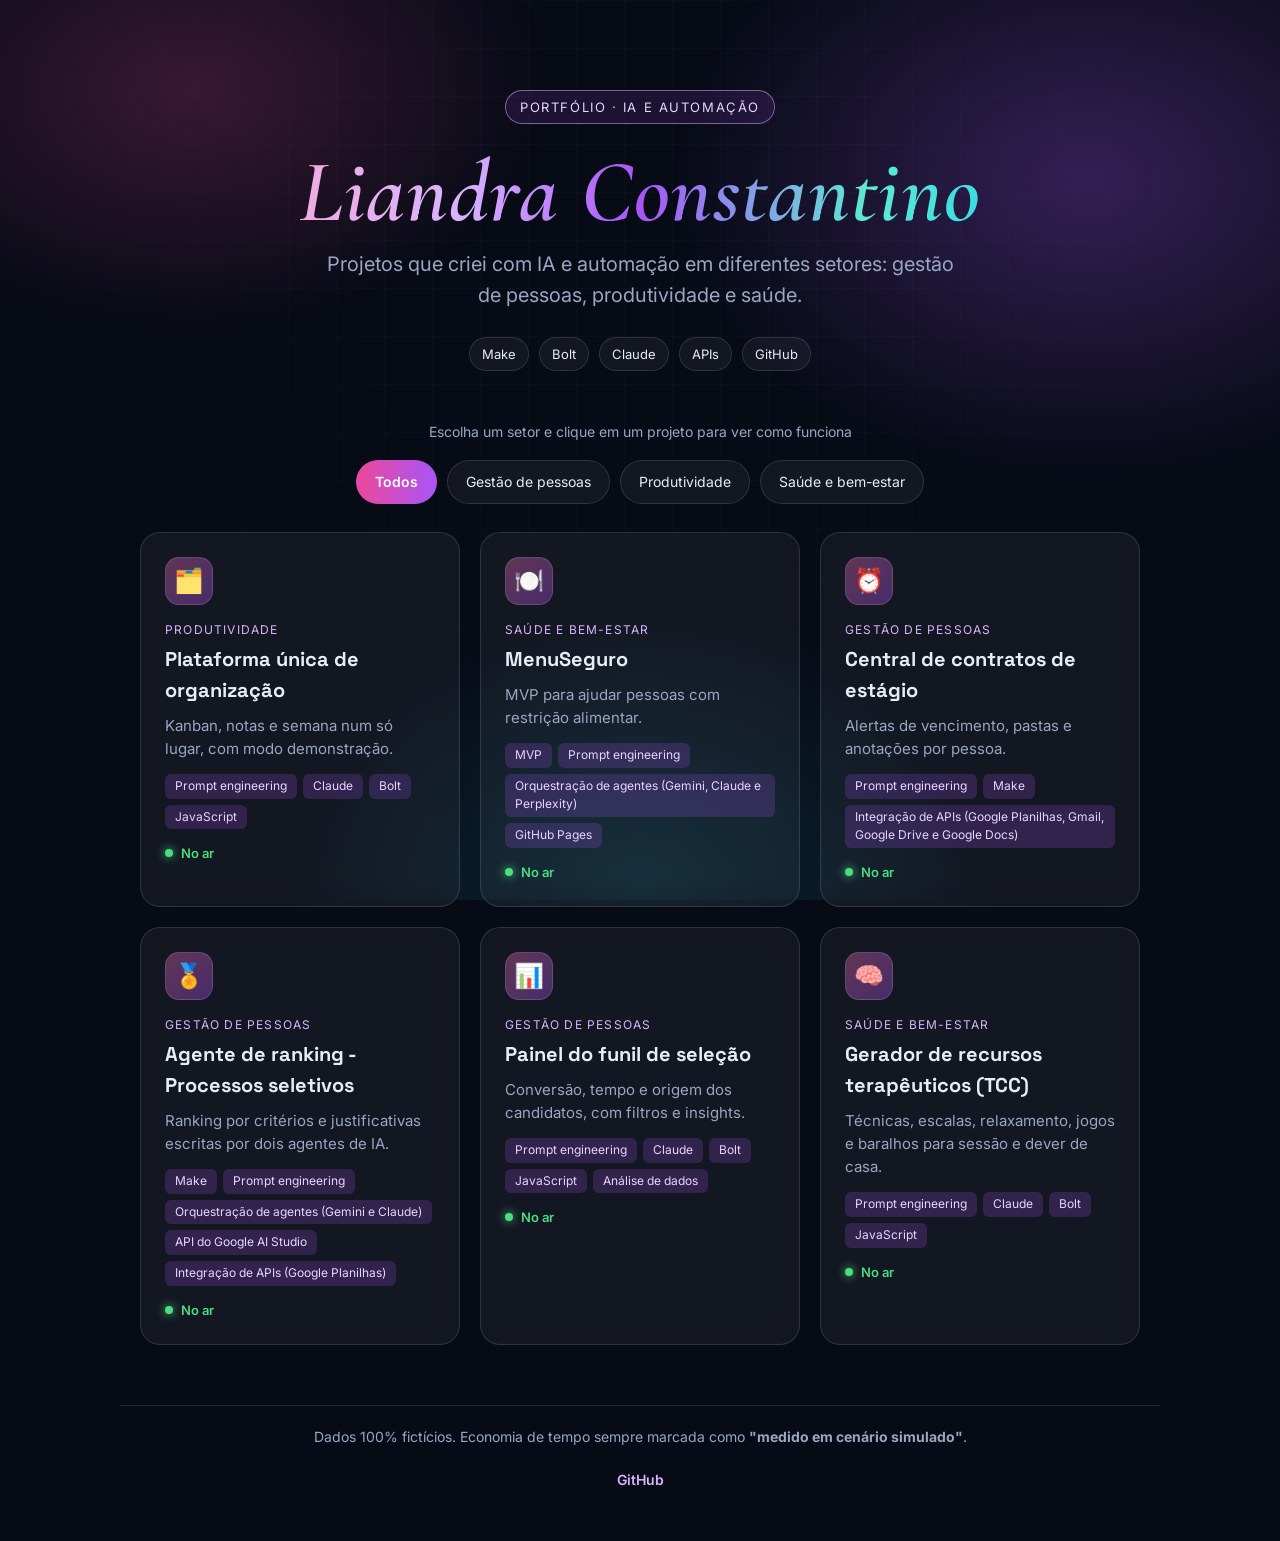
<file: index.html>
<!DOCTYPE html>
<html lang="pt-BR">
<head>
<meta charset="UTF-8">
<meta name="viewport" content="width=device-width, initial-scale=1">
<title>Liandra Constantino | Projetos de IA e automação</title>
<link rel="preconnect" href="https://fonts.googleapis.com">
<link href="https://fonts.googleapis.com/css2?family=Space+Grotesk:wght@500;700&family=Inter:wght@400;500;600&family=Cormorant+Garamond:ital,wght@0,500;0,600;1,500;1,600&display=swap" rel="stylesheet">
<style>
  :root{--bg:#070b16;--card:rgba(255,255,255,.05);--borda:rgba(255,255,255,.12);--texto:#e8ecf5;--suave:#9aa6c2;--ciano:#22d3ee;--violeta:#8b5cf6;--rosa:#ec4899}
  *{box-sizing:border-box}
  html{scroll-behavior:smooth}
  body{margin:0;font-family:Inter,system-ui,sans-serif;background:var(--bg);color:var(--texto);line-height:1.55;overflow-x:hidden;min-height:100vh}
  body::before{content:"";position:fixed;inset:0;z-index:-2;
    background:radial-gradient(600px 400px at 15% 10%,rgba(139,92,246,.30),transparent 60%),
               radial-gradient(700px 500px at 85% 20%,rgba(34,211,238,.22),transparent 60%),
               radial-gradient(600px 500px at 50% 100%,rgba(236,72,153,.16),transparent 60%)}
  body::after{content:"";position:fixed;inset:0;z-index:-1;opacity:.5;
    background-image:linear-gradient(rgba(255,255,255,.04) 1px,transparent 1px),linear-gradient(90deg,rgba(255,255,255,.04) 1px,transparent 1px);
    background-size:48px 48px;mask-image:radial-gradient(ellipse at 50% 30%,#000 30%,transparent 75%)}
  header{text-align:center;padding:90px 20px 40px;max-width:860px;margin:0 auto}
  .etiqueta{display:inline-block;font-size:13px;letter-spacing:.12em;text-transform:uppercase;color:var(--ciano);border:1px solid rgba(34,211,238,.4);padding:6px 14px;border-radius:999px;background:rgba(34,211,238,.08)}
  h1{font-family:"Space Grotesk",sans-serif;font-size:clamp(38px,7vw,68px);margin:22px 0 10px;line-height:1.05;
     background:linear-gradient(90deg,#fff,var(--ciano) 55%,var(--violeta));-webkit-background-clip:text;background-clip:text;color:transparent}
  .sub{font-size:clamp(16px,2.4vw,20px);color:var(--suave);max-width:640px;margin:0 auto}
  .selos{display:flex;flex-wrap:wrap;gap:10px;justify-content:center;margin-top:26px}
  .selos span{font-size:13px;color:var(--texto);background:var(--card);border:1px solid var(--borda);padding:6px 12px;border-radius:999px;backdrop-filter:blur(8px)}
  main{max-width:1040px;margin:0 auto;padding:10px 20px 60px}
  .dica{text-align:center;color:var(--suave);font-size:14px;margin:0 0 18px}
  .filtros{display:flex;flex-wrap:wrap;gap:10px;justify-content:center;margin-bottom:28px}
  .filtros button{font:inherit;font-size:14px;color:var(--texto);background:var(--card);border:1px solid var(--borda);padding:10px 18px;border-radius:999px;cursor:pointer;transition:.2s;backdrop-filter:blur(8px)}
  .filtros button:hover{border-color:var(--ciano)}
  .filtros button.ativo{background:linear-gradient(90deg,var(--violeta),var(--ciano));border-color:transparent;color:#06101c;font-weight:600}
  .grade{display:grid;grid-template-columns:repeat(auto-fill,minmax(300px,1fr));gap:20px}
  .card{position:relative;background:var(--card);border:1px solid var(--borda);border-radius:20px;padding:24px;cursor:pointer;backdrop-filter:blur(12px);
        transition:transform .25s,border-color .25s,box-shadow .25s;animation:entra .5s both;overflow:hidden}
  .card::before{content:"";position:absolute;inset:0;background:radial-gradient(300px 160px at var(--x,50%) var(--y,0%),rgba(34,211,238,.18),transparent 70%);opacity:0;transition:.3s}
  .card:hover,.card:focus{transform:translateY(-6px);border-color:rgba(34,211,238,.6);box-shadow:0 18px 40px rgba(34,211,238,.12);outline:0}
  .card:hover::before,.card:focus::before{opacity:1}
  .card>*{position:relative}
  .icone{width:48px;height:48px;border-radius:14px;display:grid;place-items:center;font-size:24px;background:linear-gradient(135deg,rgba(139,92,246,.35),rgba(34,211,238,.25));border:1px solid var(--borda)}
  .setor{font-size:12px;letter-spacing:.1em;text-transform:uppercase;color:var(--ciano);margin:16px 0 4px}
  .card h3{font-family:"Space Grotesk",sans-serif;font-size:20px;margin:0 0 8px}
  .card p{margin:0 0 14px;color:var(--suave);font-size:15px}
  .tags{display:flex;flex-wrap:wrap;gap:6px;margin-bottom:14px}
  .tags span{font-size:12px;padding:3px 10px;border-radius:6px;background:rgba(139,92,246,.18);color:#cdbbff}
  .status{font-size:13px;font-weight:600;display:flex;align-items:center;gap:8px}
  .status i{width:8px;height:8px;border-radius:50%;display:inline-block}
  .noar{color:#4ade80}.noar i{background:#4ade80;box-shadow:0 0 10px #4ade80;animation:pulsa 1.8s infinite}
  .breve{color:#fbbf24}.breve i{background:#fbbf24}
  @keyframes pulsa{50%{opacity:.35}}
  @keyframes entra{from{opacity:0;transform:translateY(16px)}to{opacity:1;transform:none}}
  .fundo-modal{position:fixed;inset:0;background:rgba(3,6,14,.8);backdrop-filter:blur(6px);display:none;align-items:center;justify-content:center;padding:16px;z-index:10}
  .fundo-modal.aberto{display:flex}
  .modal{background:#0d1324;border:1px solid var(--borda);border-radius:22px;max-width:920px;width:100%;max-height:92vh;overflow:auto;padding:30px;position:relative;box-shadow:0 30px 80px rgba(0,0,0,.6);animation:entra .3s}
  .fechar{position:absolute;top:14px;right:16px;border:1px solid var(--borda);background:var(--card);color:var(--texto);border-radius:50%;width:38px;height:38px;font-size:20px;cursor:pointer}
  .modal h2{font-family:"Space Grotesk",sans-serif;margin:0 0 6px;padding-right:44px;font-size:28px}
  .modal h4{margin:22px 0 4px;color:var(--ciano);font-size:13px;letter-spacing:.1em;text-transform:uppercase}
  .modal p{margin:0;color:var(--texto)}
  .modal iframe{width:100%;height:540px;border:1px solid var(--borda);border-radius:14px;margin-top:10px;background:#fff}
  .botao{display:inline-block;margin-top:14px;background:linear-gradient(90deg,var(--violeta),var(--ciano));color:#06101c;text-decoration:none;padding:11px 20px;border-radius:12px;font-weight:600}
  footer{text-align:center;color:var(--suave);padding:20px 20px 50px;font-size:14px;border-top:1px solid var(--borda);max-width:1040px;margin:0 auto}
  footer a{color:var(--ciano);text-decoration:none;font-weight:600}
  /* ===== Toque feminino: rosa, lilás e roxo ===== */
  :root{--lilas:#d8b4fe}
  h1{font-family:"Cormorant Garamond",serif;font-style:italic;font-weight:600;font-size:clamp(46px,9vw,88px);letter-spacing:.01em;padding:0 .1em;
     background:linear-gradient(90deg,#f9a8d4,#d8b4fe 28%,#a855f7 50%,#5eead4 78%,#22d3ee);-webkit-background-clip:text;background-clip:text;color:transparent}
  body::before{background:radial-gradient(600px 400px at 15% 10%,rgba(236,72,153,.22),transparent 60%),
               radial-gradient(700px 500px at 85% 20%,rgba(168,85,247,.28),transparent 60%),
               radial-gradient(600px 500px at 50% 100%,rgba(34,211,238,.14),transparent 60%)}
  .etiqueta{color:#e9d5ff;border-color:rgba(216,180,254,.5);background:rgba(168,85,247,.12)}
  .setor{color:var(--lilas)}
  .filtros button:hover{border-color:var(--lilas)}
  .filtros button.ativo{background:linear-gradient(90deg,#ec4899,#a855f7);color:#fff}
  .card:hover,.card:focus{border-color:rgba(216,180,254,.7);box-shadow:0 18px 40px rgba(168,85,247,.22)}
  .card::before{background:radial-gradient(300px 160px at var(--x,50%) var(--y,0%),rgba(244,114,182,.18),transparent 70%)}
  .icone{background:linear-gradient(135deg,rgba(244,114,182,.35),rgba(168,85,247,.35))}
  .tags span{background:rgba(168,85,247,.2);color:#e9d5ff}
  .modal h4{color:var(--lilas)}
  .botao{background:linear-gradient(90deg,#ec4899,#a855f7);color:#fff}
  .fechar:hover{border-color:var(--lilas)}
  footer a{color:var(--lilas)}
</style>
</head>
<body>
<header>
  <span class="etiqueta">Portfólio · IA e automação</span>
  <h1>Liandra Constantino</h1>
  <p class="sub">Projetos que criei com IA e automação em diferentes setores: gestão de pessoas, produtividade e saúde.</p>
  <div class="selos"><span>Make</span><span>Bolt</span><span>Claude</span><span>APIs</span><span>GitHub</span></div>
</header>

<main>
  <p class="dica">Escolha um setor e clique em um projeto para ver como funciona</p>
  <div class="filtros" id="filtros"></div>
  <div class="grade" id="grade"></div>
</main>

<div class="fundo-modal" id="fundo"><div class="modal" id="modal"></div></div>

<footer>
  Dados 100% fictícios. Economia de tempo sempre marcada como <b>"medido em cenário simulado"</b>.<br><br>
  <a href="https://github.com/liandraconstantino">GitHub</a>
</footer>

<script>
const projetos = [
  { tema:"Produtividade", icone:"🗂️", status:"no ar",
    titulo:"Plataforma única de organização",
    resumo:"Kanban, notas e semana num só lugar, com modo demonstração.",
    ferramentas:["Prompt engineering", "Claude", "Bolt", "JavaScript"],
    problema:"Tarefas, notas e agenda ficavam espalhadas em várias ferramentas, e muito tempo se perdia abrindo e conferindo cada uma.",
    como:"Um app próprio com quadro Kanban, notas em pastas e visão da semana. Os dados ficam no navegador de quem usa. O modo demonstração mostra dados fictícios para qualquer pessoa testar.",
    horas:"Antes: 40 min por dia conferindo cada sistema à mão. 40 min × 5 dias = 3h20 por semana, ou cerca de 13 horas por mês. Depois: 10 min por dia no painel único. 10 min × 5 dias = 50 min por semana, ou cerca de 3h20 por mês. Economia: 30 min por dia, ou 10 horas por mês e 120 horas por ano. Isso devolve cerca de 15 dias de trabalho por ano.",
    link:"plataforma-unica/", embed:true },
  { tema:"Saúde e bem-estar", icone:"🍽️", status:"no ar",
    titulo:"MenuSeguro",
    resumo:"MVP para ajudar pessoas com restrição alimentar.",
    ferramentas:["MVP","Prompt engineering", "Orquestração de agentes (Gemini, Claude e Perplexity)", "GitHub Pages"],
    problema:"Pessoas com restrição alimentar precisam de mais segurança ao escolher o que comer. O objetivo é trazer acessibilidade à informação alimentar: para qualquer pessoa, sem pagamento nem cadastro, e fácil de compartilhar",
    como:"MVP criado para um desafio do processo seletivo do iFuture 2027. Está no ar e pode ser testado clicando abaixo.",
    link:"https://liandraconstantino.github.io/menuseguro/" },
  { tema:"Gestão de pessoas", icone:"⏰", status:"no ar",
    titulo:"Central de contratos de estágio",
    resumo:"Alertas de vencimento, pastas e anotações por pessoa.",
    ferramentas:["Prompt engineering", "Make", "Integração de APIs (Google Planilhas, Gmail, Google Drive e Google Docs)"],
    problema:"Contratos de estágio vencem, e as informações de cada pessoa ficam espalhadas em vários lugares.",
    como:"Um fluxo no Make lê a planilha e envia por e-mail a lista dos contratos perto do vencimento. Outro fluxo cria, para cada pessoa, uma pasta no Drive com subpastas de avaliação de desempenho, pesquisa de clima e observações, mais um documento de anotações. Os links voltam para a planilha.",
    horas:"Antes: 15 min por pessoa, à mão. Depois: 1 min por pessoa, com o fluxo. Economia: 14 min por pessoa. Com 10 pessoas novas por mês (exemplo para facilitar o cálculo): 14 × 10 = 140 min, ou cerca de 2,3 horas por mês. Isso dá 28 horas por ano, ou mais de 3 dias de trabalho.",
    link:"central-de-contratos/" },
  { tema:"Gestão de pessoas", icone:"🏅", status:"no ar",
    titulo:"Agente de ranking - Processos seletivos",
    resumo:"Ranking por critérios e justificativas escritas por dois agentes de IA.",
    ferramentas:["Make","Prompt engineering","Orquestração de agentes (Gemini e Claude)","API do Google AI Studio","Integração de APIs (Google Planilhas)"],
    problema:"Comparar candidatos e escrever a justificativa de cada um toma muito tempo e muda de pessoa para pessoa.",
    como:"A planilha calcula a nota final e o ranking por fórmula, com pesos definidos pela pessoa recrutadora. No Make, um primeiro agente de IA escreve a justificativa de cada candidato e um segundo agente revisa o texto, tirando frases vagas e afirmações sem base. O resultado vai para a planilha, que pode ser enviada em PDF ao gestor. A decisão final é sempre humana.",
    horas:"Antes: 15 min por candidato, avaliado à mão. Em uma rodada com 8 candidatos (exemplo para facilitar o cálculo): 15 × 8 = 120 min, ou 2 horas por rodada. Com 1 rodada por semana, são 8 horas por mês. Depois: cerca de 4 min por rodada para rodar o agente, ou cerca de 16 min por mês. Economia: cerca de 7h45 por mês, ou cerca de 93 horas por ano. Isso devolve mais de 11 dias de trabalho.",
    link:"agente-de-ranking/" },
  { tema:"Gestão de pessoas", icone:"📊", status:"no ar",
    titulo:"Painel do funil de seleção",
    resumo:"Conversão, tempo e origem dos candidatos, com filtros e insights.",
    ferramentas:["Prompt engineering", "Claude", "Bolt", "JavaScript", "Análise de dados"],
    problema:"Sem números, fica difícil saber onde um processo seletivo trava e quais origens trazem melhores contratações.",
    como:"Um painel para cadastar candidaturas, filtros por vaga, origem e período, gráficos do funil, conversão, tempo por etapa e contratações por mês. Os insights são escritos por regras, e um botão copia os números para qualquer pessoa pedir uma análise a uma IA.",
    horas:"Antes: 10 min por candidato, cadastrando dados e calculando conversões à mão. Com 50 candidaturas por mês (exemplo para facilitar o cálculo): 10 × 50 = 500 min, ou cerca de 8h20 por mês. Depois: 3 min por candidato no painel. 3 × 50 = 150 min, ou 2h30 por mês. Economia: cerca de 5h50 por mês, ou 70 horas por ano. Isso devolve quase 9 dias de trabalho.",
    link:"painel-funil/", embed:true },
  { tema:"Saúde e bem-estar", icone:"🧠", status:"no ar",
    titulo:"Gerador de recursos terapêuticos (TCC)",
    resumo:"Técnicas, escalas, relaxamento, jogos e baralhos para sessão e dever de casa.",
    ferramentas:["Prompt engineering", "Claude", "Bolt", "JavaScript"],
    problema:"Montar materiais de Terapia Cognitivo-Comportamental para cada público toma tempo e, muitas vezes, falta recurso para imprimir ou comprar.",
    como:"O profissional escolhe o recurso, o público (criança, adolescente, adulto ou pessoa idosa) e o tema. Há registros e técnicas, escalas de acompanhamento, relaxamento guiado, baralhos, jogos e um gerador de dever de casa. Dá para preencher na tela ou imprimir. Nenhum dado de paciente é usado, nada é salvo, e a ferramenta apoia o psicólogo sem substituir o acompanhamento.",
    horas:"Antes: 40 min por paciente buscando materiais na internet. Com 15 pacientes por semana (exemplo para facilitar o cálculo): 40 × 15 = 600 min, ou 10 horas por semana, ou 40 horas por mês. Depois: 2 min por paciente no gerador. 2 × 15 = 30 min por semana, ou cerca de 2 horas por mês. Economia: cerca de 38 horas por mês, ou 456 horas por ano. Isso devolve mais de 2 meses de trabalho.",
    link:"gerador-tcc/", embed:true }
];

const temas = ["Todos","Gestão de pessoas","Produtividade","Saúde e bem-estar"];
let filtroAtual = "Todos";
const grade = document.getElementById("grade");
const filtros = document.getElementById("filtros");
const fundo = document.getElementById("fundo");
const modal = document.getElementById("modal");

function desenharFiltros(){
  filtros.innerHTML = "";
  temas.forEach(t=>{
    const b = document.createElement("button");
    b.textContent = t;
    if(t===filtroAtual) b.className = "ativo";
    b.onclick = ()=>{ filtroAtual=t; desenharFiltros(); desenharCards(); };
    filtros.appendChild(b);
  });
}

function desenharCards(){
  grade.innerHTML = "";
  projetos.filter(p=>filtroAtual==="Todos"||p.tema===filtroAtual).forEach((p,i)=>{
    const c = document.createElement("div");
    c.className = "card"; c.tabIndex = 0;
    c.style.animationDelay = (i*0.07)+"s";
    c.innerHTML = `<div class="icone">${p.icone}</div>
      <div class="setor">${p.tema}</div>
      <h3>${p.titulo}</h3><p>${p.resumo}</p>
      <div class="tags">${p.ferramentas.map(f=>`<span>${f}</span>`).join("")}</div>
      <div class="status ${p.status==="no ar"?"noar":"breve"}"><i></i>${p.status==="no ar"?"No ar":"Em breve"}</div>`;
    c.onmousemove = e=>{ const r=c.getBoundingClientRect(); c.style.setProperty("--x",(e.clientX-r.left)+"px"); c.style.setProperty("--y",(e.clientY-r.top)+"px"); };
    c.onclick = ()=>abrir(p);
    c.onkeydown = e=>{ if(e.key==="Enter") abrir(p); };
    grade.appendChild(c);
  });
}

function abrir(p){
  modal.innerHTML = `<button class="fechar" aria-label="Fechar">×</button>
    <h2>${p.icone} ${p.titulo}</h2>
    <h4>Qual problema resolve</h4><p>${p.problema}</p>
    <h4>Como funciona</h4><p>${p.como}</p>
    ${p.horas?`<h4>Tempo ganho (medido em cenário simulado)</h4><p>${p.horas}</p>`:""}
    ${p.embed?`<h4>Teste aqui mesmo</h4><iframe src="${p.link}" title="${p.titulo}"></iframe>
    <a class="botao" href="${p.link}" target="_blank" rel="noopener">Abrir em tela cheia</a>`:""}
    ${(p.link&&!p.embed)?`<a class="botao" href="${p.link}" target="_blank" rel="noopener">Abrir projeto</a>`:""}`;
  modal.querySelector(".fechar").onclick = fechar;
  fundo.classList.add("aberto");
}
function fechar(){ fundo.classList.remove("aberto"); modal.innerHTML=""; }
fundo.onclick = e=>{ if(e.target===fundo) fechar(); };
document.onkeydown = e=>{ if(e.key==="Escape") fechar(); };

desenharFiltros(); desenharCards();
</script>
</body>
</html>
</file>
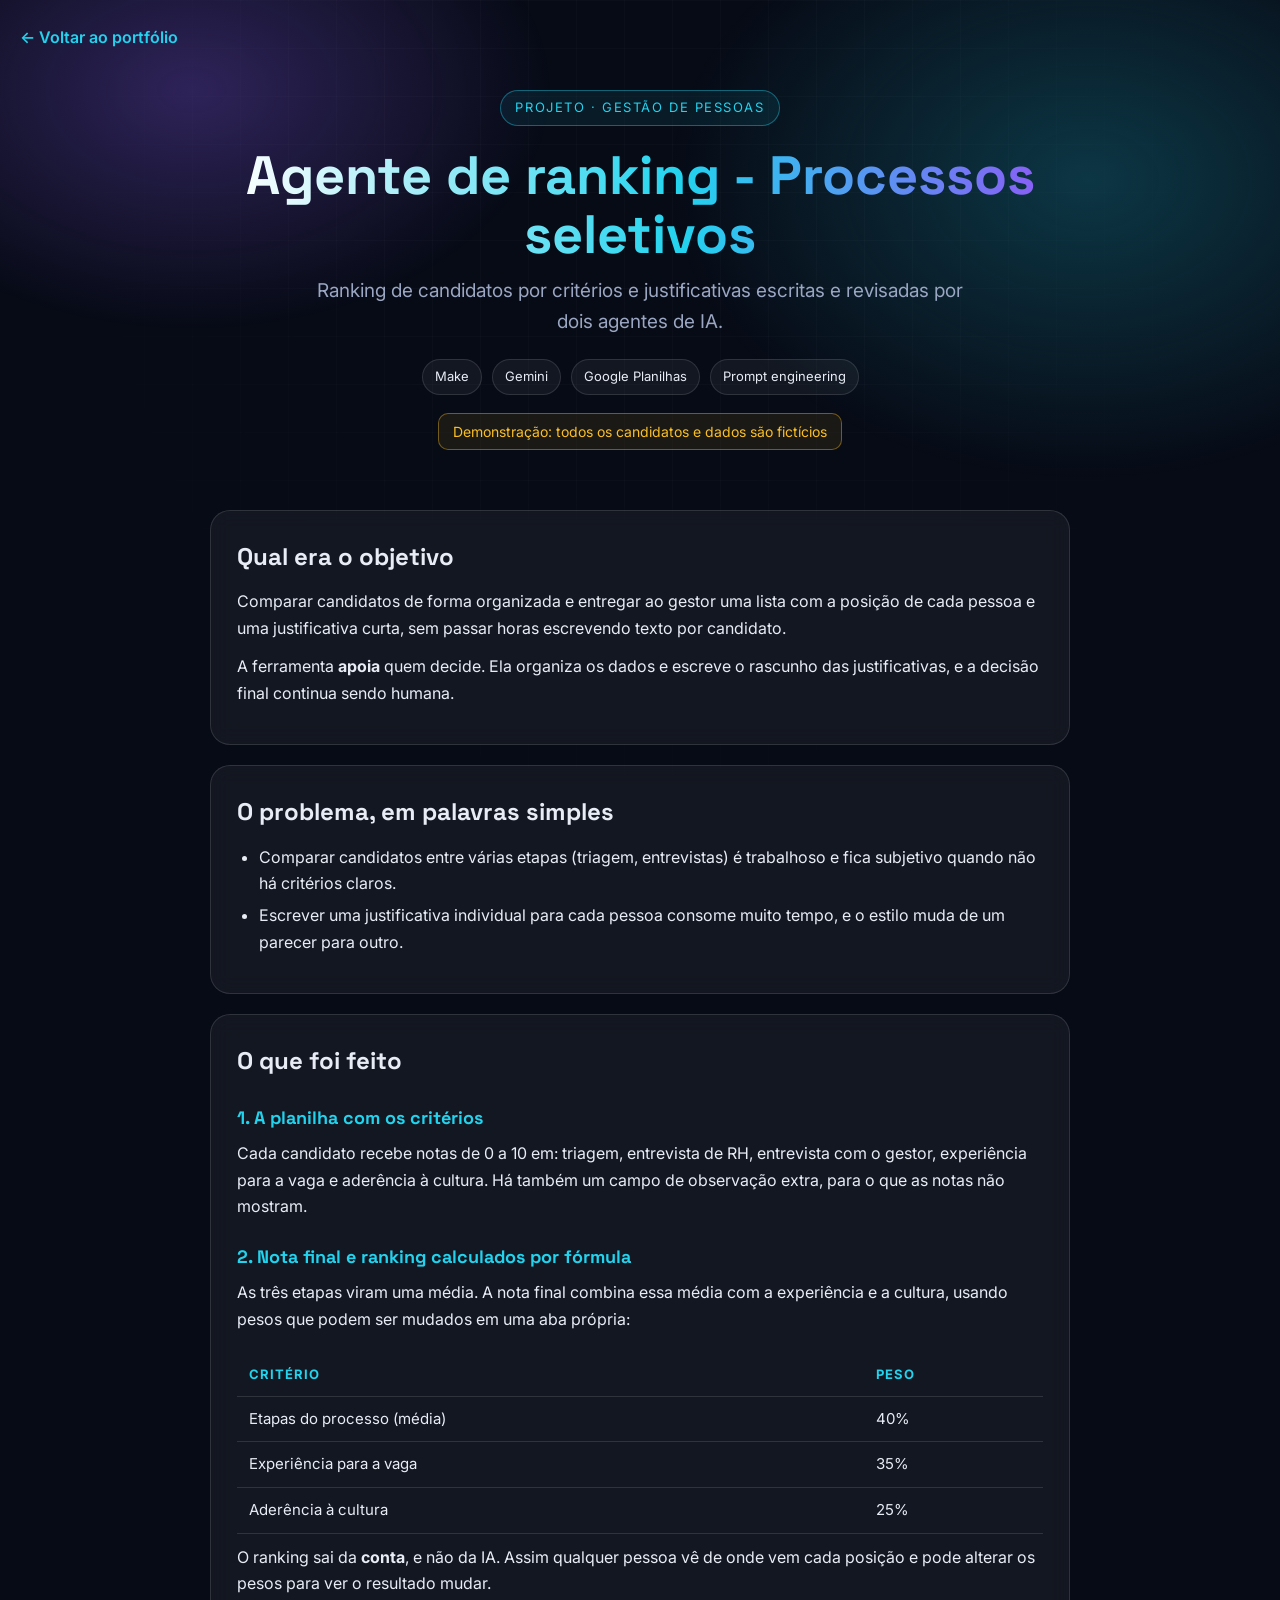
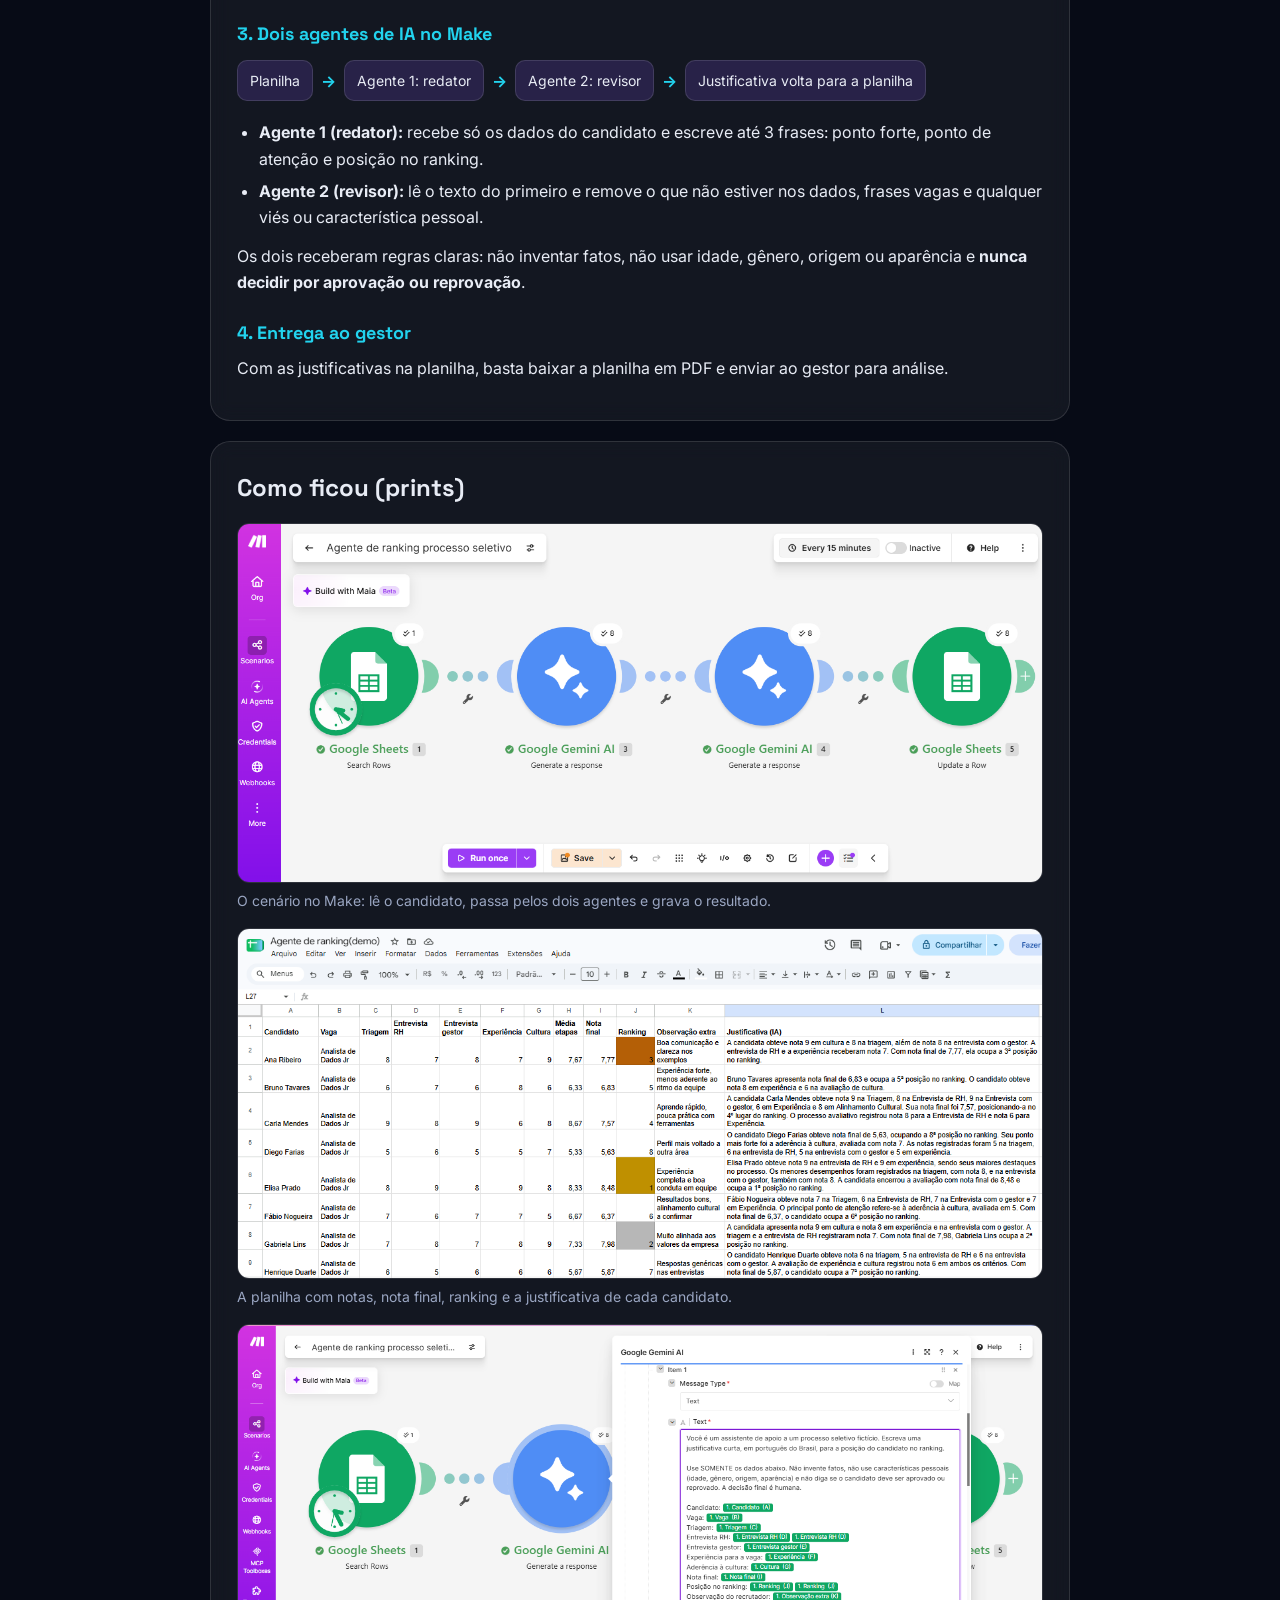
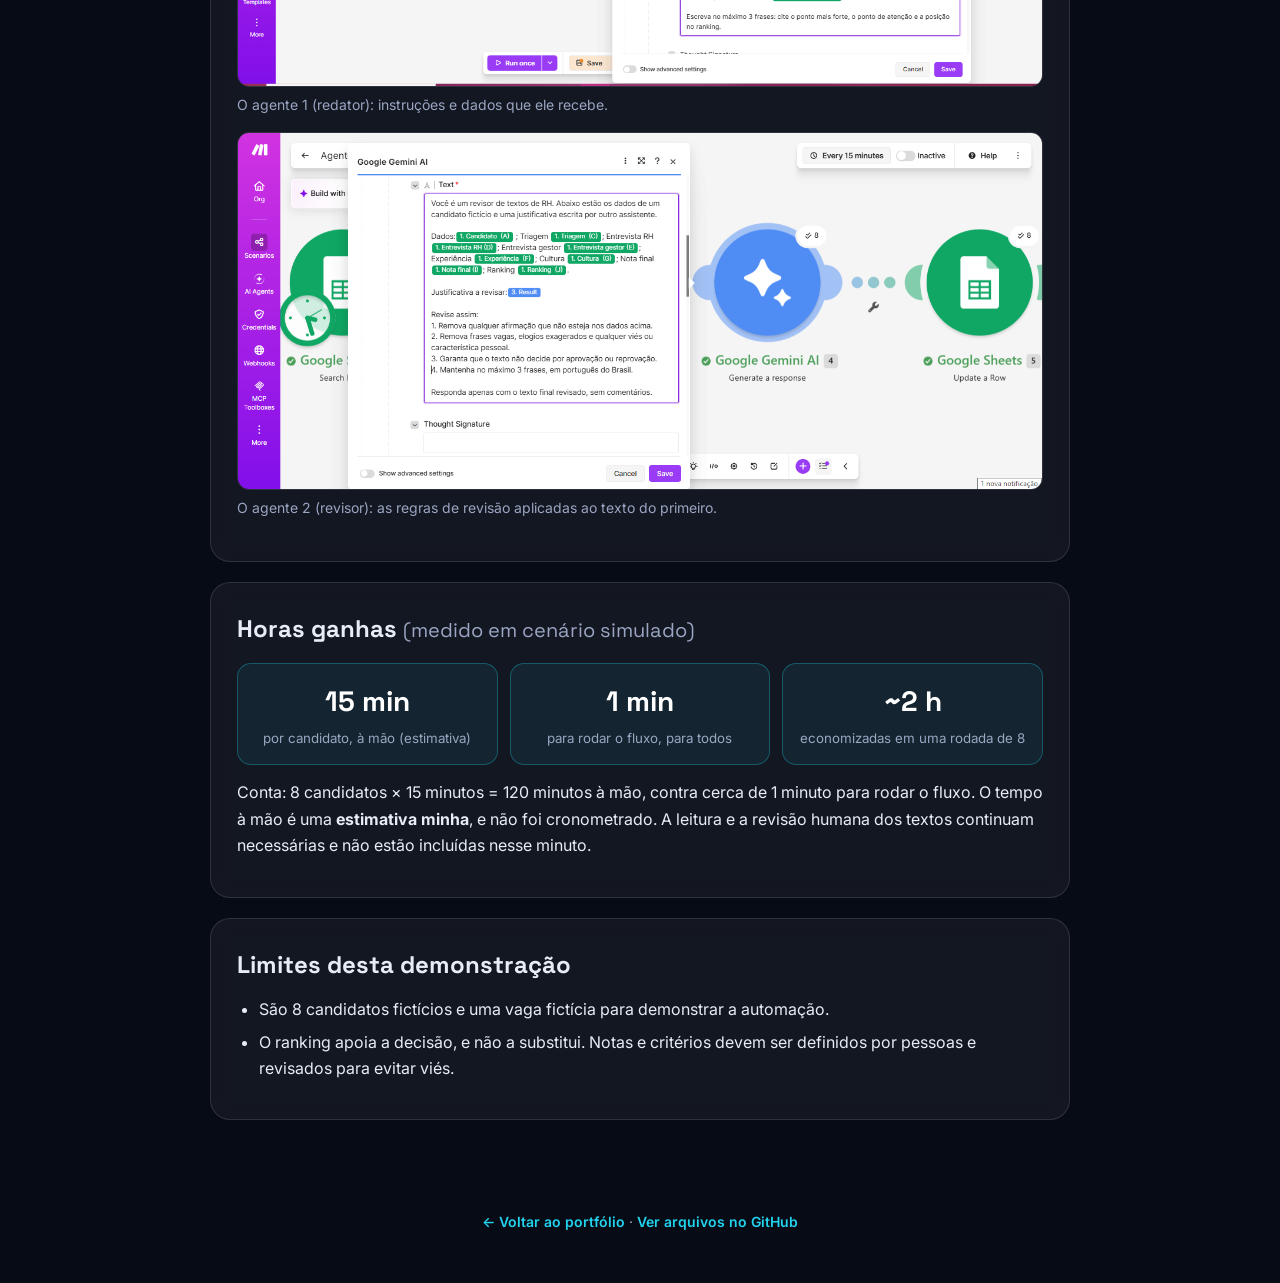
<file: agente-de-ranking/index.html>
<!DOCTYPE html>
<html lang="pt-BR">
<head>
<meta charset="UTF-8">
<meta name="viewport" content="width=device-width, initial-scale=1">
<title>Agente de ranking - Processos seletivos | Liandra Constantino</title>
<link rel="preconnect" href="https://fonts.googleapis.com">
<link href="https://fonts.googleapis.com/css2?family=Space+Grotesk:wght@500;700&family=Inter:wght@400;500;600&display=swap" rel="stylesheet">
<link rel="stylesheet" href="../estilo-projeto.css">
</head>
<body>
<a class="voltar" href="../">← Voltar ao portfólio</a>
<header>
  <span class="etiqueta">Projeto · Gestão de pessoas</span>
  <h1>Agente de ranking - Processos seletivos</h1>
  <p class="sub">Ranking de candidatos por critérios e justificativas escritas e revisadas por dois agentes de IA.</p>
  <div class="selos"><span>Make</span><span>Gemini</span><span>Google Planilhas</span><span>Prompt engineering</span></div>
  <span class="aviso">Demonstração: todos os candidatos e dados são fictícios</span>
</header>

<main>
<section>
  <h2>Qual era o objetivo</h2>
  <p>Comparar candidatos de forma organizada e entregar ao gestor uma lista com a posição de cada pessoa e uma justificativa curta, sem passar horas escrevendo texto por candidato.</p>
  <p>A ferramenta <b>apoia</b> quem decide. Ela organiza os dados e escreve o rascunho das justificativas, e a decisão final continua sendo humana.</p>
</section>

<section>
  <h2>O problema, em palavras simples</h2>
  <ul>
    <li>Comparar candidatos entre várias etapas (triagem, entrevistas) é trabalhoso e fica subjetivo quando não há critérios claros.</li>
    <li>Escrever uma justificativa individual para cada pessoa consome muito tempo, e o estilo muda de um parecer para outro.</li>
  </ul>
</section>

<section>
  <h2>O que foi feito</h2>

  <h3>1. A planilha com os critérios</h3>
  <p>Cada candidato recebe notas de 0 a 10 em: triagem, entrevista de RH, entrevista com o gestor, experiência para a vaga e aderência à cultura. Há também um campo de observação extra, para o que as notas não mostram.</p>

  <h3>2. Nota final e ranking calculados por fórmula</h3>
  <p>As três etapas viram uma média. A nota final combina essa média com a experiência e a cultura, usando pesos que podem ser mudados em uma aba própria:</p>
  <div class="tabela"><table>
    <tr><th>Critério</th><th>Peso</th></tr>
    <tr><td>Etapas do processo (média)</td><td>40%</td></tr>
    <tr><td>Experiência para a vaga</td><td>35%</td></tr>
    <tr><td>Aderência à cultura</td><td>25%</td></tr>
  </table></div>
  <p>O ranking sai da <b>conta</b>, e não da IA. Assim qualquer pessoa vê de onde vem cada posição e pode alterar os pesos para ver o resultado mudar.</p>

  <h3>3. Dois agentes de IA no Make</h3>
  <div class="fluxo"><span>Planilha</span><b>→</b><span>Agente 1: redator</span><b>→</b><span>Agente 2: revisor</span><b>→</b><span>Justificativa volta para a planilha</span></div>
  <ul>
    <li><b>Agente 1 (redator):</b> recebe só os dados do candidato e escreve até 3 frases: ponto forte, ponto de atenção e posição no ranking.</li>
    <li><b>Agente 2 (revisor):</b> lê o texto do primeiro e remove o que não estiver nos dados, frases vagas e qualquer viés ou característica pessoal.</li>
  </ul>
  <p>Os dois receberam regras claras: não inventar fatos, não usar idade, gênero, origem ou aparência e <b>nunca decidir por aprovação ou reprovação</b>.</p>

  <h3>4. Entrega ao gestor</h3>
  <p>Com as justificativas na planilha, basta baixar a planilha em PDF e enviar ao gestor para análise.</p>
</section>

<section>
  <h2>Como ficou (prints)</h2>
  <figure><a href="01-cenario-make.png" target="_blank" rel="noopener"><img src="01-cenario-make.png" alt="Cenário no Make" loading="lazy"></a><figcaption>O cenário no Make: lê o candidato, passa pelos dois agentes e grava o resultado.</figcaption></figure>
  <figure><a href="02-planilha-ranking.png" target="_blank" rel="noopener"><img src="02-planilha-ranking.png" alt="Planilha com ranking e justificativas" loading="lazy"></a><figcaption>A planilha com notas, nota final, ranking e a justificativa de cada candidato.</figcaption></figure>
  <figure><a href="03-modulo2-redator.png" target="_blank" rel="noopener"><img src="03-modulo2-redator.png" alt="Módulo do agente redator" loading="lazy"></a><figcaption>O agente 1 (redator): instruções e dados que ele recebe.</figcaption></figure>
  <figure><a href="04-modulo3-revisor.png" target="_blank" rel="noopener"><img src="04-modulo3-revisor.png" alt="Módulo do agente revisor" loading="lazy"></a><figcaption>O agente 2 (revisor): as regras de revisão aplicadas ao texto do primeiro.</figcaption></figure>
</section>

<section>
  <h2>Horas ganhas <small style="color:var(--suave);font-weight:400">(medido em cenário simulado)</small></h2>
  <div class="destaque">
    <div><strong>15 min</strong><small>por candidato, à mão (estimativa)</small></div>
    <div><strong>1 min</strong><small>para rodar o fluxo, para todos</small></div>
    <div><strong>~2 h</strong><small>economizadas em uma rodada de 8</small></div>
  </div>
  <p>Conta: 8 candidatos × 15 minutos = 120 minutos à mão, contra cerca de 1 minuto para rodar o fluxo. O tempo à mão é uma <b>estimativa minha</b>, e não foi cronometrado. A leitura e a revisão humana dos textos continuam necessárias e não estão incluídas nesse minuto.</p>
</section>

<section>
  <h2>Limites desta demonstração</h2>
  <ul>
    <li>São 8 candidatos fictícios e uma vaga fictícia para demonstrar a automação.</li>
    <li>O ranking apoia a decisão, e não a substitui. Notas e critérios devem ser definidos por pessoas e revisados para evitar viés.</li>
  </ul>
</section>
</main>

<footer>
  <a href="../">← Voltar ao portfólio</a> ·
  <a href="https://github.com/liandraconstantino/portfolio/tree/main/agente-de-ranking">Ver arquivos no GitHub</a>
</footer>
</body>
</html>
</file>
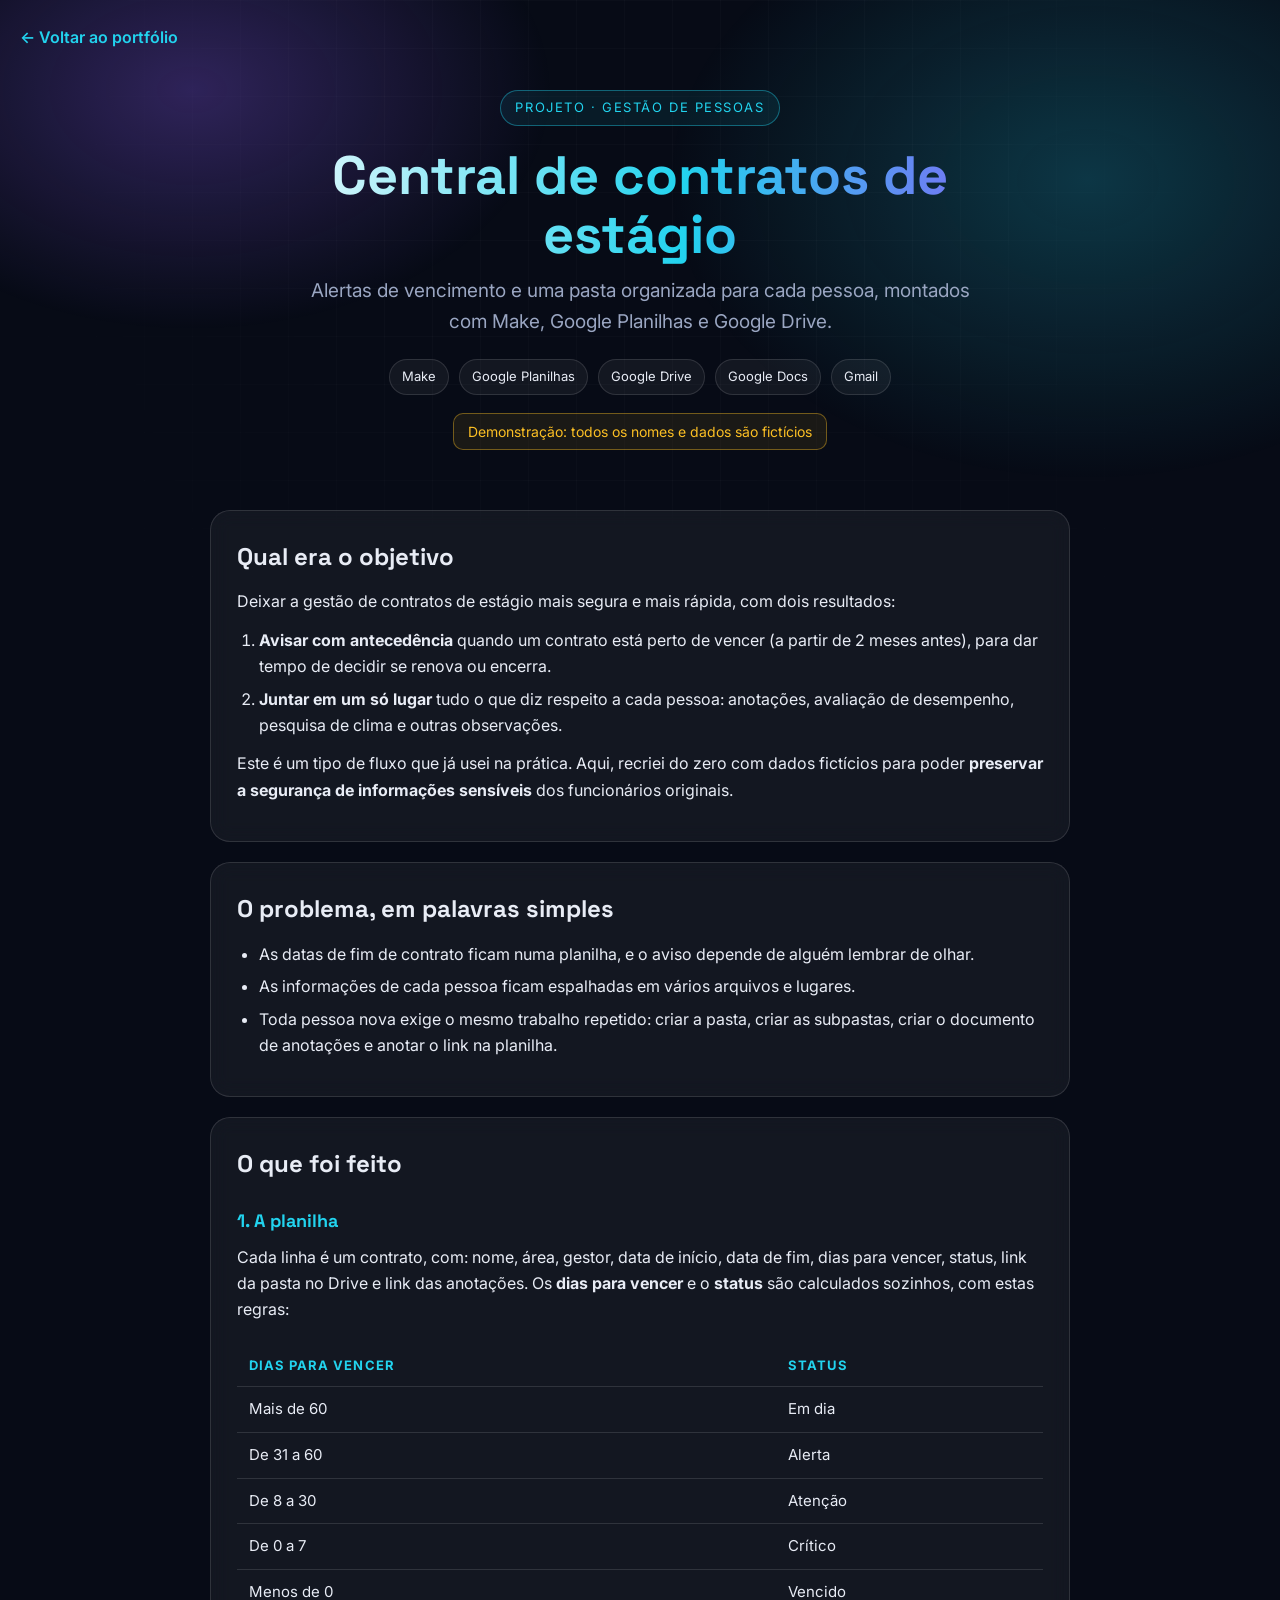
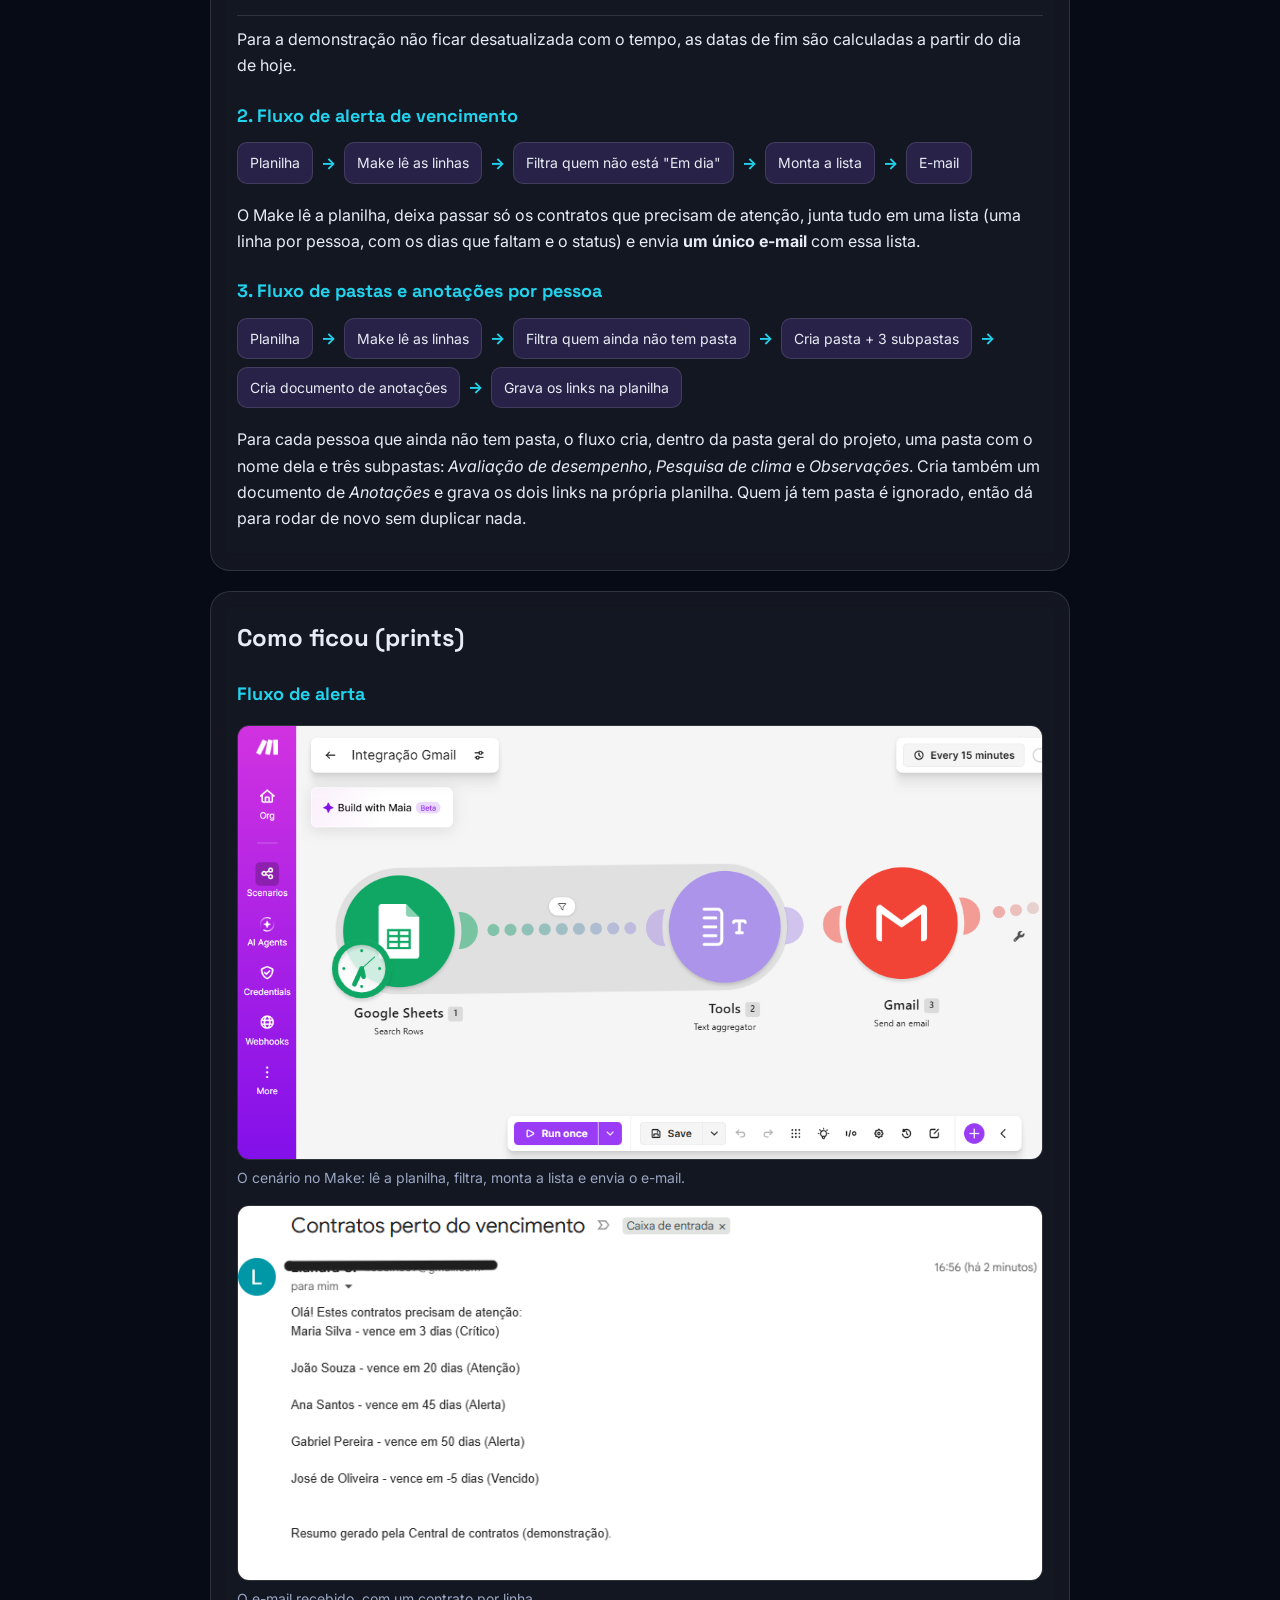
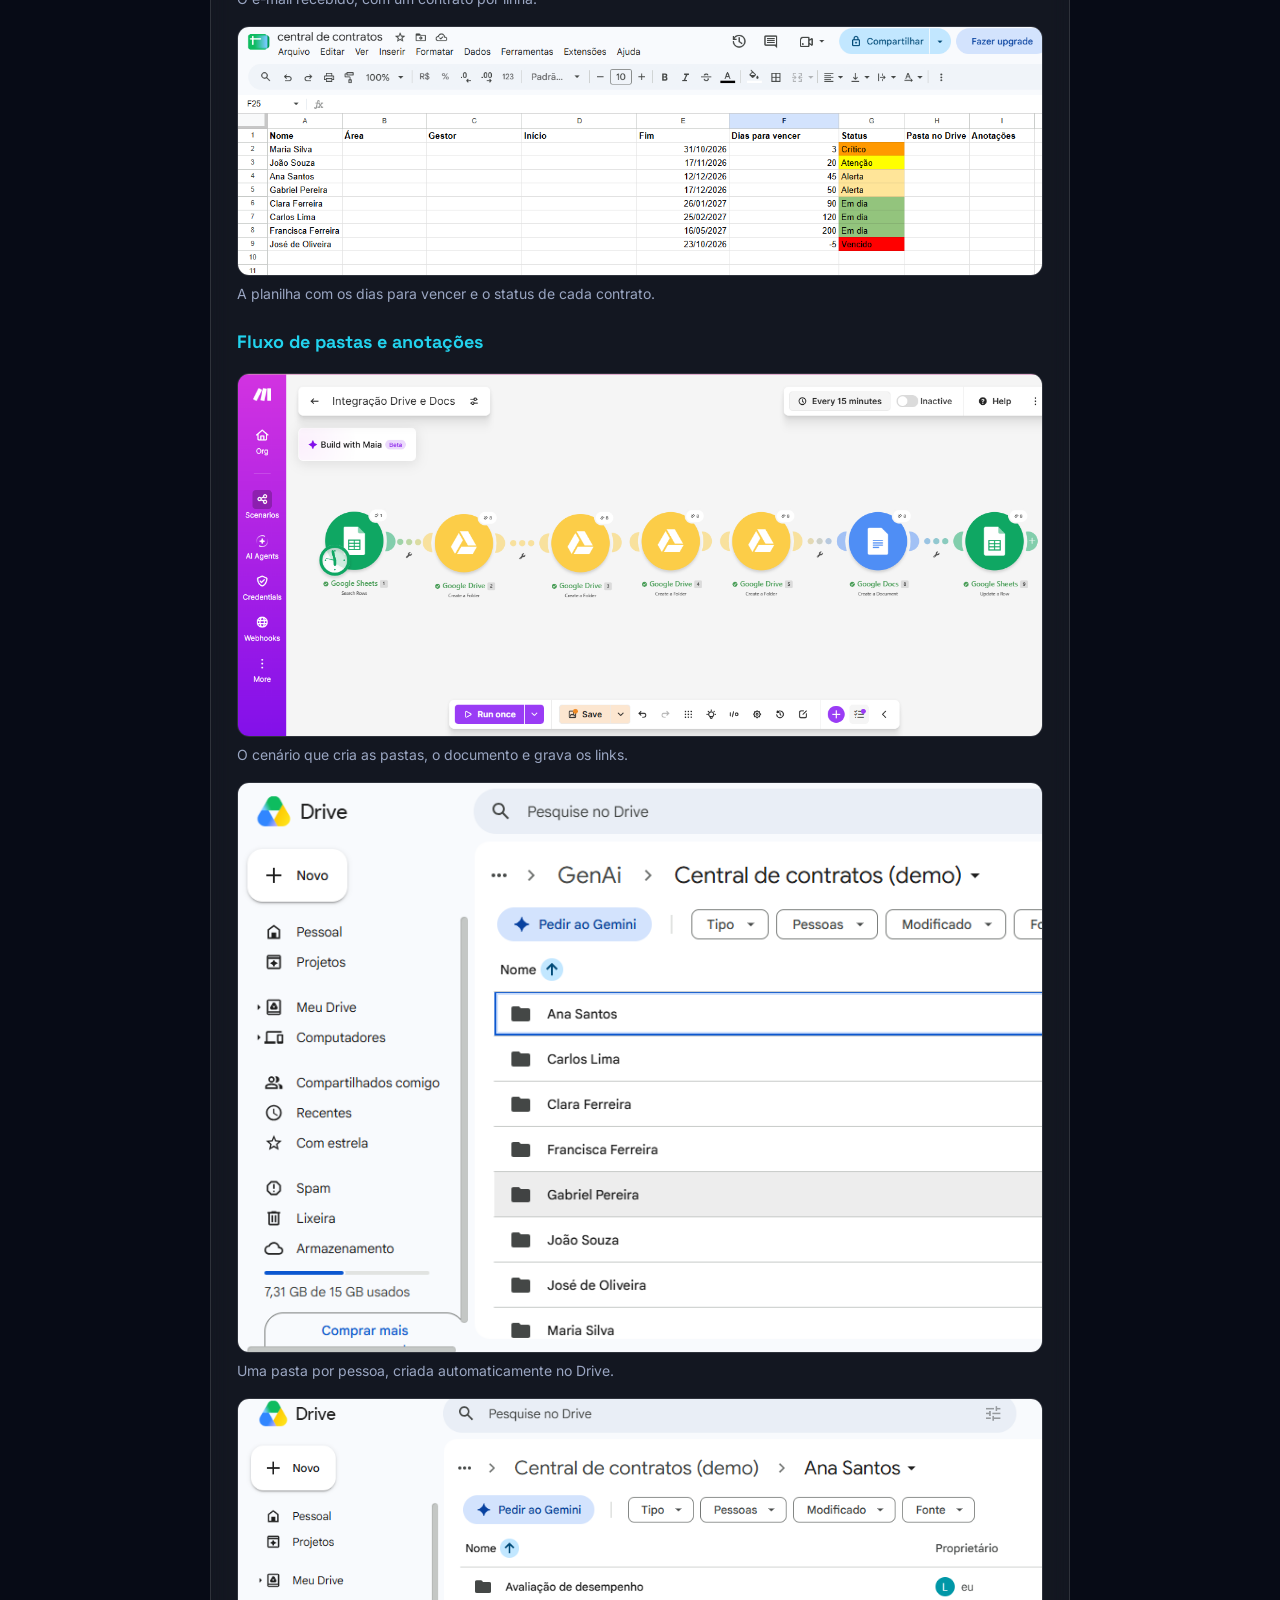
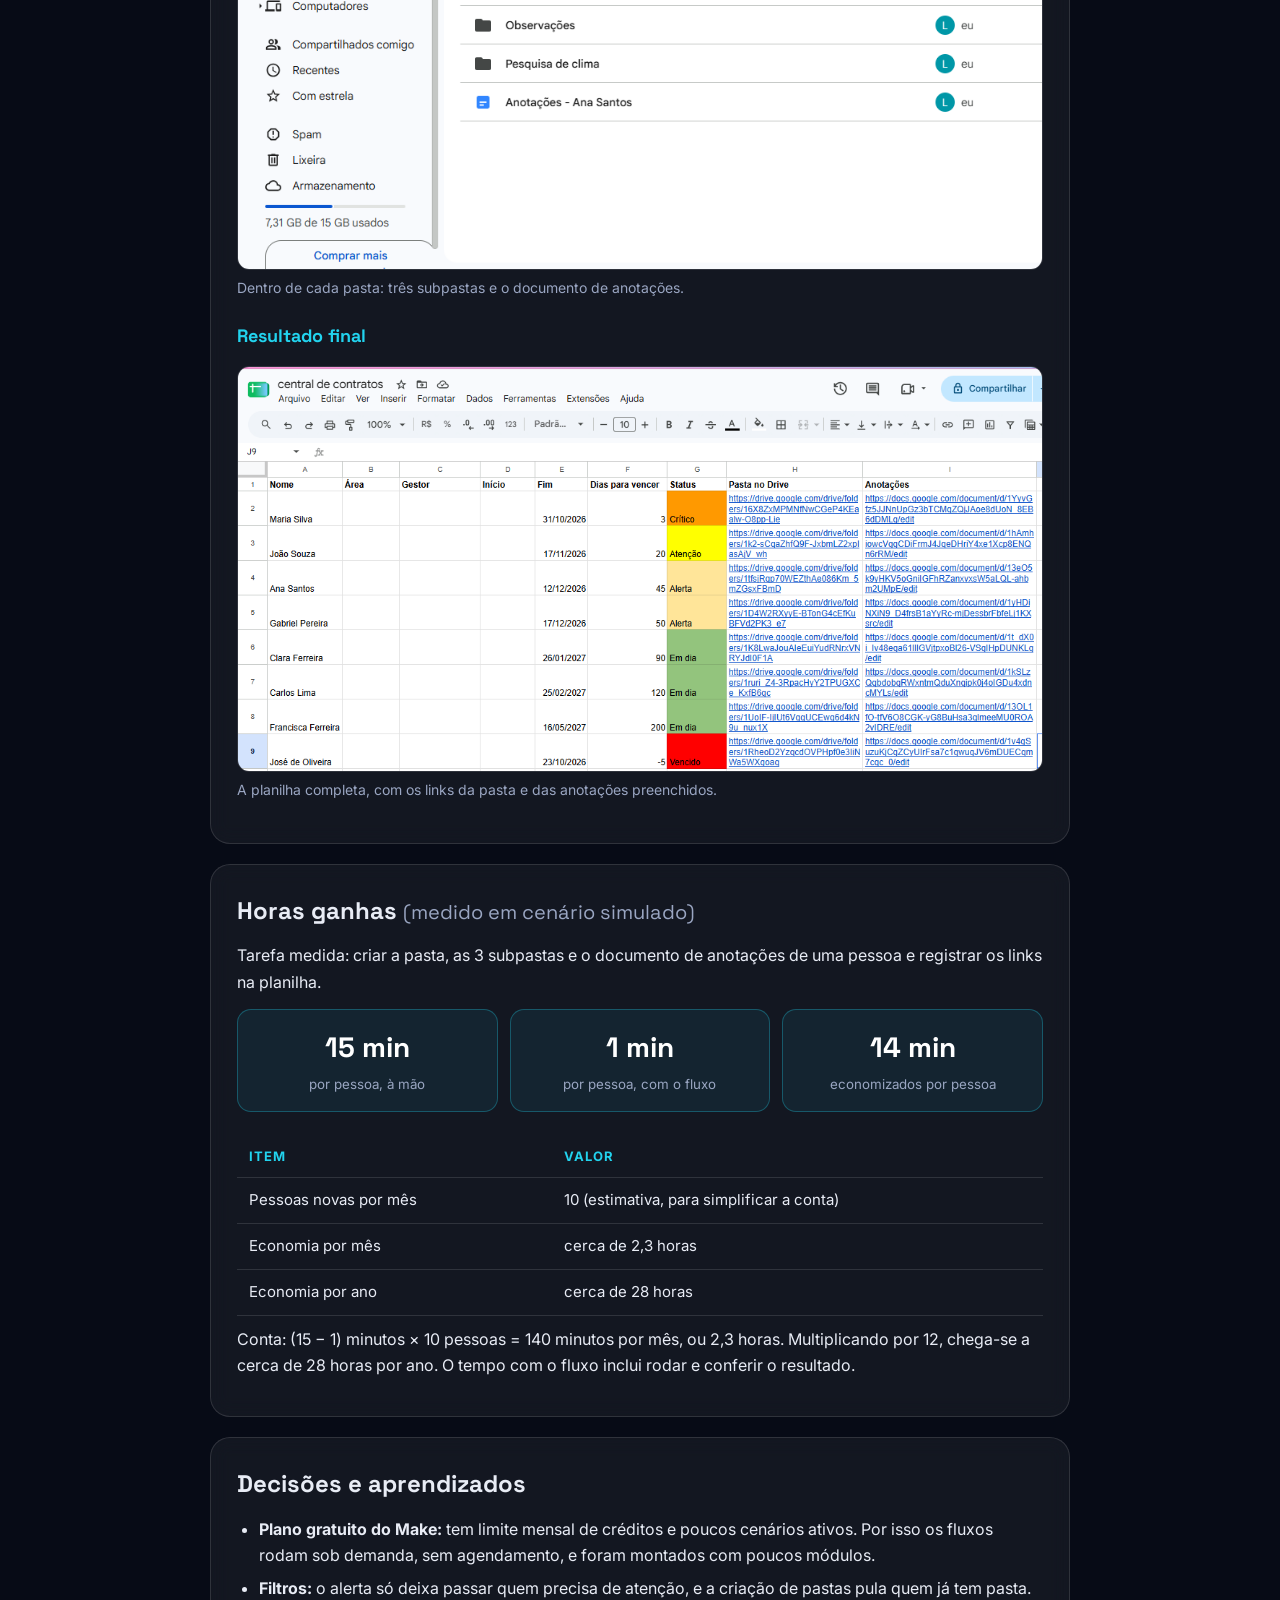
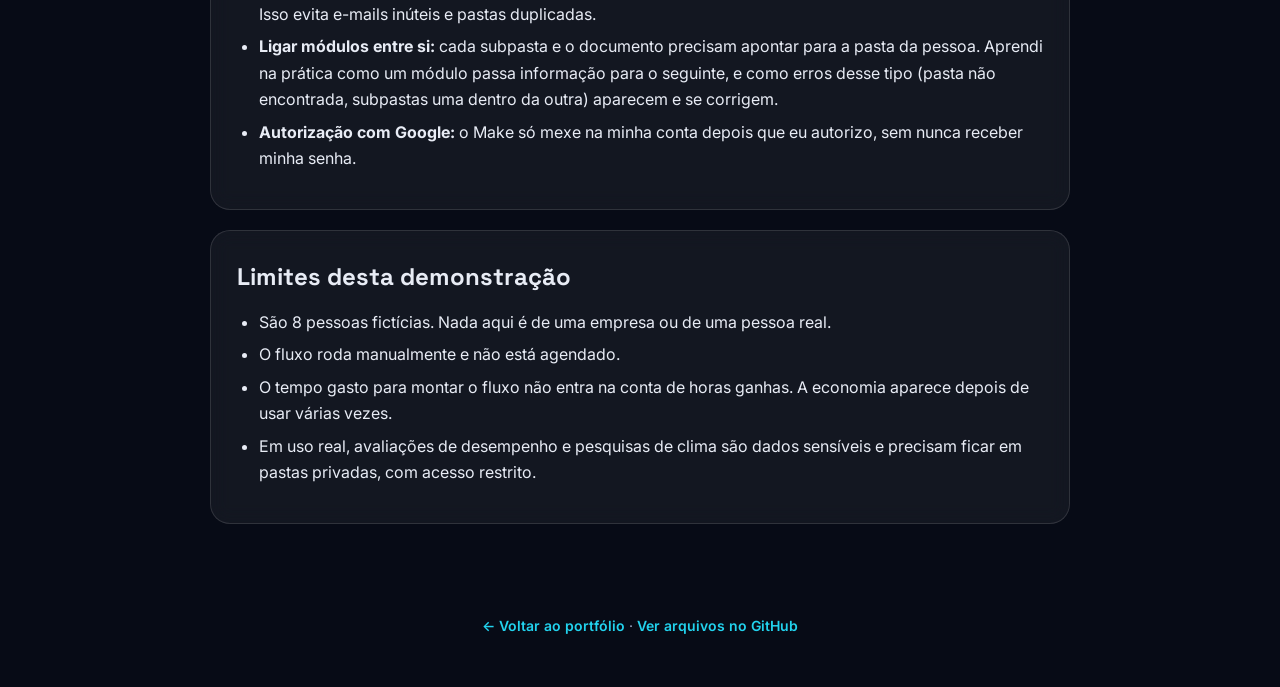
<file: central-de-contratos/index.html>
<!DOCTYPE html>
<html lang="pt-BR">
<head>
<meta charset="UTF-8">
<meta name="viewport" content="width=device-width, initial-scale=1">
<title>Central de contratos de estágio | Liandra Constantino</title>
<link rel="preconnect" href="https://fonts.googleapis.com">
<link href="https://fonts.googleapis.com/css2?family=Space+Grotesk:wght@500;700&family=Inter:wght@400;500;600&display=swap" rel="stylesheet">
<style>
  :root{--bg:#070b16;--card:rgba(255,255,255,.05);--borda:rgba(255,255,255,.12);--texto:#e8ecf5;--suave:#9aa6c2;--ciano:#22d3ee;--violeta:#8b5cf6}
  *{box-sizing:border-box}
  body{margin:0;font-family:Inter,system-ui,sans-serif;background:var(--bg);color:var(--texto);line-height:1.65;overflow-x:hidden}
  body::before{content:"";position:fixed;inset:0;z-index:-2;
    background:radial-gradient(600px 400px at 15% 10%,rgba(139,92,246,.30),transparent 60%),
               radial-gradient(700px 500px at 85% 20%,rgba(34,211,238,.22),transparent 60%)}
  body::after{content:"";position:fixed;inset:0;z-index:-1;opacity:.5;
    background-image:linear-gradient(rgba(255,255,255,.04) 1px,transparent 1px),linear-gradient(90deg,rgba(255,255,255,.04) 1px,transparent 1px);
    background-size:48px 48px;mask-image:radial-gradient(ellipse at 50% 20%,#000 30%,transparent 75%)}
  .voltar{display:inline-block;margin:24px 20px 0;color:var(--ciano);text-decoration:none;font-weight:600}
  header{text-align:center;padding:40px 20px 30px;max-width:860px;margin:0 auto}
  .etiqueta{display:inline-block;font-size:13px;letter-spacing:.12em;text-transform:uppercase;color:var(--ciano);border:1px solid rgba(34,211,238,.4);padding:6px 14px;border-radius:999px;background:rgba(34,211,238,.08)}
  h1{font-family:"Space Grotesk",sans-serif;font-size:clamp(32px,6vw,54px);margin:20px 0 10px;line-height:1.1;
     background:linear-gradient(90deg,#fff,var(--ciano) 55%,var(--violeta));-webkit-background-clip:text;background-clip:text;color:transparent}
  .sub{font-size:clamp(16px,2.4vw,19px);color:var(--suave);max-width:660px;margin:0 auto}
  .selos{display:flex;flex-wrap:wrap;gap:10px;justify-content:center;margin-top:22px}
  .selos span{font-size:13px;background:var(--card);border:1px solid var(--borda);padding:6px 12px;border-radius:999px}
  .aviso{display:inline-block;margin-top:18px;font-size:14px;color:#fbbf24;border:1px solid rgba(251,191,36,.4);background:rgba(251,191,36,.08);padding:6px 14px;border-radius:10px}
  main{max-width:900px;margin:0 auto;padding:10px 20px 60px}
  section{background:var(--card);border:1px solid var(--borda);border-radius:20px;padding:26px;margin:20px 0;backdrop-filter:blur(10px)}
  h2{font-family:"Space Grotesk",sans-serif;font-size:24px;margin:0 0 12px}
  h3{font-family:"Space Grotesk",sans-serif;font-size:18px;margin:22px 0 8px;color:var(--ciano)}
  p{margin:0 0 12px}
  ol,ul{margin:0 0 12px;padding-left:22px}
  li{margin-bottom:6px}
  table{width:100%;border-collapse:collapse;margin:10px 0;font-size:15px}
  th,td{padding:10px 12px;text-align:left;border-bottom:1px solid var(--borda)}
  th{color:var(--ciano);font-size:13px;letter-spacing:.08em;text-transform:uppercase}
  .tabela{overflow-x:auto}
  .fluxo{display:flex;flex-wrap:wrap;align-items:center;gap:8px;margin:12px 0 18px}
  .fluxo span{background:rgba(139,92,246,.18);border:1px solid var(--borda);padding:8px 12px;border-radius:10px;font-size:14px}
  .fluxo b{color:var(--ciano)}
  figure{margin:16px 0}
  figure img{width:100%;border-radius:12px;border:1px solid var(--borda);display:block}
  figcaption{font-size:14px;color:var(--suave);margin-top:6px}
  .destaque{display:grid;grid-template-columns:repeat(auto-fit,minmax(170px,1fr));gap:12px;margin:14px 0}
  .destaque div{background:rgba(34,211,238,.07);border:1px solid rgba(34,211,238,.3);border-radius:14px;padding:14px;text-align:center}
  .destaque strong{display:block;font-family:"Space Grotesk",sans-serif;font-size:28px;color:#fff}
  .destaque small{color:var(--suave)}
  footer{text-align:center;color:var(--suave);padding:10px 20px 50px;font-size:14px}
  footer a{color:var(--ciano);font-weight:600;text-decoration:none}
</style>
</head>
<body>
<a class="voltar" href="../">← Voltar ao portfólio</a>
<header>
  <span class="etiqueta">Projeto · Gestão de pessoas</span>
  <h1>Central de contratos de estágio</h1>
  <p class="sub">Alertas de vencimento e uma pasta organizada para cada pessoa, montados com Make, Google Planilhas e Google Drive.</p>
  <div class="selos"><span>Make</span><span>Google Planilhas</span><span>Google Drive</span><span>Google Docs</span><span>Gmail</span></div>
  <span class="aviso">Demonstração: todos os nomes e dados são fictícios</span>
</header>

<main>
<section>
  <h2>Qual era o objetivo</h2>
  <p>Deixar a gestão de contratos de estágio mais segura e mais rápida, com dois resultados:</p>
  <ol>
    <li><b>Avisar com antecedência</b> quando um contrato está perto de vencer (a partir de 2 meses antes), para dar tempo de decidir se renova ou encerra.</li>
    <li><b>Juntar em um só lugar</b> tudo o que diz respeito a cada pessoa: anotações, avaliação de desempenho, pesquisa de clima e outras observações.</li>
  </ol>
  <p>Este é um tipo de fluxo que já usei na prática. Aqui, recriei do zero com dados fictícios para poder <b>preservar a segurança de informações sensíveis</b> dos funcionários originais.</p>
</section>

<section>
  <h2>O problema, em palavras simples</h2>
  <ul>
    <li>As datas de fim de contrato ficam numa planilha, e o aviso depende de alguém lembrar de olhar.</li>
    <li>As informações de cada pessoa ficam espalhadas em vários arquivos e lugares.</li>
    <li>Toda pessoa nova exige o mesmo trabalho repetido: criar a pasta, criar as subpastas, criar o documento de anotações e anotar o link na planilha.</li>
  </ul>
</section>

<section>
  <h2>O que foi feito</h2>

  <h3>1. A planilha</h3>
  <p>Cada linha é um contrato, com: nome, área, gestor, data de início, data de fim, dias para vencer, status, link da pasta no Drive e link das anotações. Os <b>dias para vencer</b> e o <b>status</b> são calculados sozinhos, com estas regras:</p>
  <div class="tabela"><table>
    <tr><th>Dias para vencer</th><th>Status</th></tr>
    <tr><td>Mais de 60</td><td>Em dia</td></tr>
    <tr><td>De 31 a 60</td><td>Alerta</td></tr>
    <tr><td>De 8 a 30</td><td>Atenção</td></tr>
    <tr><td>De 0 a 7</td><td>Crítico</td></tr>
    <tr><td>Menos de 0</td><td>Vencido</td></tr>
  </table></div>
  <p>Para a demonstração não ficar desatualizada com o tempo, as datas de fim são calculadas a partir do dia de hoje.</p>

  <h3>2. Fluxo de alerta de vencimento</h3>
  <div class="fluxo"><span>Planilha</span><b>→</b><span>Make lê as linhas</span><b>→</b><span>Filtra quem não está "Em dia"</span><b>→</b><span>Monta a lista</span><b>→</b><span>E-mail</span></div>
  <p>O Make lê a planilha, deixa passar só os contratos que precisam de atenção, junta tudo em uma lista (uma linha por pessoa, com os dias que faltam e o status) e envia <b>um único e-mail</b> com essa lista.</p>

  <h3>3. Fluxo de pastas e anotações por pessoa</h3>
  <div class="fluxo"><span>Planilha</span><b>→</b><span>Make lê as linhas</span><b>→</b><span>Filtra quem ainda não tem pasta</span><b>→</b><span>Cria pasta + 3 subpastas</span><b>→</b><span>Cria documento de anotações</span><b>→</b><span>Grava os links na planilha</span></div>
  <p>Para cada pessoa que ainda não tem pasta, o fluxo cria, dentro da pasta geral do projeto, uma pasta com o nome dela e três subpastas: <i>Avaliação de desempenho</i>, <i>Pesquisa de clima</i> e <i>Observações</i>. Cria também um documento de <i>Anotações</i> e grava os dois links na própria planilha. Quem já tem pasta é ignorado, então dá para rodar de novo sem duplicar nada.</p>
</section>

<section>
  <h2>Como ficou (prints)</h2>

  <h3>Fluxo de alerta</h3>
  <figure><a href="01-alerta-cenario-make.png" target="_blank" rel="noopener"><img src="01-alerta-cenario-make.png" alt="Cenário do alerta no Make" loading="lazy"></a><figcaption>O cenário no Make: lê a planilha, filtra, monta a lista e envia o e-mail.</figcaption></figure>
  <figure><a href="02-alerta-email.png" target="_blank" rel="noopener"><img src="02-alerta-email.png" alt="E-mail de alerta recebido" loading="lazy"></a><figcaption>O e-mail recebido, com um contrato por linha.</figcaption></figure>
  <figure><a href="03-alerta-planilha.png" target="_blank" rel="noopener"><img src="03-alerta-planilha.png" alt="Planilha com os status" loading="lazy"></a><figcaption>A planilha com os dias para vencer e o status de cada contrato.</figcaption></figure>

  <h3>Fluxo de pastas e anotações</h3>
  <figure><a href="04-pastas-cenario-make.png" target="_blank" rel="noopener"><img src="04-pastas-cenario-make.png" alt="Cenário das pastas no Make" loading="lazy"></a><figcaption>O cenário que cria as pastas, o documento e grava os links.</figcaption></figure>
  <figure><a href="05-pastas-drive.png" target="_blank" rel="noopener"><img src="05-pastas-drive.png" alt="Pastas criadas no Drive" loading="lazy"></a><figcaption>Uma pasta por pessoa, criada automaticamente no Drive.</figcaption></figure>
  <figure><a href="06-subpastas-pessoa.png" target="_blank" rel="noopener"><img src="06-subpastas-pessoa.png" alt="Subpastas e anotações de uma pessoa" loading="lazy"></a><figcaption>Dentro de cada pasta: três subpastas e o documento de anotações.</figcaption></figure>

  <h3>Resultado final</h3>
  <figure><a href="07-planilha-final.png" target="_blank" rel="noopener"><img src="07-planilha-final.png" alt="Planilha completa com os links preenchidos" loading="lazy"></a><figcaption>A planilha completa, com os links da pasta e das anotações preenchidos.</figcaption></figure>
</section>

<section>
  <h2>Horas ganhas <small style="color:var(--suave);font-weight:400">(medido em cenário simulado)</small></h2>
  <p>Tarefa medida: criar a pasta, as 3 subpastas e o documento de anotações de uma pessoa e registrar os links na planilha.</p>
  <div class="destaque">
    <div><strong>15 min</strong><small>por pessoa, à mão</small></div>
    <div><strong>1 min</strong><small>por pessoa, com o fluxo</small></div>
    <div><strong>14 min</strong><small>economizados por pessoa</small></div>
  </div>
  <div class="tabela"><table>
    <tr><th>Item</th><th>Valor</th></tr>
    <tr><td>Pessoas novas por mês</td><td>10 (estimativa, para simplificar a conta)</td></tr>
    <tr><td>Economia por mês</td><td>cerca de 2,3 horas</td></tr>
    <tr><td>Economia por ano</td><td>cerca de 28 horas</td></tr>
  </table></div>
  <p>Conta: (15 − 1) minutos × 10 pessoas = 140 minutos por mês, ou 2,3 horas. Multiplicando por 12, chega-se a cerca de 28 horas por ano. O tempo com o fluxo inclui rodar e conferir o resultado.</p>
</section>

<section>
  <h2>Decisões e aprendizados</h2>
  <ul>
    <li><b>Plano gratuito do Make:</b> tem limite mensal de créditos e poucos cenários ativos. Por isso os fluxos rodam sob demanda, sem agendamento, e foram montados com poucos módulos.</li>
    <li><b>Filtros:</b> o alerta só deixa passar quem precisa de atenção, e a criação de pastas pula quem já tem pasta. Isso evita e-mails inúteis e pastas duplicadas.</li>
    <li><b>Ligar módulos entre si:</b> cada subpasta e o documento precisam apontar para a pasta da pessoa. Aprendi na prática como um módulo passa informação para o seguinte, e como erros desse tipo (pasta não encontrada, subpastas uma dentro da outra) aparecem e se corrigem.</li>
    <li><b>Autorização com Google:</b> o Make só mexe na minha conta depois que eu autorizo, sem nunca receber minha senha.</li>
  </ul>
</section>

<section>
  <h2>Limites desta demonstração</h2>
  <ul>
    <li>São 8 pessoas fictícias. Nada aqui é de uma empresa ou de uma pessoa real.</li>
    <li>O fluxo roda manualmente e não está agendado.</li>
    <li>O tempo gasto para montar o fluxo não entra na conta de horas ganhas. A economia aparece depois de usar várias vezes.</li>
    <li>Em uso real, avaliações de desempenho e pesquisas de clima são dados sensíveis e precisam ficar em pastas privadas, com acesso restrito.</li>
  </ul>
</section>
</main>

<footer>
  <a href="../">← Voltar ao portfólio</a> ·
  <a href="https://github.com/liandraconstantino/portfolio/tree/main/central-de-contratos">Ver arquivos no GitHub</a>
</footer>
</body>
</html>
</file>
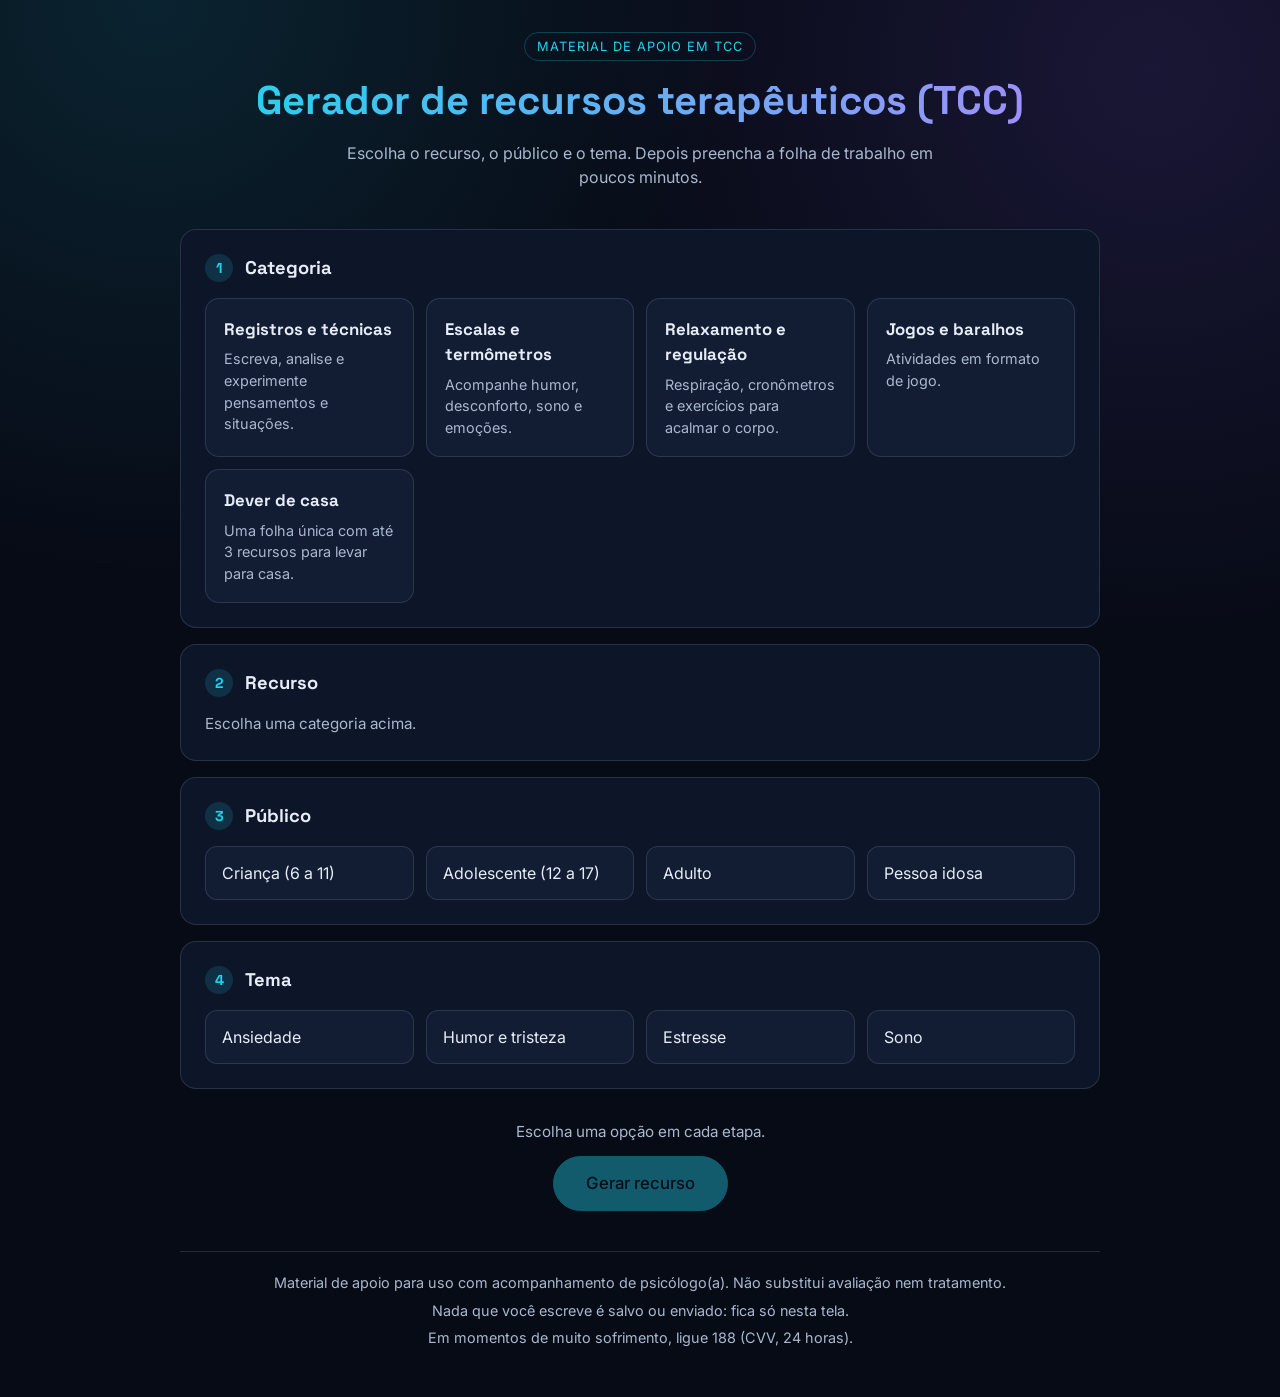
<file: gerador-tcc/index.html>
<!doctype html>
<html lang="pt-BR">
<head>
  <meta charset="UTF-8" />
  <meta name="viewport" content="width=device-width, initial-scale=1.0" />
  <title>Gerador de recursos terapêuticos (TCC)</title>
  <link rel="preconnect" href="https://fonts.googleapis.com" />
  <link rel="preconnect" href="https://fonts.gstatic.com" crossorigin />
  <link href="https://fonts.googleapis.com/css2?family=Inter:wght@400;500;700&family=Space+Grotesk:wght@500;700&display=swap" rel="stylesheet" />
  <style>
    /* Cores e fontes do tema escuro */
    :root {
      --bg: #070b16;
      --surface: #0d1528;
      --surface-2: #121c33;
      --campo: #070b16;
      --borda: rgba(34, 211, 238, 0.25);
      --borda-suave: rgba(148, 163, 184, 0.2);
      --texto: #e6edf7;
      --texto-2: #a9b8cf;
      --ciano: #22d3ee;
      --violeta: #8b5cf6;
      --fonte-corpo: 'Inter', system-ui, sans-serif;
      --fonte-titulo: 'Space Grotesk', 'Inter', sans-serif;
    }

    * { box-sizing: border-box; }

    body {
      margin: 0;
      min-height: 100vh;
      font-family: var(--fonte-corpo);
      font-size: 16px;
      line-height: 1.5;
      color: var(--texto);
      background:
        radial-gradient(circle at 12% 0%, rgba(34, 211, 238, 0.12), transparent 40%),
        radial-gradient(circle at 90% 8%, rgba(139, 92, 246, 0.14), transparent 40%),
        var(--bg);
      background-attachment: fixed;
    }

    /* Pessoa idosa: letra maior e mais espaço */
    body.publico-idoso { font-size: 20px; }

    .oculta { display: none !important; }

    .app {
      max-width: 960px;
      margin: 0 auto;
      padding: 32px 20px 48px;
    }

    h1, h2, h3 {
      font-family: var(--fonte-titulo);
      line-height: 1.2;
      margin: 0;
      font-weight: 700;
    }

    h1 { font-size: clamp(1.7rem, 4vw, 2.5rem); }

    .topo { text-align: center; margin-bottom: 40px; }

    .selo {
      display: inline-block;
      margin: 0 0 16px;
      padding: 4px 12px;
      border: 1px solid var(--borda);
      border-radius: 999px;
      color: var(--ciano);
      font-size: 0.8rem;
      letter-spacing: 0.08em;
      text-transform: uppercase;
    }

    .topo h1 {
      background: linear-gradient(90deg, var(--ciano), #a78bfa);
      -webkit-background-clip: text;
      background-clip: text;
      color: transparent;
    }

    .subtitulo { color: var(--texto-2); max-width: 620px; margin: 16px auto 0; }

    /* Tela de escolhas */
    .grupo {
      background: var(--surface);
      border: 1px solid var(--borda-suave);
      border-radius: 16px;
      padding: 24px;
      margin-bottom: 16px;
    }

    .grupo h2 {
      font-size: 1.15rem;
      display: flex;
      align-items: center;
      gap: 12px;
      margin-bottom: 16px;
    }

    .num {
      display: inline-grid;
      place-items: center;
      width: 28px;
      height: 28px;
      border-radius: 50%;
      background: rgba(34, 211, 238, 0.15);
      color: var(--ciano);
      font-size: 0.9rem;
    }

    .opcoes {
      display: grid;
      grid-template-columns: repeat(auto-fit, minmax(170px, 1fr));
      gap: 12px;
    }

    .opcao {
      font: inherit;
      color: var(--texto);
      background: var(--surface-2);
      border: 1px solid var(--borda-suave);
      border-radius: 12px;
      padding: 14px 16px;
      text-align: left;
      cursor: pointer;
      transition: border-color 0.2s, background 0.2s, transform 0.15s, box-shadow 0.2s;
    }

    .opcao:hover {
      border-color: var(--borda);
      transform: translateY(-2px);
    }

    .opcao[aria-pressed="true"] {
      border-color: var(--ciano);
      background: rgba(34, 211, 238, 0.12);
      box-shadow: 0 0 0 1px var(--ciano), 0 8px 24px rgba(34, 211, 238, 0.15);
    }

    .acao {
      display: flex;
      flex-direction: column;
      align-items: center;
      gap: 12px;
      margin-top: 32px;
    }

    .dica { color: var(--texto-2); margin: 0; font-size: 0.95rem; }

    /* Botões */
    .btn-primario,
    .btn-sec,
    .btn-pequeno {
      font: inherit;
      font-weight: 500;
      border-radius: 999px;
      cursor: pointer;
      transition: background 0.2s, border-color 0.2s, transform 0.15s, opacity 0.2s;
    }

    .btn-primario {
      background: var(--ciano);
      color: #04111d;
      border: 1px solid var(--ciano);
      padding: 14px 32px;
      font-size: 1.05rem;
      box-shadow: 0 8px 24px rgba(34, 211, 238, 0.25);
    }

    .btn-primario:hover:not(:disabled) { background: #67e8f9; transform: translateY(-1px); }

    .btn-primario:disabled {
      opacity: 0.4;
      cursor: not-allowed;
      box-shadow: none;
    }

    .btn-sec {
      background: transparent;
      color: var(--texto);
      border: 1px solid var(--borda-suave);
      padding: 10px 20px;
    }

    .btn-sec:hover { border-color: var(--ciano); color: var(--ciano); }

    .btn-pequeno {
      background: transparent;
      color: var(--texto-2);
      border: 1px solid var(--borda-suave);
      padding: 6px 14px;
      font-size: 0.85rem;
    }

    .btn-pequeno:hover { border-color: #f87171; color: #f87171; }

    .btn-primario:focus-visible,
    .btn-sec:focus-visible,
    .btn-pequeno:focus-visible,
    .opcao:focus-visible {
      outline: 2px solid var(--violeta);
      outline-offset: 2px;
    }

    /* Barra de ações da folha */
    .barra {
      position: sticky;
      top: 0;
      z-index: 10;
      display: flex;
      flex-wrap: wrap;
      gap: 12px;
      justify-content: space-between;
      padding: 12px 0;
      margin-bottom: 16px;
      background: rgba(7, 11, 22, 0.9);
      backdrop-filter: blur(8px);
    }

    .barra .grupo-botoes { display: flex; flex-wrap: wrap; gap: 12px; }

    /* Folha de trabalho */
    .folha {
      background: var(--surface);
      border: 1px solid var(--borda-suave);
      border-radius: 20px;
      padding: 32px;
      box-shadow: 0 24px 60px rgba(0, 0, 0, 0.35);
    }

    .folha-topo {
      border-bottom: 1px solid var(--borda-suave);
      padding-bottom: 16px;
      margin-bottom: 24px;
    }

    .folha-meta {
      margin: 0 0 8px;
      color: var(--ciano);
      font-size: 0.9rem;
      letter-spacing: 0.04em;
    }

    .folha-topo h2 { font-size: clamp(1.5rem, 3.5vw, 2rem); }

    .bloco { margin-bottom: 24px; }

    .bloco h3 {
      font-size: 1.05rem;
      color: var(--violeta);
      margin-bottom: 8px;
    }

    .bloco p { margin: 0; color: var(--texto-2); }

    .exemplo {
      border: 1px dashed var(--borda);
      border-radius: 14px;
      padding: 16px 20px;
      margin-bottom: 28px;
      background: rgba(34, 211, 238, 0.04);
    }

    .exemplo summary {
      cursor: pointer;
      color: var(--ciano);
      font-weight: 500;
    }

    .exemplo dl { margin: 16px 0 0; display: grid; gap: 12px; }
    .exemplo dt { font-weight: 700; color: var(--texto); }
    .exemplo dd { margin: 2px 0 0; color: var(--texto-2); }

    .corpo-recurso { display: grid; gap: 20px; }

    /* Campos de preenchimento */
    .campo { display: grid; gap: 8px; }

    .campo > label,
    .campo > .rotulo {
      font-weight: 500;
      color: var(--texto);
    }

    input[type="text"],
    input[type="number"],
    textarea {
      font: inherit;
      color: var(--texto);
      background: var(--campo);
      border: 1px solid var(--borda-suave);
      border-radius: 10px;
      padding: 10px 12px;
      width: 100%;
      transition: border-color 0.2s, box-shadow 0.2s;
    }

    textarea { resize: vertical; min-height: 56px; }

    input[type="text"]:focus,
    input[type="number"]:focus,
    textarea:focus {
      outline: none;
      border-color: var(--ciano);
      box-shadow: 0 0 0 3px rgba(34, 211, 238, 0.18);
    }

    input[type="range"] {
      width: 100%;
      accent-color: var(--ciano);
      cursor: pointer;
    }

    .faixa,
    .termo-faixa {
      display: grid;
      grid-template-columns: 1fr 64px;
      align-items: center;
      gap: 16px;
    }

    .faixa output,
    .termo-faixa output {
      font-family: var(--fonte-titulo);
      font-size: 1.4rem;
      font-weight: 700;
      text-align: center;
      color: var(--ciano);
    }

    /* Termômetro: trilha do verde ao vermelho */
    .termo-faixa input[type="range"] {
      -webkit-appearance: none;
      appearance: none;
      height: 14px;
      border-radius: 999px;
      background: linear-gradient(90deg, #22c55e, #facc15 50%, #ef4444);
      outline: none;
    }

    .termo-faixa input[type="range"]::-webkit-slider-thumb {
      -webkit-appearance: none;
      width: 28px;
      height: 28px;
      border-radius: 50%;
      background: var(--cor, var(--ciano));
      border: 3px solid #f8fafc;
      box-shadow: 0 2px 8px rgba(0, 0, 0, 0.5);
      cursor: pointer;
    }

    .termo-faixa input[type="range"]::-moz-range-thumb {
      width: 28px;
      height: 28px;
      border-radius: 50%;
      background: var(--cor, var(--ciano));
      border: 3px solid #f8fafc;
      cursor: pointer;
    }

    .estrategias {
      border: 1px solid var(--borda-suave);
      border-radius: 14px;
      padding: 16px 20px;
      display: grid;
      gap: 12px;
      margin: 0;
    }

    .estrategias legend {
      font-weight: 500;
      padding: 0 8px;
      color: var(--texto);
    }

    .check {
      display: flex;
      align-items: flex-start;
      gap: 10px;
      cursor: pointer;
    }

    .check input { margin-top: 5px; accent-color: var(--ciano); width: 18px; height: 18px; flex-shrink: 0; }

    .destaque {
      margin: 0;
      padding: 12px 16px;
      border-left: 3px solid var(--violeta);
      background: rgba(139, 92, 246, 0.1);
      border-radius: 8px;
      font-weight: 500;
    }

    /* Agenda */
    .tabela-wrap { overflow-x: auto; border-radius: 12px; border: 1px solid var(--borda-suave); }

    .agenda {
      width: 100%;
      min-width: 680px;
      border-collapse: collapse;
    }

    .agenda th,
    .agenda td {
      border: 1px solid var(--borda-suave);
      padding: 8px;
      vertical-align: top;
    }

    .agenda thead th {
      background: var(--surface-2);
      font-family: var(--fonte-titulo);
      color: var(--ciano);
      font-weight: 700;
    }

    .agenda tbody th {
      background: var(--surface-2);
      text-align: left;
      white-space: nowrap;
      width: 110px;
    }

    .notas {
      display: grid;
      grid-template-columns: 1fr 1fr;
      gap: 6px;
      margin-top: 6px;
    }

    .notas label {
      display: grid;
      gap: 2px;
      font-size: 0.78rem;
      color: var(--texto-2);
    }

    .notas input { padding: 6px 8px; }

    .medias {
      display: flex;
      flex-wrap: wrap;
      gap: 16px;
      margin: 0;
    }

    .medias p {
      margin: 0;
      padding: 12px 16px;
      border-radius: 12px;
      background: var(--surface-2);
      border: 1px solid var(--borda-suave);
    }

    .medias strong { color: var(--ciano); font-family: var(--fonte-titulo); font-size: 1.2rem; }

    /* Hierarquia de exposição */
    .aviso-psi {
      margin: 0;
      padding: 14px 18px;
      border: 1px solid var(--borda);
      border-radius: 12px;
      background: rgba(34, 211, 238, 0.07);
      color: var(--texto);
      font-weight: 500;
    }

    .lista-exp {
      list-style: none;
      margin: 0;
      padding: 0;
      display: grid;
      gap: 12px;
    }

    .item-exp {
      border: 1px solid var(--borda-suave);
      border-radius: 14px;
      padding: 16px;
      background: var(--surface-2);
      display: grid;
      gap: 12px;
      animation: entrada 0.3s ease;
    }

    .exp-topo {
      display: grid;
      grid-template-columns: 1fr auto;
      gap: 12px;
      align-items: center;
    }

    .item-exp .check { align-items: center; }
    .item-exp .check input { margin-top: 0; }

    .adicionar-linha { justify-self: start; }

    @keyframes entrada {
      from { opacity: 0; transform: translateY(6px); }
      to { opacity: 1; transform: none; }
    }

    /* Cartão de enfrentamento */
    .cartao-wrap {
      display: flex;
      justify-content: center;
    }

    .cartao {
      width: 85mm;
      min-height: 54mm;
      padding: 12px 14px;
      background: #f8fafc;
      color: #0f172a;
      border: 2px dashed #0e7490;
      border-radius: 10px;
      font-size: 11px;
      line-height: 1.4;
      display: grid;
      gap: 6px;
      max-width: 100%;
      word-break: break-word;
    }

    .cartao-titulo {
      margin: 0;
      font-family: var(--fonte-titulo);
      font-weight: 700;
      font-size: 13px;
      color: #0e7490;
    }

    .cartao p { margin: 0; }
    .cartao strong { color: #0f172a; }

    .sub {
      font-size: 1rem;
      color: var(--texto);
      margin-top: 8px;
    }

    /* Rodapé com avisos fixos */
    .rodape {
      margin-top: 40px;
      padding-top: 20px;
      border-top: 1px solid var(--borda-suave);
      display: grid;
      gap: 6px;
      color: var(--texto-2);
      font-size: 0.9rem;
      text-align: center;
    }

    .rodape p { margin: 0; }

    /* Celular */
    @media (max-width: 640px) {
      .app { padding: 20px 14px 36px; }
      .grupo { padding: 18px; }
      .folha { padding: 20px; border-radius: 16px; }
      .barra { flex-direction: column; align-items: stretch; }
      .barra .grupo-botoes { width: 100%; }
      .barra .grupo-botoes .btn-sec,
      .barra .grupo-botoes .btn-primario { flex: 1 1 100%; }
      .acao .btn-primario { width: 100%; }
    }

    /* Impressão em A4: fundo branco, texto preto, sem botões */
    @page { size: A4; margin: 14mm; }

    @media print {
      html, body {
        background: #fff !important;
        color: #000 !important;
        font-size: 11pt;
      }

      .no-print,
      #tela-escolhas,
      .topo { display: none !important; }

      .app { max-width: none; padding: 0; }
      .barra { display: none !important; }

      .folha {
        background: none;
        border: none;
        box-shadow: none;
        border-radius: 0;
        padding: 0;
        color: #000;
      }

      .folha-topo, .bloco, .exemplo, .campo, .item-exp, .cartao-wrap {
        break-inside: avoid;
      }

      .folha-meta, .bloco h3, .folha-topo h2, .cartao-titulo, .medias strong, .faixa output, .termo-faixa output {
        color: #000 !important;
      }

      .folha-topo, .exemplo { border-color: #000; }
      .exemplo { background: none; }
      .exemplo dt, .exemplo dd, .bloco p, .campo > label, .estrategias legend, .check span, .dica {
        color: #000 !important;
      }

      .destaque, .aviso-psi, .medias p {
        background: none !important;
        color: #000 !important;
        border: 1px solid #000 !important;
      }

      input[type="text"], input[type="number"], textarea {
        background: #fff !important;
        color: #000 !important;
        border: 1px solid #555 !important;
        box-shadow: none !important;
      }

      input[type="range"] { accent-color: #000; }
      .termo-faixa input[type="range"] { background: #ccc !important; }

      .item-exp, .estrategias, .tabela-wrap {
        background: #fff !important;
        border-color: #555 !important;
      }

      .item-exp { animation: none; }
      .agenda th, .agenda td { border-color: #555 !important; }
      .agenda thead th, .agenda tbody th { background: #fff !important; color: #000 !important; }

      .cartao { border-color: #000; background: #fff; color: #000; }
      .cartao-titulo, .cartao strong { color: #000 !important; }

      .rodape {
        border-top: 1px solid #000;
        color: #000;
        break-inside: avoid;
      }

      .check input { accent-color: #000; }
    }

    /* Categorias da tela inicial */
    .categorias {
      display: grid;
      grid-template-columns: repeat(auto-fit, minmax(200px, 1fr));
      gap: 12px;
    }

    .cat-cartao {
      font: inherit;
      display: grid;
      gap: 6px;
      align-content: start;
      text-align: left;
      color: var(--texto);
      background: var(--surface-2);
      border: 1px solid var(--borda-suave);
      border-radius: 14px;
      padding: 18px;
      cursor: pointer;
      transition: border-color 0.2s, background 0.2s, transform 0.15s, box-shadow 0.2s;
    }

    .cat-cartao:hover:not(:disabled) { border-color: var(--borda); transform: translateY(-2px); }

    .cat-cartao[aria-pressed="true"] {
      border-color: var(--ciano);
      background: rgba(34, 211, 238, 0.12);
      box-shadow: 0 0 0 1px var(--ciano);
    }

    .cat-cartao:disabled { cursor: not-allowed; opacity: 0.6; }

    .cat-nome { font-family: var(--fonte-titulo); font-weight: 700; font-size: 1.05rem; }
    .cat-desc { color: var(--texto-2); font-size: 0.9rem; }

    .grade-2 { display: grid; grid-template-columns: repeat(auto-fit, minmax(240px, 1fr)); gap: 20px; }
    .grade-checks { display: grid; grid-template-columns: repeat(auto-fill, minmax(200px, 1fr)); gap: 10px; }
    .grade-checks .check,
    .emocao-item {
      padding: 12px;
      border: 1px solid var(--borda-suave);
      border-radius: 12px;
      background: var(--surface-2);
    }
    .emocao-item { display: grid; gap: 8px; }

    .dias-lista { display: grid; gap: 10px; }
    .dia-linha { display: grid; grid-template-columns: 80px 1fr; gap: 12px; align-items: center; }
    .dias-grade { display: grid; grid-template-columns: repeat(auto-fit, minmax(200px, 1fr)); gap: 12px; }
    .dia-bloco {
      display: grid;
      gap: 8px;
      padding: 14px;
      border: 1px solid var(--borda-suave);
      border-radius: 12px;
      background: var(--surface-2);
    }
    .dia-bloco h4 { margin: 0; font-family: var(--fonte-titulo); color: var(--ciano); }

    .faixa-mini { display: flex; align-items: center; gap: 8px; }
    .faixa-mini input[type="range"] { min-width: 80px; }
    .faixa-mini output { color: var(--ciano); font-weight: 700; min-width: 24px; }

    input[type="time"] {
      font: inherit;
      color: var(--texto);
      background: var(--campo);
      border: 1px solid var(--borda-suave);
      border-radius: 10px;
      padding: 8px 10px;
      width: 100%;
      color-scheme: dark;
    }

    .agenda.sono { min-width: 820px; }

    .ref { margin: 0; color: var(--texto-2); font-style: italic; font-size: 0.9rem; }

    /* Gráficos simples */
    .grafico {
      width: 100%;
      height: auto;
      display: block;
      background: var(--surface-2);
      border: 1px solid var(--borda-suave);
      border-radius: 14px;
    }
    .grafico text { fill: var(--texto-2); font-size: 12px; font-family: var(--fonte-corpo); }
    .grafico .linha { fill: none; stroke: var(--ciano); stroke-width: 3; stroke-linejoin: round; }
    .grafico .ponto { fill: var(--ciano); }
    .grafico .grade { stroke: var(--borda-suave); stroke-width: 1; }

    .barras { display: grid; gap: 10px; }
    .barra-linha { display: grid; grid-template-columns: 110px 1fr 32px; gap: 12px; align-items: center; }
    .barra-trilha {
      height: 14px;
      background: var(--surface-2);
      border: 1px solid var(--borda-suave);
      border-radius: 999px;
      overflow: hidden;
    }
    .barra-preench {
      height: 100%;
      background: linear-gradient(90deg, var(--ciano), var(--violeta));
      border-radius: 999px;
      transition: width 0.3s ease;
    }
    .barra-valor { font-family: var(--fonte-titulo); color: var(--ciano); font-weight: 700; text-align: right; }

    /* Relaxamento e cronômetros */
    .respiracao,
    .passo-atual { display: grid; justify-items: center; gap: 12px; }

    .passo-atual {
      text-align: center;
      padding: 20px;
      border: 1px solid var(--borda);
      border-radius: 14px;
      background: rgba(34, 211, 238, 0.06);
    }

    .palco { width: 220px; height: 220px; display: grid; place-items: center; }

    .circulo {
      width: 120px;
      height: 120px;
      border-radius: 50%;
      background: radial-gradient(circle, #22d3ee, #8b5cf6);
      box-shadow: 0 0 40px rgba(34, 211, 238, 0.3);
      transform: scale(1);
      transition: transform 4s ease-in-out;
    }
    .circulo.expande { transform: scale(1.7); transition-duration: 4s; }
    .circulo.contrai { transform: scale(1); transition-duration: 6s; }

    .fase {
      margin: 0;
      font-family: var(--fonte-titulo);
      font-size: 1.4rem;
      color: var(--ciano);
      text-align: center;
    }

    .rotulo-grupo { margin: 0; font-weight: 500; min-height: 3em; }

    .cronometro {
      margin: 0;
      font-family: var(--fonte-titulo);
      font-size: clamp(2.5rem, 8vw, 4rem);
      font-weight: 700;
      color: var(--ciano);
      font-variant-numeric: tabular-nums;
    }

    .controles { display: flex; flex-wrap: wrap; gap: 12px; justify-content: center; }

    .lista-passos { margin: 0; padding-left: 1.4em; color: var(--texto-2); display: grid; gap: 6px; }
    .lista-passos li.atual { color: var(--ciano); font-weight: 500; }
    .lista-passos li.feito { text-decoration: line-through; opacity: 0.6; }

    /* Dever de casa */
    .cabecalho-dever {
      display: grid;
      grid-template-columns: repeat(auto-fit, minmax(220px, 1fr));
      gap: 12px 20px;
    }

    .linha-preencher { display: flex; align-items: baseline; gap: 8px; font-weight: 500; }

    .linha-preencher input {
      flex: 1;
      min-width: 0;
      background: transparent;
      border: none;
      border-bottom: 1px solid var(--borda);
      border-radius: 0;
      padding: 6px 4px;
    }

    .dever-item {
      display: grid;
      gap: 10px;
      padding: 20px;
      border: 1px solid var(--borda-suave);
      border-radius: 14px;
      background: var(--surface-2);
      break-inside: avoid;
    }
    .dever-item h3 { color: var(--ciano); font-size: 1.1rem; }
    .dever-item p { margin: 0; color: var(--texto-2); }

    .linhas {
      min-height: 140px;
      border: 1px solid var(--borda-suave);
      border-radius: 12px;
      background: repeating-linear-gradient(to bottom, transparent 0, transparent 35px, var(--borda-suave) 35px, var(--borda-suave) 36px);
    }

    .combinado {
      display: grid;
      gap: 16px;
      padding: 20px;
      border: 1px dashed var(--borda);
      border-radius: 14px;
    }
    .combinado h3 { color: var(--violeta); }

    @media print {
      .palco, .controles { display: none !important; }
      .passo-atual { border-color: #000; background: none; }
      .fase, .rotulo-grupo, .cronometro, .lista-passos li, .dever-item p, .dever-item h3,
      .combinado h3, .ref, .barra-valor, .faixa-mini output, .dia-bloco h4 {
        color: #000 !important;
      }
      .grafico { background: #fff; border-color: #555; }
      .grafico text { fill: #000; }
      .grafico .linha { stroke: #000; }
      .grafico .ponto { fill: #000; }
      .grafico .grade { stroke: #999; }
      .barra-trilha,
      .linhas,
      .dever-item,
      .combinado,
      .emocao-item,
      .grade-checks .check,
      .dia-bloco {
        background: #fff !important;
        border-color: #555 !important;
      }
      .barra-preench { background: #000 !important; }
      .linhas {
        background-image: repeating-linear-gradient(to bottom, transparent 0, transparent 35px, #999 35px, #999 36px) !important;
      }
      .linha-preencher input { border-bottom-color: #000; color: #000; }
      .lista-passos li.atual { font-weight: 700; }
    }

    /* Jogos e baralhos */
    .area-baralho { display: grid; gap: 20px; justify-items: center; width: 100%; }
    .carta-cena { perspective: 1000px; width: min(100%, 300px); }
    .carta-flip {
      position: relative;
      width: 100%;
      aspect-ratio: 6 / 8.5;
      transform-style: preserve-3d;
      transition: transform 0.7s ease;
    }
    .carta-flip.virada { transform: rotateY(180deg); }
    .carta-verso,
    .carta-frente {
      position: absolute;
      inset: 0;
      border-radius: 16px;
      backface-visibility: hidden;
      -webkit-backface-visibility: hidden;
    }
    .carta-verso {
      display: grid;
      place-items: center;
      font-family: var(--fonte-titulo);
      font-size: 3rem;
      color: var(--ciano);
      background: linear-gradient(145deg, #0f2a3a, #151b33);
      border: 1px solid var(--ciano);
    }
    .carta-frente {
      transform: rotateY(180deg);
      padding: 20px;
      overflow: auto;
      background: var(--surface-2);
      border: 1px solid var(--borda);
    }
    .carta-corpo h4 { font-family: var(--fonte-titulo); color: var(--ciano); font-size: 1.15rem; margin: 8px 0; }
    .carta-corpo p { margin: 6px 0; font-size: 0.9rem; color: var(--texto-2); }
    .carta-corpo strong { color: var(--texto); font-weight: 500; }
    .carta-emoji { font-size: 2.6rem; line-height: 1; }
    .carta-selo {
      display: inline-block;
      font-size: 0.75rem;
      color: #c4b5fd;
      border: 1px solid var(--violeta);
      border-radius: 999px;
      padding: 2px 10px;
    }
    .grade-cartas { display: grid; grid-template-columns: repeat(auto-fill, minmax(220px, 1fr)); gap: 16px; width: 100%; }
    .carta-estatica {
      padding: 16px;
      border-radius: 14px;
      background: var(--surface-2);
      border: 1px solid var(--borda-suave);
    }
    .folhas-cartas { display: grid; gap: 16px; width: 100%; }
    .pagina-cartas { display: grid; grid-template-columns: repeat(3, minmax(0, 1fr)); }
    .carta-impressa {
      aspect-ratio: 6 / 8.5;
      padding: 12px;
      overflow: hidden;
      border: 1px dashed var(--borda);
      background: var(--surface-2);
      color: var(--texto);
    }
    .carta-impressa.vazia { border-color: transparent; background: transparent; }

    .placar { display: flex; gap: 24px; justify-content: center; flex-wrap: wrap; color: var(--texto-2); margin: 0; }
    .placar p { margin: 0; }
    .placar strong { color: var(--ciano); font-family: var(--fonte-titulo); font-size: 1.4rem; }
    .feedback { margin: 0; min-height: 1.5em; font-weight: 500; text-align: center; }
    .pensamento {
      margin: 0;
      padding: 16px 20px;
      border-left: 3px solid var(--violeta);
      border-radius: 12px;
      background: var(--surface-2);
      font-family: var(--fonte-titulo);
      font-size: clamp(1.05rem, 2.6vw, 1.25rem);
    }
    .opcoes-jogo { display: grid; gap: 10px; }
    .opcao-jogo {
      font: inherit;
      text-align: left;
      padding: 12px 16px;
      border-radius: 12px;
      color: var(--texto);
      background: var(--surface-2);
      border: 1px solid var(--borda-suave);
      cursor: pointer;
      transition: border-color 0.2s, background 0.2s;
    }
    .opcao-jogo:hover:not(:disabled) { border-color: var(--ciano); }
    .opcao-jogo:disabled { cursor: default; }
    .opcao-jogo.acerto { border-color: #4ade80; background: rgba(74, 222, 128, 0.15); }
    .opcao-jogo.erro { border-color: #f87171; background: rgba(248, 113, 113, 0.15); }

    .grade-memoria { display: grid; grid-template-columns: repeat(4, minmax(0, 1fr)); gap: 10px; }
    .carta-memoria {
      display: grid;
      place-items: center;
      aspect-ratio: 1 / 1.1;
      padding: 6px;
      font: inherit;
      font-size: clamp(0.8rem, 3vw, 1.05rem);
      text-align: center;
      color: var(--texto);
      background: var(--surface-2);
      border: 1px solid var(--borda);
      border-radius: 14px;
      cursor: pointer;
      transition: transform 0.2s, border-color 0.2s, background 0.2s;
    }
    .carta-memoria:hover:not(:disabled) { transform: translateY(-2px); }
    .carta-memoria.aberta { background: rgba(34, 211, 238, 0.12); border-color: var(--ciano); }
    .carta-memoria.achada { background: rgba(139, 92, 246, 0.15); border-color: var(--violeta); }
    .carta-memoria:disabled { cursor: default; }
    .emoji-grande { font-size: 2rem; line-height: 1; }

    .roleta-painel {
      display: grid;
      gap: 12px;
      justify-items: center;
      text-align: center;
      padding: 28px;
      border-radius: 18px;
      border: 1px solid var(--borda);
      background: radial-gradient(circle at center, rgba(34, 211, 238, 0.12), transparent 70%);
    }
    .roleta-rotulo { margin: 0; font-size: 0.85rem; color: var(--texto-2); text-transform: uppercase; letter-spacing: 0.08em; }
    .roleta-resultado {
      margin: 0;
      min-height: 3em;
      max-width: 36ch;
      font-family: var(--fonte-titulo);
      font-size: clamp(1.1rem, 3vw, 1.4rem);
      color: var(--ciano);
    }
    .roleta-painel.girando .roleta-resultado { animation: pisca 0.15s ease-in-out infinite alternate; }
    @keyframes pisca { to { opacity: 0.45; } }

    @media print {
      #folha.imprimir-cartas .folha-topo,
      #folha.imprimir-cartas .bloco,
      #folha.imprimir-cartas .exemplo,
      #folha.imprimir-cartas .dica { display: none !important; }
      .pagina-cartas { grid-template-columns: repeat(3, 60mm); grid-auto-rows: 85mm; break-after: page; }
      .pagina-cartas:last-child { break-after: auto; }
      .carta-impressa {
        width: 60mm;
        height: 85mm;
        padding: 4mm;
        background: #fff !important;
        color: #000 !important;
        border: 1px dashed #777 !important;
      }
      .carta-impressa h4, .carta-impressa p, .carta-impressa strong, .carta-impressa .carta-selo { color: #000 !important; }
      .carta-impressa .carta-corpo p { font-size: 8pt; margin: 3px 0; }
      .carta-impressa .carta-emoji { font-size: 18pt; }
      .carta-impressa .carta-selo { border-color: #000; }
    }

    /* Pessoa idosa: mais espaço entre os campos */
    body.publico-idoso .corpo-recurso { gap: 28px; }
    body.publico-idoso textarea,
    body.publico-idoso input[type="text"],
    body.publico-idoso input[type="number"] { font-size: 1.05rem; }
    body.publico-idoso .check { gap: 14px; }
  </style>
  <meta property="og:image" content="https://bolt.new/static/og_default.png">
  <meta name="twitter:card" content="summary_large_image">
  <meta name="twitter:image" content="https://bolt.new/static/og_default.png">
</head>
<body>
  <main class="app">
    <header class="topo">
      <p class="selo">Material de apoio em TCC</p>
      <h1>Gerador de recursos terapêuticos (TCC)</h1>
      <p class="subtitulo">Escolha o recurso, o público e o tema. Depois preencha a folha de trabalho em poucos minutos.</p>
    </header>

    <!-- Tela 1: escolhas -->
    <section id="tela-escolhas">
      <div id="grupos"></div>
      <div class="acao">
        <p id="dica-escolha" class="dica">Escolha uma opção em cada etapa.</p>
        <button id="btn-gerar" class="btn-primario" type="button" disabled>Gerar recurso</button>
      </div>
    </section>

    <!-- Tela 2: folha de trabalho -->
    <section id="tela-folha" class="oculta">
      <div class="barra no-print">
        <button id="btn-voltar" class="btn-sec" type="button">Voltar</button>
        <div class="grupo-botoes">
          <button id="btn-limpar" class="btn-sec" type="button">Limpar</button>
          <button id="btn-imprimir" class="btn-primario" type="button">Imprimir ou salvar em PDF</button>
        </div>
      </div>
      <article id="folha" class="folha"></article>
    </section>

    <footer class="rodape">
      <p>Material de apoio para uso com acompanhamento de psicólogo(a). Não substitui avaliação nem tratamento.</p>
      <p>Nada que você escreve é salvo ou enviado: fica só nesta tela.</p>
      <p>Em momentos de muito sofrimento, ligue 188 (CVV, 24 horas).</p>
    </footer>
  </main>

  <script>
    // Públicos e temas exibidos nas telas
    const PUBLICOS = {
      crianca: 'Criança (6 a 11)',
      adolescente: 'Adolescente (12 a 17)',
      adulto: 'Adulto',
      idoso: 'Pessoa idosa'
    };

    const TEMAS = {
      ansiedade: 'Ansiedade',
      humor: 'Humor e tristeza',
      estresse: 'Estresse',
      sono: 'Sono'
    };

    // Categorias da tela inicial e os recursos de cada uma
    const CATEGORIAS = {
      registros: {
        nome: 'Registros e técnicas',
        descricao: 'Escreva, analise e experimente pensamentos e situações.',
        recursos: ['registro', 'abc', 'vantagens', 'seta', 'experimento', 'resolucao', 'preocupacoes', 'exposicao', 'conquistas', 'agenda']
      },
      escalas: {
        nome: 'Escalas e termômetros',
        descricao: 'Acompanhe humor, desconforto, sono e emoções.',
        recursos: ['termometro', 'humor7', 'desconforto', 'sono', 'roda']
      },
      relaxamento: {
        nome: 'Relaxamento e regulação',
        descricao: 'Respiração, cronômetros e exercícios para acalmar o corpo.',
        recursos: ['respiracao', 'muscular', 'aterramento', 'atencao', 'cartao']
      },
      jogos: {
        nome: 'Jogos e baralhos',
        descricao: 'Atividades em formato de jogo.',
        recursos: ['baralhoEmocoes', 'baralhoDistorcoes', 'baralhoEstrategias', 'detetive', 'memoria', 'roleta']
      },
      dever: {
        nome: 'Dever de casa',
        descricao: 'Uma folha única com até 3 recursos para levar para casa.',
        recursos: []
      }
    };

    // Passos do relaxamento muscular progressivo, em ordem
    const PASSOS_MUSCULARES = [
      'Mãos e braços: feche as mãos e dobre os braços',
      'Ombros: levante os ombros em direção às orelhas',
      'Rosto e testa: franza a testa e feche os olhos com força',
      'Mandíbula e boca: aperte os dentes de leve',
      'Pescoço: encoste o queixo no peito, com cuidado',
      'Barriga: contraia a barriga',
      'Pernas e pés: estique as pernas e dobre os pés'
    ];

    // Sentidos do exercício 5-4-3-2-1: quantidade e o que escrever
    const SENTIDOS = [
      [5, 'coisas que eu vejo'],
      [4, 'coisas que eu consigo tocar'],
      [3, 'sons que eu ouço'],
      [2, 'cheiros que eu percebo'],
      [1, 'gosto ou sensação na boca']
    ];

    const EMOCOES_DIA = ['Alegria', 'Calma', 'Tristeza', 'Medo', 'Ansiedade', 'Raiva', 'Cansaço', 'Culpa'];

    // Estratégias sugeridas no termômetro, de acordo com o tema
    const ESTRATEGIAS = {
      ansiedade: [
        'Respiração lenta: inspire em 4 tempos e solte em 6, por 2 minutos',
        'Sentir os pés no chão e nomear 5 coisas que consigo ver',
        'Anotar a preocupação e separar o que posso fazer agora'
      ],
      humor: [
        'Uma atividade pequena e agradável (uma música, um banho, um lanche gostoso)',
        'Caminhar 5 minutos ao ar livre',
        'Mandar uma mensagem para alguém de confiança'
      ],
      estresse: [
        'Pausa curta de 3 minutos, longe das telas',
        'Beber um copo de água e alongar ombros e pescoço',
        'Listar o que é urgente e o que pode esperar'
      ],
      sono: [
        'Desligar as telas 1 hora antes de dormir',
        'Manter horário fixo para deitar e acordar',
        'Deixar o quarto escuro, silencioso e fresco'
      ]
    };

    const DIAS = ['Segunda', 'Terça', 'Quarta', 'Quinta', 'Sexta', 'Sábado', 'Domingo'];
    const PERIODOS = ['Manhã', 'Tarde', 'Noite'];

    // Escolhas feitas pela pessoa na primeira tela
    const escolha = { categoria: null, recurso: null, recursosDever: [], publico: null, tema: null };

    // Textos de cada recurso: como usar, exemplo preenchido (fictício) e a montagem dos campos
    const RECURSOS = {
      registro: {
        titulo: 'Registro de pensamentos',
        comoUsar: {
          crianca: 'Quando um sentimento ficar muito grande, conte o que aconteceu e o que você pensou. Depois, pense em outro jeito de ver a situação. 🌈',
          adolescente: 'Anote a situação, o que você sentiu e o pensamento que apareceu. Depois, compare as provas a favor e contra e escreva uma versão mais equilibrada.',
          adulto: 'Preencha logo após uma situação difícil, enquanto ela ainda está clara. Registre o pensamento automático, examine as evidências e escreva uma alternativa mais realista.',
          idoso: 'Escreva o que aconteceu e o que sentiu. Depois, pense nas coisas que confirmam e nas que não confirmam o pensamento. Ao final, escreva uma frase mais equilibrada.'
        },
        exemplo: {
          ansiedade: [
            ['Situação', 'Vou apresentar um trabalho na escola amanhã.'],
            ['Emoção e intensidade', 'Medo, 80 de 100'],
            ['Pensamento automático', 'Vou esquecer tudo e todos vão rir de mim.'],
            ['Evidências a favor', 'Já errei antes e não foi o fim do mundo.'],
            ['Evidências contra', 'Preparei os slides e conheço o assunto. Quem trava um pouco não vira motivo de piada.'],
            ['Pensamento alternativo', 'Posso ficar nervoso e mesmo assim falar. Se travar, respiro e continuo.'],
            ['Intensidade depois', '45 de 100']
          ],
          humor: [
            ['Situação', 'Meu amigo não respondeu minha mensagem.'],
            ['Emoção e intensidade', 'Tristeza, 70 de 100'],
            ['Pensamento automático', 'Ele não gosta mais de mim.'],
            ['Evidências a favor', 'Ele demorou para responder duas vezes esta semana.'],
            ['Evidências contra', 'Ele mandou uma figurinha ontem e está com a rotina corrida. Eu também já demorei para responder.'],
            ['Pensamento alternativo', 'Ele pode estar ocupado. Vou esperar um pouco e, se quiser, perguntar como ele está.'],
            ['Intensidade depois', '40 de 100']
          ],
          estresse: [
            ['Situação', 'Muitas tarefas acumuladas no trabalho.'],
            ['Emoção e intensidade', 'Sobrecarga, 85 de 100'],
            ['Pensamento automático', 'Não vou dar conta de nada.'],
            ['Evidências a favor', 'Tenho prazos curtos e pouco tempo.'],
            ['Evidências contra', 'Concluí várias tarefas nesta semana.'],
            ['Pensamento alternativo', 'Tenho muitas tarefas, mas posso escolher a mais urgente e fazer uma de cada vez.'],
            ['Intensidade depois', '50 de 100']
          ],
          sono: [
            ['Situação', 'Deitei às 23h e não consegui dormir.'],
            ['Emoção e intensidade', 'Frustração, 75 de 100'],
            ['Pensamento automático', 'Nunca consigo dormir, amanhã será um desastre.'],
            ['Evidências a favor', 'Às vezes eu durmo mal mesmo.'],
            ['Evidências contra', 'Em outras noites dormi bem. Cansaço ajuda a dormir.'],
            ['Pensamento alternativo', 'Dormir mal às vezes acontece. Posso relaxar e, mesmo cansado, dar conta do dia.'],
            ['Intensidade depois', '40 de 100']
          ]
        },
        montar: montarRegistro
      },

      termometro: {
        titulo: 'Termômetro de emoções',
        comoUsar: {
          crianca: 'Marque no termômetro como você está, do 0 (calminho) ao 10 (muito forte). Conte o que sente e escolha uma ideia para tentar. 🌡️',
          adolescente: 'Marque o quanto você está sentindo, de 0 a 10, e descreva o que está acontecendo. Depois, escolha uma ou duas estratégias para testar hoje.',
          adulto: 'Marque seu nível atual de 0 a 10 e descreva o que está sentindo. Em seguida, escolha as estratégias que quer experimentar e registre o que ajudou.',
          idoso: 'Marque como você está, de 0 a 10. Escreva o que sente e escolha uma ou duas ideias para tentar com calma.'
        },
        exemplo: {
          ansiedade: [
            ['Nível', '7 de 10'],
            ['O que estou sentindo', 'Coração acelerado e pensamentos rápidos antes da prova.'],
            ['O que ajudou', 'Respirar devagar por 2 minutos e lembrar que a sensação passa.'],
            ['Estratégias marcadas', 'Respiração lenta e sentir os pés no chão.']
          ],
          humor: [
            ['Nível', '6 de 10'],
            ['O que estou sentindo', 'Triste e sem vontade de sair de casa.'],
            ['O que ajudou', 'Ouvir uma música que gosto e caminhar até a esquina.'],
            ['Estratégias marcadas', 'Uma atividade pequena e agradável.']
          ],
          estresse: [
            ['Nível', '8 de 10'],
            ['O que estou sentindo', 'Cansaço e irritação com o barulho do trabalho.'],
            ['O que ajudou', 'Fazer uma pausa de 3 minutos e beber água.'],
            ['Estratégias marcadas', 'Pausa curta e listar o que é urgente.']
          ],
          sono: [
            ['Nível', '5 de 10'],
            ['O que estou sentindo', 'Inquieto e preocupado com a noite.'],
            ['O que ajudou', 'Desligar o celular e ler uma página de um livro.'],
            ['Estratégias marcadas', 'Desligar as telas 1 hora antes de dormir.']
          ]
        },
        montar: montarTermometro
      },

      agenda: {
        titulo: 'Agenda de atividades',
        comoUsar: {
          crianca: 'Escreva uma atividade em cada espaço da semana. Depois, dê notas de 0 a 10 para quanto gostou e para quanto se sentiu orgulhoso(a). 🎈',
          adolescente: 'Preencha os espaços com atividades reais da semana. Dê notas de 0 a 10 para o prazer e para a sensação de conquista e veja as médias no final.',
          adulto: 'Planeje ou registre as atividades de cada período. Avalie o prazer e a sensação de conquista de 0 a 10. As médias mostram o que vale a pena repetir.',
          idoso: 'Escreva uma atividade em cada espaço da semana. Dê notas de 0 a 10 para o quanto gostou e para o quanto se sentiu realizado(a).'
        },
        exemplo: {
          ansiedade: [
            ['Terça, manhã', 'Caminhada leve (prazer 6, conquista 7)'],
            ['Quinta, tarde', 'Estudar matéria difícil em blocos de 25 minutos (prazer 3, conquista 8)'],
            ['Sábado, noite', 'Jantar com a família (prazer 8, conquista 5)']
          ],
          humor: [
            ['Segunda, manhã', 'Tomar café sem pressa (prazer 5, conquista 3)'],
            ['Quarta, tarde', 'Ligar para uma prima e conversar (prazer 8, conquista 6)'],
            ['Domingo, noite', 'Assistir a um filme leve (prazer 7, conquista 2)']
          ],
          estresse: [
            ['Segunda, manhã', 'Organizar a lista de tarefas (prazer 2, conquista 7)'],
            ['Quarta, tarde', 'Pausa de 15 minutos com uma caminhada (prazer 6, conquista 4)'],
            ['Sexta, noite', 'Cozinhar algo simples (prazer 7, conquista 6)']
          ],
          sono: [
            ['Segunda, noite', 'Banho morno antes de deitar (prazer 7, conquista 5)'],
            ['Quarta, noite', 'Desligar o celular às 22h (prazer 3, conquista 8)'],
            ['Sábado, manhã', 'Acordar no mesmo horário de sempre (prazer 4, conquista 7)']
          ]
        },
        montar: montarAgenda
      },

      exposicao: {
        titulo: 'Hierarquia de exposição',
        comoUsar: {
          crianca: 'Escreva as situações que dão um pouquinho de medo. Quanto mais difícil, maior o número. Vamos começar pelas mais fáceis. 🪜',
          adolescente: 'Liste situações que você evita por causa do desconforto. Dê uma nota de 0 a 100 para cada uma. A lista se organiza sozinha, do menor para o maior.',
          adulto: 'Liste as situações evitadas e dê a cada uma um nível de desconforto de 0 a 100. A lista fica ordenada do menor para o maior, para começar pelos passos possíveis.',
          idoso: 'Liste as situações que você evita por causa do desconforto. Dê uma nota de 0 a 100 para cada uma. Comece pelas que causam menos desconforto.'
        },
        exemplo: {
          ansiedade: [
            ['Pedir ajuda ao professor', '30 de 100, já tentei'],
            ['Entrar em uma sala cheia', '60 de 100'],
            ['Falar em público na aula', '85 de 100']
          ],
          humor: [
            ['Sair para caminhar sozinho', '25 de 100, já tentei'],
            ['Ir a uma festa com amigos', '60 de 100'],
            ['Retomar um hobby abandonado', '75 de 100']
          ],
          estresse: [
            ['Dizer não a um pedido extra', '40 de 100'],
            ['Delegar uma tarefa para a equipe', '65 de 100, já tentei'],
            ['Reunião longa sem pausa', '90 de 100']
          ],
          sono: [
            ['Ficar sem celular na cama por 15 minutos', '35 de 100'],
            ['Deitar no mesmo horário por uma semana', '60 de 100'],
            ['Tirar cochilo longo à tarde', '80 de 100']
          ]
        },
        montar: montarExposicao
      },

      cartao: {
        titulo: 'Cartão de enfrentamento',
        comoUsar: {
          crianca: 'Escreva o que acontece quando você fica com medo ou bravo. Depois, escreva uma frase de coragem e um jeito de ajudar a si mesmo. Recorte o cartão e leve com você. ✂️',
          adolescente: 'Use este cartão quando a situação ficar difícil. Escreva o pensamento que costuma aparecer, uma frase para você mesmo e um passo possível. Imprima e leve no bolso.',
          adulto: 'Preencha o cartão com antecedência, para usar na hora difícil. Inclua o pensamento que costuma surgir, uma fala de apoio, um passo concreto e uma pessoa de confiança.',
          idoso: 'Preencha o cartão com calma. Escreva a situação difícil, o pensamento que costuma vir, uma frase de apoio, um passo possível e uma pessoa para pedir ajuda.'
        },
        exemplo: {
          ansiedade: [
            ['Situação difícil', 'Sinto que vou passar mal durante uma prova.'],
            ['Pensamento que costuma vir', 'Vou errar tudo e todos vão perceber.'],
            ['O que posso me dizer', 'Ansiedade é desconfortável, mas passa. Já passei por isso antes.'],
            ['O que posso fazer', 'Respirar devagar 4 vezes e começar pela primeira questão.'],
            ['Pessoa para pedir ajuda', 'Minha mãe ou a professora Helena.']
          ],
          humor: [
            ['Situação difícil', 'Fico sozinho(a) em casa no fim de semana.'],
            ['Pensamento que costuma vir', 'Ninguém se lembra de mim.'],
            ['O que posso me dizer', 'Sentir saudade é normal. Eu também posso lembrar dos outros.'],
            ['O que posso fazer', 'Mandar uma mensagem para uma amiga e sair 10 minutos.'],
            ['Pessoa para pedir ajuda', 'Meu irmão Lucas.']
          ],
          estresse: [
            ['Situação difícil', 'Chefe pede resultado para amanhã.'],
            ['Pensamento que costuma vir', 'Não vou conseguir e vou decepcionar todo mundo.'],
            ['O que posso me dizer', 'Eu já resolvi problemas parecidos. Um passo de cada vez.'],
            ['O que posso fazer', 'Fazer uma pausa de 3 minutos e escolher a primeira tarefa.'],
            ['Pessoa para pedir ajuda', 'Colega Ana, da minha equipe.']
          ],
          sono: [
            ['Situação difícil', 'Acordei no meio da noite e não consigo voltar a dormir.'],
            ['Pensamento que costuma vir', 'Vou ficar exausto e não vou aguentar o dia.'],
            ['O que posso me dizer', 'Descansar já ajuda, mesmo sem dormir. Não preciso ser perfeito.'],
            ['O que posso fazer', 'Levantar, beber um pouco de água e voltar para a cama com a luz apagada.'],
            ['Pessoa para pedir ajuda', 'Minha médica da família, na próxima consulta.']
          ]
        },
        montar: montarCartao
      },

      abc: {
        titulo: 'Modelo ABC',
        comoUsar: {
          crianca: 'Conte o que aconteceu (A), o que você pensou (B) e como isso fez você sentir e agir (C). Assim fica mais fácil entender os sentimentos. 🧩',
          adolescente: 'Preencha A (a situação), B (o que você pensou sobre ela) e C (o que sentiu e o que fez em seguida). Veja como o pensamento influenciou a reação.',
          adulto: 'Descreva a situação (A), a crença ou pensamento que surgiu (B) e as consequências emocionais e de comportamento (C). Use para perceber a ligação entre pensar, sentir e agir.',
          idoso: 'Escreva o que aconteceu (A), o que pensou sobre isso (B) e como se sentiu e agiu depois (C). Assim fica claro como o pensamento influenciou a reação.'
        },
        exemplo: {
          ansiedade: [
            ['Situação (A)', 'Recebi uma mensagem do chefe com o assunto "reunião urgente".'],
            ['Crença (B)', 'Algo ruim vai acontecer e vou ser demitido.'],
            ['Consequência emocional (C)', 'Medo, 90 de 100'],
            ['Consequência no comportamento (C)', 'Não consegui dormir e fiquei verificando o e-mail a noite toda.']
          ],
          humor: [
            ['Situação (A)', 'Passei o domingo sozinho em casa.'],
            ['Crença (B)', 'Ninguém se importa comigo.'],
            ['Consequência emocional (C)', 'Tristeza, 75 de 100'],
            ['Consequência no comportamento (C)', 'Fiquei deitado o dia inteiro e não respondi às mensagens.']
          ],
          estresse: [
            ['Situação (A)', 'Errei um número em uma planilha na frente da equipe.'],
            ['Crença (B)', 'Sou incompetente e todos vão perceber.'],
            ['Consequência emocional (C)', 'Vergonha, 80 de 100'],
            ['Consequência no comportamento (C)', 'Fiquei em silêncio o resto da reunião e não pedi ajuda.']
          ],
          sono: [
            ['Situação (A)', 'Acordei às 3h e olhei as horas.'],
            ['Crença (B)', 'Se eu não dormir agora, amanhã vai ser um desastre.'],
            ['Consequência emocional (C)', 'Angústia, 70 de 100'],
            ['Consequência no comportamento (C)', 'Peguei o celular e fiquei rolando a tela até amanhecer.']
          ]
        },
        montar: montarAbc
      },

      vantagens: {
        titulo: 'Vantagens e desvantagens',
        comoUsar: {
          crianca: 'Pense em um hábito ou em um jeito de agir que você quer mudar. Escreva o que você ganha e o que você perde agora e depois. ⚖️',
          adolescente: 'Escolha um comportamento que quer avaliar, como ficar no celular até tarde. Anote vantagens e desvantagens no curto e no longo prazo e depois decida o que fazer.',
          adulto: 'Escolha um comportamento ou pensamento para avaliar. Compare vantagens e desvantagens no curto e no longo prazo antes de decidir.',
          idoso: 'Escolha um hábito ou pensamento que quer avaliar. Escreva o que ganha e o que perde, agora e mais para frente, e depois decida com calma.'
        },
        exemplo: {
          ansiedade: [
            ['Comportamento avaliado', 'Evitar sair de casa quando estou nervoso.'],
            ['Curto prazo: vantagens', 'Fico livre do desconforto por um tempo.'],
            ['Curto prazo: desvantagens', 'Perco oportunidades e o medo aumenta.'],
            ['Longo prazo: vantagens', 'Um alívio mais duradouro, se eu conseguir sair aos poucos.'],
            ['Longo prazo: desvantagens', 'Vou ficando cada vez mais preso às evitações.'],
            ['Decisão', 'Sair por 10 minutos hoje, mesmo nervoso.']
          ],
          humor: [
            ['Comportamento avaliado', 'Ficar na cama até tarde quando estou triste.'],
            ['Curto prazo: vantagens', 'Menos esforço no momento.'],
            ['Curto prazo: desvantagens', 'Sinto-me mais pesado e sem energia.'],
            ['Longo prazo: vantagens', 'Nenhuma vantagem relevante.'],
            ['Longo prazo: desvantagens', 'Perco a rotina e a sensação de conquista.'],
            ['Decisão', 'Levantar no horário e fazer uma coisa pequena.']
          ],
          estresse: [
            ['Comportamento avaliado', 'Trabalhar sem parar, sem pausas.'],
            ['Curto prazo: vantagens', 'Sensação de produtividade imediata.'],
            ['Curto prazo: desvantagens', 'Dor de cabeça e irritação no fim do dia.'],
            ['Longo prazo: vantagens', 'Nenhuma vantagem relevante.'],
            ['Longo prazo: desvantagens', 'Cansaço extremo e mais erros.'],
            ['Decisão', 'Fazer pausas de 5 minutos a cada hora.']
          ],
          sono: [
            ['Comportamento avaliado', 'Usar o celular na cama até tarde.'],
            ['Curto prazo: vantagens', 'Diversão e relaxamento rápidos.'],
            ['Curto prazo: desvantagens', 'Demoro mais para dormir e acordo cansado.'],
            ['Longo prazo: vantagens', 'Nenhuma vantagem relevante.'],
            ['Longo prazo: desvantagens', 'Cansaço acumulado e menos concentração.'],
            ['Decisão', 'Deixar o celular fora do quarto depois das 22h.']
          ]
        },
        montar: montarVantagens
      },

      seta: {
        titulo: 'Seta descendente',
        comoUsar: {
          crianca: 'Escreva um pensamento que te deixa preocupado. Depois pergunte: "E se isso fosse verdade, o que significaria?". Repita a pergunta algumas vezes. 🏹',
          adolescente: 'Parta de um pensamento que te incomoda e pergunte, de novo, "se isso fosse verdade, o que significaria?". Repita até chegar a um significado mais profundo.',
          adulto: 'Parta de um pensamento incômodo e responda à pergunta "se isso fosse verdade, o que significaria?" em cada nível. Ao final, observe o significado que mais pesa.',
          idoso: 'Escreva um pensamento que incomoda. Depois, pergunte com calma: "Se isso fosse verdade, o que significaria?". Repita a pergunta algumas vezes, uma resposta de cada vez.'
        },
        exemplo: {
          ansiedade: [
            ['Pensamento inicial', 'Vou passar mal na apresentação.'],
            ['Nível 1', 'Vou ficar sem palavras e todos vão perceber.'],
            ['Nível 2', 'Vão achar que não sei o assunto.'],
            ['Nível 3', 'Vou perder a credibilidade com a turma.'],
            ['Nível 4', 'Não vou ter valor para ninguém.'],
            ['Nível 5', 'Preciso ser perfeito para ser aceito.']
          ],
          humor: [
            ['Pensamento inicial', 'Ninguém me procurou esta semana.'],
            ['Nível 1', 'Não sou importante para as pessoas.'],
            ['Nível 2', 'Vou ficar sozinho para sempre.'],
            ['Nível 3', 'Nunca vou ser amado.'],
            ['Nível 4', 'Tem algo de errado comigo.'],
            ['Nível 5', 'Não mereço carinho.']
          ],
          estresse: [
            ['Pensamento inicial', 'Vou ser demitido se eu errar.'],
            ['Nível 1', 'Meu trabalho não é bom o suficiente.'],
            ['Nível 2', 'Vou perder o respeito da equipe.'],
            ['Nível 3', 'Não vou conseguir me manter.'],
            ['Nível 4', 'Vou depender dos outros.'],
            ['Nível 5', 'Preciso dar conta de tudo sozinho para não falhar.']
          ],
          sono: [
            ['Pensamento inicial', 'Se eu não dormir hoje, vou fracassar amanhã.'],
            ['Nível 1', 'Vou ficar cansado e errar no trabalho.'],
            ['Nível 2', 'Vou perder a confiança do chefe.'],
            ['Nível 3', 'Vou ficar sem reconhecimento.'],
            ['Nível 4', 'Vou ter que recomeçar do zero.'],
            ['Nível 5', 'Preciso descansar para pensar com mais calma.']
          ]
        },
        montar: montarSeta
      },

      experimento: {
        titulo: 'Experimento comportamental',
        comoUsar: {
          crianca: 'Pense no que você acha que vai acontecer se tentar algo novo. Depois faça o teste e veja o que realmente aconteceu. 🔬',
          adolescente: 'Escreva uma previsão sobre algo que você teme ou evita. Planeje um teste simples, faça e compare o resultado com o que você imaginava.',
          adulto: 'Transforme uma crença em uma hipótese a ser testada. Escreva a previsão, planeje o teste, registre o que aconteceu e o que aprendeu.',
          idoso: 'Escreva o que acha que vai acontecer se fizer algo diferente. Faça o teste com calma e veja o resultado real.'
        },
        exemplo: {
          ansiedade: [
            ['Previsão', 'Se eu pedir ajuda na aula, todos vão rir de mim.'],
            ['Como vou testar', 'Pedir ajuda uma vez ao professor, depois da aula.'],
            ['O que aconteceu', 'O professor explicou com calma e disse que a dúvida era comum.'],
            ['O que aprendi', 'A previsão de rejeição não se confirmou desta vez.']
          ],
          humor: [
            ['Previsão', 'Se eu convidar um amigo para caminhar, ele vai recusar.'],
            ['Como vou testar', 'Convidar a Carla para uma caminhada no parque.'],
            ['O que aconteceu', 'Ela aceitou e conversamos por uma hora.'],
            ['O que aprendi', 'Algumas pessoas gostam de ser convidadas.']
          ],
          estresse: [
            ['Previsão', 'Se eu disser não ao pedido extra, vou ser mal visto.'],
            ['Como vou testar', 'Responder dizendo que hoje não consigo pegar mais tarefas.'],
            ['O que aconteceu', 'Meu gestor entendeu e remanejou o prazo.'],
            ['O que aprendi', 'Posso dizer não de forma respeitosa.']
          ],
          sono: [
            ['Previsão', 'Se eu desligar o celular às 22h, não vou conseguir dormir.'],
            ['Como vou testar', 'Desligar o celular às 22h por três noites.'],
            ['O que aconteceu', 'Demorei uns 15 minutos para dormir, menos do que antes.'],
            ['O que aprendi', 'Desligar as telas ajudou a relaxar.']
          ]
        },
        montar: montarExperimento
      },

      resolucao: {
        titulo: 'Resolução de problemas',
        comoUsar: {
          crianca: 'Diga qual é o problema. Pense em várias ideias, até as engraçadas, e escolha uma para tentar. Depois, veja se deu certo. 🧠',
          adolescente: 'Descreva o problema e liste ideias sem julgar nenhuma. Compare prós e contras da melhor ideia, escolha, faça um plano e avalie depois.',
          adulto: 'Defina o problema com clareza e gere várias ideias sem julgá-las. Avalie prós e contras da escolhida, monte um plano e avalie o resultado.',
          idoso: 'Descreva o problema com calma. Escreva algumas ideias, escolha uma, planeje os passos e, depois, veja o que funcionou.'
        },
        exemplo: {
          ansiedade: [
            ['Problema', 'Tenho medo de falar na reunião do grupo de estudos.'],
            ['Ideias', 'Ler o roteiro em voz alta; falar só dois pontos; começar em dupla.'],
            ['Prós da ideia escolhida', 'Falar dois pontos é curto e controlável.'],
            ['Contras da ideia escolhida', 'Ainda posso sentir ansiedade.'],
            ['Ideia escolhida', 'Falar só dois pontos.'],
            ['Plano', 'Ensaiar em voz alta hoje à noite e levar um cartão com as palavras-chave.'],
            ['Avaliação', 'Funcionou: me senti menos nervoso. Da próxima vez posso tentar três pontos.']
          ],
          humor: [
            ['Problema', 'Não tenho vontade de fazer nada no fim de semana.'],
            ['Ideias', 'Caminhar com o cachorro; ligar para um amigo; ver um filme.'],
            ['Prós da ideia escolhida', 'Caminhar é leve e me tira de casa.'],
            ['Contras da ideia escolhida', 'Pode dar preguiça na hora de sair.'],
            ['Ideia escolhida', 'Caminhar 15 minutos com o cachorro no sábado.'],
            ['Plano', 'Sábado às 9h, deixar o tênis na porta e sair.'],
            ['Avaliação', 'Foi bom. Vou repetir e aumentar para 20 minutos.']
          ],
          estresse: [
            ['Problema', 'Tenho muitas tarefas e não sei por onde começar.'],
            ['Ideias', 'Escolher a tarefa mais urgente; pedir ajuda; dividir em partes.'],
            ['Prós da ideia escolhida', 'Clareza sobre a prioridade do dia.'],
            ['Contras da ideia escolhida', 'Algumas tarefas vão continuar esperando.'],
            ['Ideia escolhida', 'Escolher a tarefa mais urgente.'],
            ['Plano', 'Anotar as três tarefas da manhã e começar pela primeira às 9h.'],
            ['Avaliação', 'Consegui terminar a primeira. Amanhã vou separar a lista logo cedo.']
          ],
          sono: [
            ['Problema', 'Demoro muito para dormir quando penso no trabalho.'],
            ['Ideias', 'Anotar as pendências antes de deitar; ler um livro; respiração lenta.'],
            ['Prós da ideia escolhida', 'Tirar as preocupações da cabeça.'],
            ['Contras da ideia escolhida', 'Preciso de 10 minutos antes de deitar.'],
            ['Ideia escolhida', 'Anotar as pendências antes de deitar.'],
            ['Plano', 'Todo dia, às 21h30, anotar três pendências do dia seguinte.'],
            ['Avaliação', 'Demorei menos para dormir nos últimos dias.']
          ]
        },
        montar: montarResolucao
      },

      preocupacoes: {
        titulo: 'Quadro de preocupações',
        comoUsar: {
          crianca: 'Escreva a preocupação. Se dá para fazer algo agora, faça um plano. Se não dá, guarde a preocupação para o horário da preocupação. 🕑',
          adolescente: 'Anote a preocupação e responda: posso agir sobre isso agora? Se sim, faça um plano. Se não, marque um horário para pensar nisso depois.',
          adulto: 'Registre a preocupação e avalie se ela pode ser resolvida agora. Se sim, planeje a ação; se não, adie para um horário marcado do dia.',
          idoso: 'Escreva a preocupação. Pergunte: posso fazer algo agora? Se sim, faça um plano. Se não, deixe para um horário certo do dia.'
        },
        exemplo: {
          ansiedade: [
            ['Preocupação', 'E se eu não passar no exame de direção?'],
            ['Posso agir agora?', 'Não'],
            ['Horário da preocupação', 'Quinta, 19h, por 15 minutos']
          ],
          humor: [
            ['Preocupação', 'Meu amigo está distante e não sei por quê.'],
            ['Posso agir agora?', 'Sim'],
            ['Plano de ação', 'Mandar uma mensagem perguntando como ele está, hoje à tarde.']
          ],
          estresse: [
            ['Preocupação', 'A conta de luz pode vir alta este mês.'],
            ['Posso agir agora?', 'Sim'],
            ['Plano de ação', 'No sábado, olhar a conta e separar o valor no orçamento.']
          ],
          sono: [
            ['Preocupação', 'Se eu não dormir bem, nada vai dar certo.'],
            ['Posso agir agora?', 'Não'],
            ['Horário da preocupação', 'Amanhã, 18h, durante 10 minutos.']
          ]
        },
        montar: montarPreocupacoes
      },

      conquistas: {
        titulo: 'Diário de conquistas e gratidão',
        comoUsar: {
          crianca: 'Todo dia, escreva 3 coisas boas: algo que você fez bem ou algo de que gostou. Depois de 7 dias, veja o que mais apareceu. 🌟',
          adolescente: 'Todo dia, escreva três conquistas ou coisas pelas quais você é grato. Mesmo as pequenas ajudam a perceber o que está dando certo.',
          adulto: 'Registre diariamente três itens: conquistas ou coisas pelas quais é grato. Após 7 dias, observe o que se repete.',
          idoso: 'Todos os dias, escreva três coisas: conquistas ou coisas pelas quais é grato. Ao final de 7 dias, releia a lista com calma.'
        },
        exemplo: {
          ansiedade: [
            ['Dia 1', 'Consegui sair de casa; respirei devagar na fila; terminei um trabalho.'],
            ['Dia 2', 'Caminhei 15 minutos; minha irmã me ligou; dormi cedo.'],
            ['Dia 3', 'Falei com a equipe sem travar; tomei café com calma; fui grato pelo sol.']
          ],
          humor: [
            ['Dia 1', 'Fiz a cama; tomei banho; um vizinho me cumprimentou.'],
            ['Dia 2', 'Ouvi uma música que gosto; cozinhei algo gostoso; liguei para a mãe.'],
            ['Dia 3', 'Saí para caminhar; respondi uma mensagem; agradeci pelo cafezinho.']
          ],
          estresse: [
            ['Dia 1', 'Organizei a mesa; fiz uma pausa; terminei a tarefa mais urgente.'],
            ['Dia 2', 'Disse não a um pedido extra; bebi água; saí no horário.'],
            ['Dia 3', 'Almocei sem o celular; a equipe me ajudou; dormi bem.']
          ],
          sono: [
            ['Dia 1', 'Desliguei o celular cedo; tomei banho morno; levantei no horário.'],
            ['Dia 2', 'Fiz um chá sem cafeína; li duas páginas; apaguei a luz às 23h.'],
            ['Dia 3', 'Anotei as pendências; fui para a cama sem pressa; acordei descansado.']
          ]
        },
        montar: montarConquistas
      },

      humor7: {
        titulo: 'Escala de humor diário',
        comoUsar: {
          crianca: 'Todo dia, marque como você se sentiu, de 0 (muito triste) a 10 (muito feliz). Depois de 7 dias, veja o desenho da semana. 📈',
          adolescente: 'Marque, de 0 a 10, como foi o seu humor em cada dia de uma semana. O gráfico mostra a linha do humor, para você observar as oscilações.',
          adulto: 'Registre diariamente o seu humor de 0 a 10 por 7 dias. O gráfico mostra o movimento da semana, apenas para acompanhamento.',
          idoso: 'Todo dia, marque como esteve o seu humor, de 0 a 10. Ao final de 7 dias, o gráfico mostra a linha da semana.'
        },
        exemplo: {
          ansiedade: [
            ['Dias 1 a 7', '5, 4, 4, 3, 5, 6, 6 (de 0 a 10)'],
            ['Observação', 'Humor mais baixo no meio da semana, com melhora no fim.']
          ],
          humor: [
            ['Dias 1 a 7', '4, 3, 3, 2, 4, 5, 5 (de 0 a 10)'],
            ['Observação', 'Dias mais difíceis no começo, com sinais de melhora a partir do quinto dia.']
          ],
          estresse: [
            ['Dias 1 a 7', '3, 4, 5, 5, 6, 7, 6 (de 0 a 10)'],
            ['Observação', 'Humor caiu com o acúmulo de tarefas e melhorou no fim de semana.']
          ],
          sono: [
            ['Dias 1 a 7', '4, 4, 5, 3, 4, 5, 6 (de 0 a 10)'],
            ['Observação', 'Os dias com menos horas de sono coincidiram com humor mais baixo.']
          ]
        },
        montar: montarHumorSemana
      },

      desconforto: {
        titulo: 'Escala de desconforto',
        comoUsar: {
          crianca: 'Antes de uma atividade que dá um pouco de medo, marque o quanto você se sente, de 0 a 10. Depois dela, marque de novo e veja a diferença. 🎯',
          adolescente: 'Marque de 0 a 10 o seu desconforto antes de uma atividade difícil e de novo depois. A diferença mostra o que mudou.',
          adulto: 'Registre o nível de desconforto de 0 a 10 antes e depois de uma atividade. A diferença mostra o que mudou na prática.',
          idoso: 'Antes de uma atividade que incomoda, marque de 0 a 10 como se sente. Depois, marque de novo e compare.'
        },
        exemplo: {
          ansiedade: [
            ['Atividade', 'Falar com o atendente do banco pelo telefone.'],
            ['Antes', '7 de 10'],
            ['Depois', '4 de 10'],
            ['Observação', 'Foi mais tranquilo do que eu esperava.']
          ],
          humor: [
            ['Atividade', 'Sair para almoçar com um colega.'],
            ['Antes', '6 de 10'],
            ['Depois', '3 de 10'],
            ['Observação', 'Conversar me animou.']
          ],
          estresse: [
            ['Atividade', 'Apresentar o relatório na reunião.'],
            ['Antes', '8 de 10'],
            ['Depois', '5 de 10'],
            ['Observação', 'Ajudou ter preparado os pontos principais.']
          ],
          sono: [
            ['Atividade', 'Deitar sem o celular na mão.'],
            ['Antes', '6 de 10'],
            ['Depois', '4 de 10'],
            ['Observação', 'Demorei um pouco, mas fiquei mais calmo.']
          ]
        },
        montar: montarDesconforto
      },

      sono: {
        titulo: 'Diário do sono',
        comoUsar: {
          crianca: 'Todo dia, anote a hora que foi para a cama e a hora que acordou. Conte também quanto tempo demorou para pegar no sono. 🌙',
          adolescente: 'Anote por 7 dias a hora de deitar, o tempo para dormir, as vezes que acordou e a hora de acordar. Dê uma nota de 0 a 10 para a qualidade do sono.',
          adulto: 'Registre por 7 dias o horário de deitar e de acordar, o tempo para pegar no sono e os despertares. As horas são estimativas, para observar a rotina.',
          idoso: 'Por 7 dias, anote a hora de deitar, quanto tempo demorou para dormir, quantas vezes acordou e a hora de acordar. Dê uma nota de 0 a 10 para a qualidade do sono.'
        },
        exemplo: {
          ansiedade: [
            ['Noite 1', 'Deitei 23h; demorei 20 min; acordei 2 vezes; acordei 6h30; qualidade 4 de 10; estimativa de 7,2 h'],
            ['Noite 2', 'Deitei 23h30; demorei 40 min; acordei 3 vezes; acordei 6h30; qualidade 3 de 10; estimativa de 6,3 h'],
            ['Observação', 'Noites com pensamentos sobre a prova foram as de sono mais leve.']
          ],
          humor: [
            ['Noite 1', 'Deitei 22h30; demorei 15 min; acordei 1 vez; acordei 7h; qualidade 5 de 10; estimativa de 8 h'],
            ['Noite 2', 'Deitei 1h; demorei 30 min; acordei 0 vez; acordei 8h; qualidade 6 de 10; estimativa de 6,5 h'],
            ['Observação', 'Dormi melhor quando conversei com alguém antes de deitar.']
          ],
          estresse: [
            ['Noite 1', 'Deitei 23h; demorei 25 min; acordei 1 vez; acordei 6h45; qualidade 4 de 10; estimativa de 7,3 h'],
            ['Noite 2', 'Deitei 0h; demorei 45 min; acordei 2 vezes; acordei 6h30; qualidade 3 de 10; estimativa de 5,75 h'],
            ['Observação', 'Nos dias de muito trabalho, demorei mais para desligar a mente.']
          ],
          sono: [
            ['Noite 1', 'Deitei 22h; demorei 10 min; acordei 0 vez; acordei 6h; qualidade 7 de 10; estimativa de 7,8 h'],
            ['Noite 2', 'Deitei 22h30; demorei 20 min; acordei 1 vez; acordei 6h30; qualidade 6 de 10; estimativa de 7,7 h'],
            ['Observação', 'Desligar o celular às 22h ajudou a dormir mais rápido.']
          ]
        },
        montar: montarSono
      },

      roda: {
        titulo: 'Roda das emoções do dia',
        comoUsar: {
          crianca: 'Marque as emoções que apareceram hoje e diga, de 0 a 10, como cada uma foi forte. O gráfico mostra o seu dia. 🎨',
          adolescente: 'Marque as emoções que sentiu hoje e a força de cada uma, de 0 a 10. O gráfico de barras mostra o que mais apareceu.',
          adulto: 'Ao fim do dia, marque as emoções que apareceram e a força de cada uma, de 0 a 10. O gráfico mostra o padrão do dia.',
          idoso: 'No fim do dia, marque as emoções que sentiu e diga, de 0 a 10, a força de cada uma. O gráfico mostra o que mais apareceu.'
        },
        exemplo: {
          ansiedade: [
            ['Emoções marcadas', 'Ansiedade 7; Medo 5; Cansaço 4'],
            ['Observação', 'A ansiedade apareceu mais no fim da tarde.']
          ],
          humor: [
            ['Emoções marcadas', 'Tristeza 6; Cansaço 5; Alegria 2'],
            ['Observação', 'A alegria apareceu quando saí para caminhar.']
          ],
          estresse: [
            ['Emoções marcadas', 'Cansaço 8; Raiva 6; Calma 2'],
            ['Observação', 'A raiva veio nos horários de maior cobrança.']
          ],
          sono: [
            ['Emoções marcadas', 'Cansaço 8; Ansiedade 4; Calma 3'],
            ['Observação', 'O cansaço foi a emoção mais forte do dia.']
          ]
        },
        montar: montarRoda
      },

      respiracao: {
        titulo: 'Respiração guiada',
        comoUsar: {
          crianca: 'Aperte Iniciar e acompanhe o círculo: ele cresce enquanto você puxa o ar e diminui enquanto você solta. Faça com calma. 🎈',
          adolescente: 'Acompanhe o círculo: ele cresce ao inspirar (4 segundos) e diminui ao soltar o ar (6 segundos). Repita por alguns minutos.',
          adulto: 'Siga o ritmo do círculo: inspire por 4 segundos enquanto ele cresce e solte por 6 segundos enquanto ele diminui. Pare quando quiser.',
          idoso: 'Acompanhe o círculo. Ele cresce enquanto você puxa o ar, por 4 segundos, e diminui enquanto você solta, por 6 segundos. Respire no seu ritmo.'
        },
        exemplo: {
          ansiedade: [
            ['Quando usar', 'Antes de uma prova ou apresentação.'],
            ['Ciclos feitos', 'Cerca de 5 ciclos, o que dá uns 2 minutos.']
          ],
          humor: [
            ['Quando usar', 'Ao acordar, antes de começar o dia.'],
            ['Ciclos feitos', 'Cerca de 4 ciclos, com a sensação de começar mais leve.']
          ],
          estresse: [
            ['Quando usar', 'Entre duas tarefas, para desacelerar.'],
            ['Ciclos feitos', 'Cerca de 6 ciclos, antes de voltar ao trabalho.']
          ],
          sono: [
            ['Quando usar', 'Deitado na cama, antes de tentar dormir.'],
            ['Ciclos feitos', 'Cerca de 5 ciclos, até o corpo ficar mais pesado.']
          ]
        },
        montar: montarRespiracao
      },

      muscular: {
        titulo: 'Relaxamento muscular progressivo',
        comoUsar: {
          crianca: 'Aperte um grupo de músculos por 5 segundos, depois solte devagar por 10 segundos. Sinta a diferença entre o aperto e o solto. 💪',
          adolescente: 'Tensione cada grupo de músculos por 5 segundos e solte por 10. Preste atenção na diferença entre a tensão e o relaxamento.',
          adulto: 'Siga os grupos musculares. Tensione por 5 segundos, solte por 10 e observe a sensação. Use o cronômetro para acompanhar cada etapa.',
          idoso: 'Siga os grupos musculares, um de cada vez. Aperte de leve por 5 segundos e solte por 10. Observe a sensação de alívio.'
        },
        exemplo: {
          ansiedade: [
            ['Grupo', 'Ombros'],
            ['Como foi', 'Senti os ombros mais leves depois de soltar.']
          ],
          humor: [
            ['Grupo', 'Mandíbula e boca'],
            ['Como foi', 'Percebi que estava com a mandíbula apertada sem notar.']
          ],
          estresse: [
            ['Grupo', 'Rosto e testa'],
            ['Como foi', 'Relaxei a testa e o pescoço no meio do dia.']
          ],
          sono: [
            ['Grupo', 'Pernas e pés'],
            ['Como foi', 'Relaxei as pernas e fiquei com sono mais cedo.']
          ]
        },
        montar: montarMuscular
      },

      aterramento: {
        titulo: 'Aterramento 5-4-3-2-1',
        comoUsar: {
          crianca: 'Olhe ao redor e encontre 5 coisas que consegue ver. Depois, 4 que pode tocar, 3 sons, 2 cheiros e 1 gosto. Escreva cada uma. 🌳',
          adolescente: 'Quando a ansiedade ou a angústia subir, nomeie 5 coisas que vê, 4 que toca, 3 sons, 2 cheiros e 1 gosto. Isso traz a atenção para o presente.',
          adulto: 'Use nos momentos de tensão para voltar ao presente. Nomeie 5 coisas que vê, 4 que toca, 3 sons, 2 cheiros e 1 gosto, escrevendo cada uma.',
          idoso: 'Quando sentir muita inquietação, observe com calma: 5 coisas que vê, 4 que toca, 3 sons, 2 cheiros e 1 gosto. Escreva cada uma.'
        },
        exemplo: {
          ansiedade: [
            ['Quando usei', 'Na sala de espera do médico, com o coração acelerado.'],
            ['Como me senti', 'Mais presente e menos agitado.']
          ],
          humor: [
            ['Quando usei', 'Na cama, pela manhã, sem vontade de levantar.'],
            ['Como me senti', 'Um pouco mais desperto e com menos peso no peito.']
          ],
          estresse: [
            ['Quando usei', 'Depois de uma reunião difícil.'],
            ['Como me senti', 'Mais calmo para voltar ao trabalho.']
          ],
          sono: [
            ['Quando usei', 'No meio da noite, quando a cabeça não parava.'],
            ['Como me senti', 'Mais tranquilo, com a mente menos acelerada.']
          ]
        },
        montar: montarAterramento
      },

      atencao: {
        titulo: 'Pausa de atenção plena',
        comoUsar: {
          crianca: 'Por 1 minuto, fique quietinho e preste atenção na respiração. Quando a cabeça se distrair, volte para o ar que entra e sai. 🌬️',
          adolescente: 'Por 1 minuto, observe a respiração sem tentar mudar nada. Quando a mente se distrair, perceba e volte à respiração, sem se cobrar.',
          adulto: 'Faça uma pausa de 1 minuto. Observe a respiração e os sons sem julgar. Quando a atenção se dispersar, volte gentilmente ao foco.',
          idoso: 'Sente-se com calma e, por 1 minuto, observe a respiração. Quando a mente se distrair, volte gentilmente à respiração.'
        },
        exemplo: {
          ansiedade: [
            ['Quando usei', 'Antes de entrar em uma prova.'],
            ['O que notei', 'Pensamentos rápidos, mas consegui voltar à respiração.']
          ],
          humor: [
            ['Quando usei', 'Depois do almoço, quando bateu a tristeza.'],
            ['O que notei', 'O corpo ficou um pouco mais leve no fim do minuto.']
          ],
          estresse: [
            ['Quando usei', 'No meio de um dia com muitas tarefas.'],
            ['O que notei', 'A cabeça estava cheia, mas ficou mais organizada.']
          ],
          sono: [
            ['Quando usei', 'Deitado, antes de dormir.'],
            ['O que notei', 'Senti o ar entrando e saindo e a mente desacelerou.']
          ]
        },
        montar: montarAtencao
      }
    };

    /* ---------- Helpers ---------- */

    // Protege o texto digitado antes de colocá-lo no HTML
    function esc(texto) {
      return String(texto)
        .replace(/&/g, '&amp;')
        .replace(/</g, '&lt;')
        .replace(/>/g, '&gt;')
        .replace(/"/g, '&quot;')
        .replace(/'/g, '&#39;');
    }

    function campoTexto(id, rotulo, dica, linhas = 3) {
      return `<div class="campo"><label for="${id}">${rotulo}</label><textarea id="${id}" rows="${linhas}" placeholder="${dica}"></textarea></div>`;
    }

    function campoLinha(id, rotulo, dica) {
      return `<div class="campo"><label for="${id}">${rotulo}</label><input type="text" id="${id}" placeholder="${dica}" /></div>`;
    }

    // Controle deslizante de 0 a 100 com o número ao lado
    function campoIntensidade(id, rotulo, valor, maximo = 100) {
      return `<div class="campo"><label for="${id}">${rotulo}</label><div class="faixa"><input type="range" id="${id}" min="0" max="${maximo}" step="1" value="${valor}" /><output for="${id}" id="${id}-valor">${valor}</output></div></div>`;
    }

    // Mostra o número ao lado de cada controle deslizante dentro do bloco
    function ligarSaidas(bloco) {
      bloco.querySelectorAll('input[type="range"]').forEach((faixa) => {
        const saida = bloco.querySelector(`output[for="${faixa.id}"]`);
        faixa.addEventListener('input', () => { saida.textContent = faixa.value; });
      });
    }

    /* ---------- Recursos ---------- */

    // 1. Registro de pensamentos
    function montarRegistro(bloco) {
      bloco.innerHTML = [
        campoTexto('reg-situacao', '1. Situação', 'O que aconteceu? Onde e com quem?', 2),
        campoLinha('reg-emocao', '2. Emoção', 'Ex.: tristeza, medo, raiva'),
        campoIntensidade('reg-antes', '3. Intensidade dessa emoção agora (0 a 100)', 50),
        campoTexto('reg-automatico', '4. Pensamento automático', 'O que passou pela sua cabeça?', 2),
        campoTexto('reg-favor', '5. Evidências a favor do pensamento', 'O que mostra que ele é verdadeiro?'),
        campoTexto('reg-contra', '6. Evidências contra o pensamento', 'O que mostra que ele pode não ser totalmente verdadeiro?'),
        campoTexto('reg-alternativo', '7. Pensamento alternativo mais equilibrado', 'Uma forma mais realista e gentil de ver a situação', 2),
        campoIntensidade('reg-depois', '8. Intensidade da emoção depois (0 a 100)', 50),
        '<p id="reg-mudanca" class="destaque" aria-live="polite"></p>'
      ].join('');

      ligarSaidas(bloco);

      ligarMudanca(bloco, 'reg-antes', 'reg-depois', 'reg-mudanca', 'a intensidade');
    }

    // 2. Termômetro de emoções
    function montarTermometro(bloco, tema) {
      const estrategias = ESTRATEGIAS[tema]
        .map((texto) => `<label class="check"><input type="checkbox" /><span>${texto}</span></label>`)
        .join('');

      bloco.innerHTML = `
        <div class="campo">
          <label for="term-nivel">Como estou agora (0 = calmo, 10 = muito intenso)</label>
          <div class="termo-faixa">
            <input type="range" id="term-nivel" min="0" max="10" step="1" value="5" />
            <output for="term-nivel" id="term-nivel-valor">5</output>
          </div>
        </div>
        ${campoTexto('term-sentindo', 'O que estou sentindo', 'Escreva com suas palavras')}
        ${campoTexto('term-ajudou', 'O que ajudou', 'O que ajudou antes ou pode ajudar agora?')}
        <fieldset class="estrategias">
          <legend>Estratégias para tentar (marque as que quer tentar)</legend>
          ${estrategias}
        </fieldset>`;

      const faixa = bloco.querySelector('#term-nivel');
      const saida = bloco.querySelector('#term-nivel-valor');

      // Verde no 0, amarelo no meio e vermelho no 10
      const pintaTermometro = () => {
        const cor = `hsl(${120 - faixa.value * 12}, 80%, 55%)`;
        faixa.style.setProperty('--cor', cor);
        saida.style.color = cor;
        saida.textContent = faixa.value;
      };

      faixa.addEventListener('input', pintaTermometro);
      pintaTermometro();
    }

    // 3. Agenda de atividades
    function montarAgenda(bloco) {
      const celula = (dia, periodo) => `
        <td>
          <input type="text" class="ag-atividade" placeholder="Atividade" aria-label="${DIAS[dia]}, ${PERIODOS[periodo]}: atividade" />
          <div class="notas">
            <label>Prazer
              <input type="number" class="ag-nota ag-prazer" min="0" max="10" step="1" aria-label="${DIAS[dia]}, ${PERIODOS[periodo]}: prazer de 0 a 10" />
            </label>
            <label>Conquista
              <input type="number" class="ag-nota ag-conquista" min="0" max="10" step="1" aria-label="${DIAS[dia]}, ${PERIODOS[periodo]}: conquista de 0 a 10" />
            </label>
          </div>
        </td>`;

      const linhas = DIAS.map((dia, d) => `
        <tr>
          <th scope="row">${dia}</th>
          ${PERIODOS.map((_, p) => celula(d, p)).join('')}
        </tr>`).join('');

      bloco.innerHTML = `
        <div class="tabela-wrap">
          <table class="agenda">
            <thead>
              <tr><th scope="col"></th>${PERIODOS.map((p) => `<th scope="col">${p}</th>`).join('')}</tr>
            </thead>
            <tbody>${linhas}</tbody>
          </table>
        </div>
        <div class="medias">
          <p>Média de prazer: <strong id="media-prazer">–</strong></p>
          <p>Média de conquista: <strong id="media-conquista">–</strong></p>
        </div>`;

      // Média só considera notas válidas, de 0 a 10
      const media = (seletor) => {
        const notas = [...bloco.querySelectorAll(seletor)]
          .map((campo) => parseFloat(campo.value))
          .filter((n) => !isNaN(n) && n >= 0 && n <= 10);
        if (notas.length === 0) return '–';
        const soma = notas.reduce((total, n) => total + n, 0);
        return (soma / notas.length).toFixed(1).replace('.', ',');
      };

      const atualizaMedias = () => {
        bloco.querySelector('#media-prazer').textContent = media('.ag-prazer');
        bloco.querySelector('#media-conquista').textContent = media('.ag-conquista');
      };

      bloco.addEventListener('input', atualizaMedias);
    }

    // 4. Hierarquia de exposição
    function montarExposicao(bloco) {
      let itens = [1, 2, 3].map((id) => ({ id, situacao: '', nivel: 0, tentei: false }));
      let proximoId = 4;

      const ordenados = () => [...itens].sort((a, b) => a.nivel - b.nivel || a.id - b.id);

      const acharItem = (alvo) => {
        const linha = alvo.closest('.item-exp');
        return linha && itens.find((item) => item.id === Number(linha.dataset.id));
      };

      const desenha = () => {
        bloco.innerHTML = `
          <p class="aviso-psi">Use este recurso junto com seu psicólogo ou sua psicóloga.</p>
          <p class="dica">Ordenado automaticamente do menor para o maior desconforto.</p>
          <ol class="lista-exp">
            ${ordenados().map((item) => `
              <li class="item-exp" data-id="${item.id}">
                <div class="exp-topo">
                  <input type="text" class="exp-situacao" value="${esc(item.situacao)}" placeholder="Situação" aria-label="Situação" />
                  <button type="button" class="btn-pequeno no-print exp-remover">Remover</button>
                </div>
                <div class="faixa">
                  <input type="range" class="exp-nivel" min="0" max="100" step="1" value="${item.nivel}" aria-label="Nível de desconforto de 0 a 100" />
                  <output>${item.nivel}</output>
                </div>
                <label class="check">
                  <input type="checkbox" class="exp-tentei" ${item.tentei ? 'checked' : ''} />
                  <span>Já tentei</span>
                </label>
              </li>`).join('')}
          </ol>
          <button type="button" class="btn-sec no-print exp-adicionar adicionar-linha">+ Adicionar situação</button>`;
      };

      bloco.addEventListener('input', (evento) => {
        const alvo = evento.target;
        const item = acharItem(alvo);
        if (!item) return;
        if (alvo.classList.contains('exp-situacao')) item.situacao = alvo.value;
        if (alvo.classList.contains('exp-nivel')) {
          item.nivel = Number(alvo.value);
          alvo.closest('.item-exp').querySelector('output').textContent = item.nivel;
        }
      });

      bloco.addEventListener('change', (evento) => {
        const alvo = evento.target;
        if (alvo.classList.contains('exp-nivel')) {
          // Reordena só ao soltar o controle
          desenha();
        } else if (alvo.classList.contains('exp-tentei')) {
          acharItem(alvo).tentei = alvo.checked;
        }
      });

      bloco.addEventListener('click', (evento) => {
        if (evento.target.closest('.exp-adicionar')) {
          itens.push({ id: proximoId++, situacao: '', nivel: 0, tentei: false });
          desenha();
        }
        const remover = evento.target.closest('.exp-remover');
        if (remover) {
          const id = Number(remover.closest('.item-exp').dataset.id);
          itens = itens.filter((item) => item.id !== id);
          desenha();
        }
      });

      desenha();
    }

    // 5. Cartão de enfrentamento
    function montarCartao(bloco) {
      const campos = [
        ['car-situacao', 'Situação difícil'],
        ['car-pensamento', 'Pensamento que costuma vir'],
        ['car-dizer', 'O que posso me dizer'],
        ['car-fazer', 'O que posso fazer'],
        ['car-ajuda', 'Pessoa a quem posso pedir ajuda']
      ];

      bloco.innerHTML = `
        ${campoTexto('car-situacao', '1. Situação difícil', 'Ex.: uma prova, uma discussão, uma noite sem sono', 2)}
        ${campoTexto('car-pensamento', '2. Pensamento que costuma vir', 'Ex.: "Vou falhar"', 2)}
        ${campoTexto('car-dizer', '3. O que posso me dizer', 'Uma frase de apoio, com carinho', 2)}
        ${campoTexto('car-fazer', '4. O que posso fazer', 'Um passo pequeno e possível', 2)}
        ${campoLinha('car-ajuda', '5. Pessoa a quem posso pedir ajuda', 'Nome e como posso contatar')}
        <h3 class="sub">Versão para imprimir (tamanho de cartão)</h3>
        <div class="cartao-wrap">
          <div class="cartao">
            <p class="cartao-titulo">Meu cartão de enfrentamento</p>
            ${campos.map(([id, rotulo]) => `<p><strong>${rotulo}:</strong> <span data-espelho="${id}"></span></p>`).join('')}
          </div>
        </div>`;

      // Atualiza a versão do cartão enquanto a pessoa digita
      const espelha = () => {
        bloco.querySelectorAll('[data-espelho]').forEach((espelho) => {
          const valor = bloco.querySelector(`#${espelho.dataset.espelho}`).value.trim();
          espelho.textContent = valor || '________';
        });
      };

      bloco.addEventListener('input', espelha);
      espelha();
    }

    /* ---------- Recursos interativos e de acompanhamento ---------- */

    // Mostra quanto a nota mudou entre o antes e o depois
    function ligarMudanca(bloco, idAntes, idDepois, idSaida, nome) {
      const antes = bloco.querySelector(`#${idAntes}`);
      const depois = bloco.querySelector(`#${idDepois}`);
      const saida = bloco.querySelector(`#${idSaida}`);

      const atualiza = () => {
        const diferenca = Number(depois.value) - Number(antes.value);
        if (diferenca < 0) saida.textContent = `Mudança: ${nome} diminuiu ${-diferenca} ponto(s).`;
        else if (diferenca > 0) saida.textContent = `Mudança: ${nome} aumentou ${diferenca} ponto(s).`;
        else saida.textContent = `Mudança: ${nome} não mudou.`;
      };

      antes.addEventListener('input', atualiza);
      depois.addEventListener('input', atualiza);
      atualiza();
    }

    // Formata um número com vírgula, como no português do Brasil
    function formataNumero(valor) {
      return valor.toFixed(1).replace('.', ',');
    }

    // Converte "HH:MM" em minutos e considera o caso de passar da meia-noite
    function minutosEntre(deitar, acordar) {
      if (!deitar || !acordar) return null;
      const [horaDeitar, minDeitar] = deitar.split(':').map(Number);
      const [horaAcordar, minAcordar] = acordar.split(':').map(Number);
      let total = (horaAcordar * 60 + minAcordar) - (horaDeitar * 60 + minDeitar);
      if (total < 0) total += 24 * 60;
      return total;
    }

    // Mostra segundos como MM:SS
    function formatarTempo(segundos) {
      const minutos = Math.floor(segundos / 60);
      const resto = segundos % 60;
      return `${String(minutos).padStart(2, '0')}:${String(resto).padStart(2, '0')}`;
    }

    // 1. Modelo ABC
    function montarAbc(bloco) {
      bloco.innerHTML = [
        campoTexto('abc-a', 'A. Situação: o que aconteceu?', 'Onde, quando e com quem?', 2),
        campoTexto('abc-b', 'B. Crença: o que eu pensei sobre isso?', 'O pensamento ou crença que apareceu', 2),
        '<div class="grade-2">',
        campoLinha('abc-c-emocao', 'C. Consequência emocional', 'Ex.: vergonha, tristeza'),
        campoIntensidade('abc-c-intensidade', 'Intensidade da emoção (0 a 100)', 50),
        '</div>',
        campoTexto('abc-c-comportamento', 'C. Consequência no comportamento', 'O que eu fiz ou deixei de fazer?', 2)
      ].join('');
      ligarSaidas(bloco);
    }

    // 2. Vantagens e desvantagens
    function montarVantagens(bloco) {
      bloco.innerHTML = [
        campoLinha('van-alvo', 'Comportamento ou pensamento que quero avaliar', 'Ex.: ficar no celular até tarde'),
        '<div class="grade-2">',
        campoTexto('van-cv', 'Curto prazo: vantagens', 'O que ganho agora?'),
        campoTexto('van-cd', 'Curto prazo: desvantagens', 'O que perco agora?'),
        campoTexto('van-lv', 'Longo prazo: vantagens', 'O que ganho depois?'),
        campoTexto('van-ld', 'Longo prazo: desvantagens', 'O que perco depois?'),
        '</div>',
        campoTexto('van-decisao', 'Decisão', 'Depois de pensar nisso, o que quero fazer?', 2)
      ].join('');
    }

    // 3. Seta descendente: cada nível usa a resposta anterior como ponto de partida
    function montarSeta(bloco) {
      const niveis = [1, 2, 3, 4, 5].map((n) => `
        <div class="campo seta-nivel">
          <label for="seta-${n}">Nível ${n}: se isso fosse verdade, o que significaria?</label>
          <p class="ref"></p>
          <textarea id="seta-${n}" rows="2" placeholder="Sua resposta"></textarea>
        </div>`).join('');

      bloco.innerHTML = campoTexto('seta-inicial', 'Pensamento inicial', 'Ex.: "Eu errei na prova"', 2) + niveis;

      const atualiza = () => {
        bloco.querySelectorAll('.seta-nivel').forEach((nivel, i) => {
          const origem = i === 0
            ? bloco.querySelector('#seta-inicial').value
            : bloco.querySelector(`#seta-${i}`).value;
          nivel.querySelector('.ref').textContent = origem.trim()
            ? `Sobre: "${origem.trim()}"`
            : 'Sobre: escreva a resposta anterior';
        });
      };

      bloco.addEventListener('input', atualiza);
      atualiza();
    }

    // 4. Experimento comportamental
    function montarExperimento(bloco) {
      bloco.innerHTML = [
        campoTexto('exp-previsao', '1. Previsão', 'O que eu acho que vai acontecer?', 2),
        campoIntensidade('exp-antes', 'Quanto eu acreditava na previsão (0 a 100)', 50),
        campoTexto('exp-teste', '2. Como vou testar', 'Que teste simples posso fazer?', 2),
        campoTexto('exp-ocorreu', '3. O que aconteceu de verdade', 'Descreva o resultado do teste', 2),
        campoTexto('exp-aprendi', '4. O que aprendi', 'O que este teste me ensinou?', 2),
        campoIntensidade('exp-depois', 'Quanto acredito na previsão agora (0 a 100)', 50),
        '<p id="exp-mudanca" class="destaque" aria-live="polite"></p>'
      ].join('');
      ligarSaidas(bloco);
      ligarMudanca(bloco, 'exp-antes', 'exp-depois', 'exp-mudanca', 'a crença na previsão');
    }

    // 5. Resolução de problemas
    function montarResolucao(bloco) {
      bloco.innerHTML = [
        campoTexto('res-problema', '1. Problema', 'Descreva o problema com clareza', 2),
        campoTexto('res-ideias', '2. Ideias (sem julgar)', 'Escreva todas as ideias que vierem, mesmo as estranhas', 4),
        '<div class="grade-2">',
        campoTexto('res-pros', '3. Prós da ideia escolhida', 'Vantagens possíveis'),
        campoTexto('res-contras', '3. Contras da ideia escolhida', 'Desvantagens possíveis'),
        '</div>',
        campoLinha('res-escolha', '4. Ideia escolhida', 'Qual ideia vou tentar?'),
        campoTexto('res-plano', '5. Plano: o que, quando e onde', 'Passo 1, passo 2...'),
        campoTexto('res-avaliacao', '6. Avaliação: o que funcionou? O que mudaria?', 'Depois de tentar, escreva o que aconteceu', 2)
      ].join('');
    }

    // 6. Quadro de preocupações: agir agora ou marcar um horário
    function montarPreocupacoes(bloco) {
      bloco.innerHTML = [
        campoTexto('pre-texto', 'Minha preocupação', 'O que está me preocupando?', 2),
        '<fieldset class="estrategias"><legend>Posso agir sobre isso agora?</legend>',
        '<label class="check"><input type="radio" name="pre-agir" value="sim" /><span>Sim: vou fazer um plano</span></label>',
        '<label class="check"><input type="radio" name="pre-agir" value="nao" /><span>Não: vou deixar para o horário da preocupação</span></label>',
        '</fieldset>',
        '<div id="pre-sim" class="oculta">' + campoTexto('pre-plano', 'Plano de ação', 'Qual é o próximo passo? Quando vou fazer?', 3) + '</div>',
        '<div id="pre-nao" class="oculta"><p class="destaque">Tudo bem deixar para depois. Escolha um horário para pensar nisso com calma.</p>' + campoLinha('pre-horario', 'Meu horário da preocupação', 'Ex.: terça, 19h, por 15 minutos') + '</div>'
      ].join('');

      bloco.addEventListener('change', (evento) => {
        if (evento.target.name !== 'pre-agir') return;
        bloco.querySelector('#pre-sim').classList.toggle('oculta', evento.target.value !== 'sim');
        bloco.querySelector('#pre-nao').classList.toggle('oculta', evento.target.value !== 'nao');
      });
    }

    // 7. Diário de conquistas e gratidão: 3 itens por dia, 7 dias
    function montarConquistas(bloco) {
      const dias = [1, 2, 3, 4, 5, 6, 7].map((n) => `
        <div class="dia-bloco">
          <h4>Dia ${n}</h4>
          ${[1, 2, 3].map((k) => `<input type="text" class="conq" placeholder="Item ${k}" aria-label="Dia ${n}, item ${k}" />`).join('')}
        </div>`).join('');

      bloco.innerHTML = `
        <p class="dica">Escreva 3 itens por dia: conquistas ou coisas pelas quais você é grato(a).</p>
        <div class="dias-grade">${dias}</div>
        <div class="medias"><p>Itens preenchidos: <strong id="conq-total">0 de 21</strong></p></div>`;

      bloco.addEventListener('input', () => {
        const preenchidos = [...bloco.querySelectorAll('.conq')].filter((campo) => campo.value.trim()).length;
        bloco.querySelector('#conq-total').textContent = `${preenchidos} de 21`;
      });
    }

    // Gráfico de linha com os valores de humor dos 7 dias (escala de 0 a 10)
    function desenhaLinhaHumor(valores) {
      const x = (i) => 50 + i * (340 / 6);
      const y = (v) => 180 - v * 16;
      const grades = [0, 5, 10]
        .map((v) => `<line class="grade" x1="50" x2="390" y1="${y(v)}" y2="${y(v)}" /><text x="12" y="${y(v) + 4}">${v}</text>`)
        .join('');
      const dias = valores.map((_, i) => `<text x="${x(i)}" y="206" text-anchor="middle">D${i + 1}</text>`).join('');
      const linha = valores.map((v, i) => `${x(i)},${y(v)}`).join(' ');
      const pontos = valores.map((v, i) => `<circle class="ponto" cx="${x(i)}" cy="${y(v)}" r="5" />`).join('');
      return `${grades}${dias}<polyline class="linha" points="${linha}" />${pontos}`;
    }

    // Escala de humor diário com gráfico de linha
    function montarHumorSemana(bloco) {
      const dias = [1, 2, 3, 4, 5, 6, 7].map((n) => `
        <div class="dia-linha">
          <span>Dia ${n}</span>
          <div class="faixa">
            <input type="range" class="hum" min="0" max="10" step="1" value="5" aria-label="Dia ${n}: humor de 0 a 10" />
            <output>5</output>
          </div>
        </div>`).join('');

      bloco.innerHTML = `
        <div class="dias-lista">${dias}</div>
        <h3 class="sub">Humor da semana</h3>
        <svg class="grafico" viewBox="0 0 420 220" role="img" aria-label="Gráfico de linha do humor de 0 a 10 nos sete dias"></svg>`;

      const grafico = bloco.querySelector('.grafico');
      const atualiza = () => {
        const controles = [...bloco.querySelectorAll('.hum')];
        controles.forEach((controle) => {
          controle.closest('.dia-linha').querySelector('output').textContent = controle.value;
        });
        grafico.innerHTML = desenhaLinhaHumor(controles.map((controle) => Number(controle.value)));
      };

      bloco.addEventListener('input', atualiza);
      atualiza();
    }

    // Escala de desconforto antes e depois de uma atividade (0 a 10)
    function montarDesconforto(bloco) {
      bloco.innerHTML = [
        campoLinha('des-atividade', 'Atividade', 'Ex.: pedir informação em uma loja'),
        campoIntensidade('des-antes', 'Desconforto antes (0 a 10)', 5, 10),
        campoIntensidade('des-depois', 'Desconforto depois (0 a 10)', 5, 10),
        '<p id="des-mudanca" class="destaque" aria-live="polite"></p>'
      ].join('');
      ligarSaidas(bloco);
      ligarMudanca(bloco, 'des-antes', 'des-depois', 'des-mudanca', 'o desconforto');
    }

    // Diário do sono de 7 noites, com horas estimadas e médias
    function montarSono(bloco) {
      const linhas = [1, 2, 3, 4, 5, 6, 7].map((n) => `
        <tr class="sono-linha">
          <th scope="row">Noite ${n}</th>
          <td><input type="time" class="s-deitar" aria-label="Noite ${n}: hora de deitar" /></td>
          <td><input type="number" class="s-latencia" min="0" max="600" step="5" placeholder="min" aria-label="Noite ${n}: minutos para pegar no sono" /></td>
          <td><input type="number" class="s-despertar" min="0" max="20" step="1" placeholder="nº" aria-label="Noite ${n}: quantas vezes acordei" /></td>
          <td><input type="time" class="s-acordar" aria-label="Noite ${n}: hora de acordar" /></td>
          <td>
            <div class="faixa-mini">
              <input type="range" class="s-qualidade" min="0" max="10" step="1" value="5" aria-label="Noite ${n}: qualidade de 0 a 10" />
              <output>5</output>
            </div>
          </td>
          <td class="s-horas">–</td>
        </tr>`).join('');

      bloco.innerHTML = `
        <div class="tabela-wrap">
          <table class="agenda sono">
            <thead>
              <tr>
                <th scope="col">Dia</th>
                <th scope="col">Hora de deitar</th>
                <th scope="col">Min. para pegar no sono</th>
                <th scope="col">Vezes que acordei</th>
                <th scope="col">Hora de acordar</th>
                <th scope="col">Qualidade (0 a 10)</th>
                <th scope="col">Horas dormidas (estimativa)</th>
              </tr>
            </thead>
            <tbody>${linhas}</tbody>
          </table>
        </div>
        <div class="medias">
          <p>Média de horas dormidas: <strong id="sono-media-horas">–</strong></p>
          <p>Média de qualidade: <strong id="sono-media-qualidade">–</strong></p>
        </div>
        <p class="dica">As horas são uma estimativa: tempo na cama menos o tempo para pegar no sono. As médias consideram só as noites com horários preenchidos.</p>`;

      const atualiza = () => {
        let somaHoras = 0;
        let somaQualidade = 0;
        let noites = 0;

        bloco.querySelectorAll('.sono-linha').forEach((linha) => {
          const qualidade = linha.querySelector('.s-qualidade');
          linha.querySelector('output').textContent = qualidade.value;

          const minutos = minutosEntre(linha.querySelector('.s-deitar').value, linha.querySelector('.s-acordar').value);
          const celulaHoras = linha.querySelector('.s-horas');
          if (minutos === null) {
            celulaHoras.textContent = '–';
            return;
          }

          const latencia = Number(linha.querySelector('.s-latencia').value) || 0;
          const horas = Math.max(0, minutos - latencia) / 60;
          celulaHoras.textContent = `${formataNumero(horas)} h`;
          somaHoras += horas;
          somaQualidade += Number(qualidade.value);
          noites++;
        });

        bloco.querySelector('#sono-media-horas').textContent = noites ? `${formataNumero(somaHoras / noites)} h` : '–';
        bloco.querySelector('#sono-media-qualidade').textContent = noites ? formataNumero(somaQualidade / noites) : '–';
      };

      bloco.addEventListener('input', atualiza);
      atualiza();
    }

    // Roda das emoções do dia com gráfico de barras
    function montarRoda(bloco) {
      bloco.innerHTML = `
        <p class="dica">Marque as emoções que apareceram hoje e indique a força de cada uma, de 0 a 10.</p>
        <div class="grade-checks">
          ${EMOCOES_DIA.map((emocao) => `
            <div class="emocao-item">
              <label class="check"><input type="checkbox" class="em-marca" /><span>${emocao}</span></label>
              <div class="faixa">
                <input type="range" class="em-forca" min="0" max="10" step="1" value="5" aria-label="Força de ${emocao}, de 0 a 10" />
                <output>5</output>
              </div>
            </div>`).join('')}
        </div>
        <h3 class="sub">Gráfico do dia</h3>
        <div class="barras" id="roda-barras"></div>`;

      const desenhaBarras = () => {
        const marcadas = [...bloco.querySelectorAll('.emocao-item')].filter((item) => item.querySelector('.em-marca').checked);
        const barras = marcadas.map((item) => {
          const nome = item.querySelector('.check span').textContent;
          const forca = Number(item.querySelector('.em-forca').value);
          return `<div class="barra-linha"><span>${nome}</span><div class="barra-trilha"><div class="barra-preench" style="width: ${forca * 10}%"></div></div><span class="barra-valor">${forca}</span></div>`;
        }).join('');
        bloco.querySelector('#roda-barras').innerHTML = barras || '<p class="dica">Marque uma emoção para ver o gráfico.</p>';
      };

      bloco.addEventListener('input', (evento) => {
        const item = evento.target.closest('.emocao-item');
        if (item && evento.target.classList.contains('em-forca')) {
          item.querySelector('output').textContent = evento.target.value;
        }
        desenhaBarras();
      });
      bloco.addEventListener('change', desenhaBarras);
      desenhaBarras();
    }

    // Respiração guiada: inspirar 4 s, soltar 6 s
    function montarRespiracao(bloco) {
      bloco.innerHTML = `
        <div class="respiracao">
          <div class="palco no-print"><div class="circulo" id="resp-circulo"></div></div>
          <p id="resp-fase" class="fase">Pronto(a) para começar?</p>
          <p class="dica">Ciclos completos: <strong id="resp-ciclos">0</strong></p>
          <div class="controles no-print">
            <button type="button" class="btn-primario" id="resp-iniciar">Iniciar</button>
          </div>
        </div>`;

      const circulo = bloco.querySelector('#resp-circulo');
      const fase = bloco.querySelector('#resp-fase');
      const ciclos = bloco.querySelector('#resp-ciclos');
      const botao = bloco.querySelector('#resp-iniciar');
      let rodando = false;
      let total = 0;
      let temporizador = null;

      // Os tempos ficam em um único lugar; se a folha for trocada, o ciclo para
      const inspira = () => {
        if (!rodando || !bloco.isConnected) return;
        circulo.classList.remove('contrai');
        circulo.classList.add('expande');
        fase.textContent = 'Inspire devagar (4 segundos)';
        temporizador = setTimeout(solta, 4000);
      };

      const solta = () => {
        if (!rodando || !bloco.isConnected) return;
        circulo.classList.remove('expande');
        circulo.classList.add('contrai');
        fase.textContent = 'Solte o ar devagar (6 segundos)';
        temporizador = setTimeout(() => {
          total++;
          ciclos.textContent = total;
          inspira();
        }, 6000);
      };

      botao.addEventListener('click', () => {
        rodando = !rodando;
        botao.textContent = rodando ? 'Pausar' : 'Continuar';
        if (rodando) {
          inspira();
          return;
        }
        clearTimeout(temporizador);
        fase.textContent = 'Pausado';
      });
    }

    // Relaxamento muscular: tensionar 5 s e soltar 10 s em cada grupo
    function montarMuscular(bloco) {
      bloco.innerHTML = `
        <div class="passo-atual">
          <p id="mr-fase" class="fase">Pronto(a) para começar?</p>
          <p id="mr-grupo" class="rotulo-grupo"></p>
          <p id="mr-tempo" class="cronometro">5s</p>
        </div>
        <div class="controles no-print">
          <button type="button" class="btn-primario" id="mr-iniciar">Iniciar</button>
          <button type="button" class="btn-sec" id="mr-proximo">Próximo grupo</button>
          <button type="button" class="btn-sec" id="mr-recomecar">Recomeçar</button>
        </div>
        <ol class="lista-passos">
          ${PASSOS_MUSCULARES.map((passo) => `<li>${passo}</li>`).join('')}
        </ol>`;

      const fase = bloco.querySelector('#mr-fase');
      const grupo = bloco.querySelector('#mr-grupo');
      const tempo = bloco.querySelector('#mr-tempo');
      const iniciar = bloco.querySelector('#mr-iniciar');
      const proximo = bloco.querySelector('#mr-proximo');
      const recomecar = bloco.querySelector('#mr-recomecar');
      const itens = bloco.querySelectorAll('.lista-passos li');
      let indice = 0;
      let etapa = 0; // 0 = tensionar, 1 = soltar
      let restante = 5;
      let relogio = null;

      const atualiza = () => {
        fase.textContent = etapa === 0 ? 'Tensione por 5 segundos' : 'Solte devagar por 10 segundos';
        grupo.textContent = PASSOS_MUSCULARES[indice];
        tempo.textContent = `${restante}s`;
        itens.forEach((item, i) => {
          item.className = i < indice ? 'feito' : i === indice ? 'atual' : '';
        });
      };

      const pausar = () => {
        clearInterval(relogio);
        relogio = null;
        iniciar.textContent = 'Continuar';
      };

      const concluir = () => {
        pausar();
        fase.textContent = 'Exercício concluído. Como você está agora?';
        grupo.textContent = '';
        tempo.textContent = '';
        itens.forEach((item) => { item.className = 'feito'; });
        iniciar.disabled = true;
        proximo.disabled = true;
      };

      const avancaGrupo = () => {
        indice++;
        etapa = 0;
        restante = 5;
        if (indice >= PASSOS_MUSCULARES.length) concluir();
        else atualiza();
      };

      const tique = () => {
        if (!bloco.isConnected) {
          clearInterval(relogio);
          return;
        }
        restante--;
        if (restante === 0) {
          if (etapa === 0) {
            etapa = 1;
            restante = 10;
          } else {
            avancaGrupo();
            return;
          }
        }
        atualiza();
      };

      iniciar.addEventListener('click', () => {
        if (relogio) {
          pausar();
          return;
        }
        relogio = setInterval(tique, 1000);
        iniciar.textContent = 'Pausar';
        atualiza();
      });

      proximo.addEventListener('click', avancaGrupo);

      recomecar.addEventListener('click', () => {
        pausar();
        indice = 0;
        etapa = 0;
        restante = 5;
        iniciar.disabled = false;
        proximo.disabled = false;
        iniciar.textContent = 'Iniciar';
        fase.textContent = 'Pronto(a) para começar?';
        grupo.textContent = '';
        tempo.textContent = '5s';
        itens.forEach((item) => { item.className = ''; });
      });
    }

    // Aterramento 5-4-3-2-1 com campos para preencher
    function montarAterramento(bloco) {
      bloco.innerHTML = [
        ...SENTIDOS.map(([quantidade, descricao]) => `
          <div class="campo">
            <span class="rotulo">${quantidade} ${descricao}</span>
            ${Array.from({ length: quantidade }, (_, i) => `<input type="text" placeholder="${i + 1}" aria-label="${quantidade} ${descricao}, item ${i + 1}" />`).join('')}
          </div>`),
        campoTexto('aterr-como', 'Como me sinto agora?', 'Escreva com suas palavras', 2)
      ].join('');
    }

    // Pausa de atenção plena: 1 minuto com cronômetro
    function montarAtencao(bloco) {
      bloco.innerHTML = `
        <ol class="lista-passos">
          <li>Sente-se com as costas apoiadas e as mãos relaxadas.</li>
          <li>Feche os olhos ou fixe o olhar em um ponto.</li>
          <li>Perceba o ar entrando e saindo, sem mudar nada.</li>
          <li>Quando a mente se distrair, perceba isso sem se julgar e volte à respiração.</li>
        </ol>
        <div class="passo-atual">
          <p id="at-tempo" class="cronometro">01:00</p>
          <p id="at-fim" class="fase oculta">Pausa concluída. Como você está agora?</p>
        </div>
        <div class="controles no-print">
          <button type="button" class="btn-primario" id="at-iniciar">Iniciar</button>
          <button type="button" class="btn-sec" id="at-reiniciar">Reiniciar</button>
        </div>
        ${campoTexto('at-como', 'Como estou depois da pausa', 'Escreva com suas palavras', 2)}`;

      const tempo = bloco.querySelector('#at-tempo');
      const fim = bloco.querySelector('#at-fim');
      const iniciar = bloco.querySelector('#at-iniciar');
      const reiniciar = bloco.querySelector('#at-reiniciar');
      let restante = 60;
      let relogio = null;

      const pausar = () => {
        clearInterval(relogio);
        relogio = null;
        iniciar.textContent = 'Continuar';
      };

      iniciar.addEventListener('click', () => {
        if (relogio) {
          pausar();
          return;
        }
        iniciar.textContent = 'Pausar';
        relogio = setInterval(() => {
          if (!bloco.isConnected) {
            clearInterval(relogio);
            return;
          }
          restante--;
          tempo.textContent = formatarTempo(restante);
          if (restante === 0) {
            pausar();
            iniciar.disabled = true;
            fim.classList.remove('oculta');
          }
        }, 1000);
      });

      reiniciar.addEventListener('click', () => {
        pausar();
        restante = 60;
        tempo.textContent = formatarTempo(restante);
        fim.classList.add('oculta');
        iniciar.disabled = false;
        iniciar.textContent = 'Iniciar';
      });
    }

    /* ---------- Jogos e baralhos ---------- */

    const CARTAS_EMOCOES = [
      ['😊', 'Alegria', 'Peito leve, sorriso, vontade de se mexer', 'O que aconteceu hoje que te deixou feliz?', 'Dividir essa alegria com alguém'],
      ['😢', 'Tristeza', 'Peso no peito, vontade de ficar quieto, olhos cheios', 'O que você perdeu ou sentiu falta?', 'Um abraço, um chá quente ou falar com alguém de confiança'],
      ['😨', 'Medo', 'Coração acelerado, mãos suadas, corpo tenso', 'O que você imagina que pode acontecer?', 'Respirar devagar e lembrar de algo que te deixa seguro'],
      ['😠', 'Raiva', 'Calor no rosto, mandíbula apertada, punhos fechados', 'O que aconteceu que foi injusto ou te magoou?', 'Contar até 10, sair um pouco do lugar e falar com calma depois'],
      ['😲', 'Surpresa', 'Olhos arregalados, coração disparado por um instante', 'O que você não esperava que acontecesse?', 'Respirar e dar um tempo para entender o que aconteceu'],
      ['😌', 'Calma', 'Ombros soltos, respiração lenta, corpo leve', 'Em que momento você se sentiu assim?', 'Guardar essa sensação e voltar a ela quando precisar'],
      ['😰', 'Ansiedade', 'Estômago apertado, inquietação, pensamentos acelerados', 'Qual pensamento sobre o futuro está te assustando?', 'Respiração lenta, aterramento e anotar a preocupação'],
      ['😳', 'Vergonha', 'Rosto quente, vontade de se esconder', 'O que você acha que os outros pensaram de você?', 'Lembrar que todo mundo erra e conversar com alguém de confiança'],
      ['😔', 'Culpa', 'Peso na barriga, lembranças do erro que voltam', 'O que você fez que gostaria de ter feito diferente?', 'Reparar o que for possível e aprender com a situação'],
      ['😤', 'Frustração', 'Cansaço, aperto no peito, vontade de desistir', 'Qual objetivo ficou difícil de alcançar?', 'Dividir a tarefa em partes menores e pedir ajuda'],
      ['🥺', 'Solidão', 'Vazio no peito, sensação de estar sozinho', 'Quem você sente falta de ver ou ouvir?', 'Mandar mensagem para alguém ou sair para um lugar com gente'],
      ['😒', 'Ciúme', 'Aperto no estômago, pensamentos de comparação', 'O que você teme perder na relação?', 'Conversar sobre o que sente e reconhecer o que é seu'],
      ['😮‍💨', 'Alívio', 'Ombros que descem, um suspiro longo', 'O que saiu do seu peito quando isso passou?', 'Aproveitar o momento e respirar fundo'],
      ['🌱', 'Esperança', 'Olhar mais aberto, leveza no peito', 'O que você gostaria que acontecesse daqui para frente?', 'Dar um primeiro passo, mesmo pequeno, nessa direção'],
      ['🌟', 'Orgulho', 'Peito aberto, sensação de conquista', 'Qual esforço seu merece ser celebrado?', 'Contar para alguém e registrar essa conquista'],
      ['🙏', 'Gratidão', 'Calor no peito, vontade de agradecer', 'Por quem ou pelo quê você é grato hoje?', 'Agradecer em voz alta ou por escrito'],
      ['😴', 'Cansaço', 'Corpo pesado, olhos pesados, pouca energia', 'O que tem drenado sua energia ultimamente?', 'Descansar, dormir melhor e pedir para aliviar a carga'],
      ['🤔', 'Confusão', 'Cabeça cheia, dificuldade de decidir', 'Qual dúvida está te travando?', 'Escrever o problema e separar o que é urgente'],
      ['🤩', 'Empolgação', 'Pernas inquietas, energia que sobe', 'O que você está ansioso para fazer?', 'Planejar o próximo passo e compartilhar a animação'],
      ['🥰', 'Amor', 'Calor no peito, sorriso sem querer', 'Quem faz você se sentir cuidado e querido?', 'Demonstrar carinho e agradecer a essa pessoa'],
      ['😟', 'Insegurança', 'Ombros encolhidos, vontade de se comparar', 'Em que você duvida de si mesmo?', 'Lembrar de conquistas passadas e pedir um retorno sincero'],
      ['😞', 'Decepção', 'Peito apertado, desânimo na voz', 'O que você esperava que acontecesse e não aconteceu?', 'Permitir-se sentir e depois pensar nos próximos passos'],
      ['😬', 'Nervosismo', 'Mãos inquietas, pernas balançando, respiração curta', 'O que vai acontecer em seguida que te deixa assim?', 'Respirar devagar e focar no que está ao alcance'],
      ['💭', 'Saudade', 'Aperto suave no peito, lembrança quente', 'Qual lembrança você quer guardar hoje?', 'Ligar, escrever ou olhar fotos de quem você sente falta']
    ];

    const CARTAS_DISTORCOES = [
      ['Tudo ou nada', 'Ver as coisas só em extremos: perfeito ou um fracasso, sem meio-termo.', 'Errei uma pergunta na prova, então sou péssimo em tudo.', 'Existe algo entre o perfeito e o fracasso? O que seria um resultado razoável?'],
      ['Catastrofização', 'Pensar que o pior vai acontecer e que seria insuportável.', 'O cachorro não voltou para casa; tenho certeza de que algo terrível aconteceu.', 'Qual é a chance real disso acontecer? E, se acontecer, como eu lidaria?'],
      ['Leitura mental', 'Achar que sabe o que o outro pensa, sem perguntar.', 'Minha amiga não respondeu; ela deve estar brava comigo.', 'Quais outras explicações são possíveis? Eu tenho como saber de verdade?'],
      ['Adivinhação do futuro', 'Ter certeza de como algo vai acabar, sem evidências.', 'Essa entrevista vai dar errado, tenho certeza.', 'Já vi algo assim acontecer antes? Que outro desfecho também é possível?'],
      ['Generalização', 'Tirar uma conclusão geral de um fato isolado.', 'Esse professor foi grosso comigo; todos os professores são assim.', 'Isso acontece sempre ou foi uma vez só?'],
      ['Filtro mental', 'Focar só no detalhe negativo e ignorar o resto.', 'O dia foi bom, mas aquele comentário de manhã estragou tudo.', 'O que de bom também aconteceu hoje?'],
      ['Desqualificar o positivo', 'Dizer que as coisas boas não contam.', 'Me elogiaram, mas foi só por educação.', 'Que provas eu teria de que isso é verdade?'],
      ['Raciocínio emocional', 'Achar que algo é verdade porque a gente se sente assim.', 'Me sinto um fracasso, então devo ser um fracasso.', 'Este sentimento prova algo ou só mostra como estou agora?'],
      ['Afirmações "deveria"', 'Cobrar-se ou cobrar os outros com regras rígidas e absolutas.', 'Eu deveria ser capaz de resolver tudo sozinho.', 'De onde vem essa regra? Ela é realista e gentil comigo?'],
      ['Rotulação', 'Dar a si ou ao outro um rótulo geral por causa de um erro.', 'Esqueci o aniversário dela: sou um amigo horrível.', 'Esse erro define a pessoa inteira? Como eu descreveria o que aconteceu, sem rótulo?'],
      ['Personalização', 'Achar que tudo o que acontece tem relação com você.', 'As pessoas riram; com certeza estavam rindo de mim.', 'Existem outros motivos para isso? Eu tinha controle sobre o que aconteceu?'],
      ['Minimização ou maximização', 'Diminuir as próprias qualidades ou aumentar os problemas.', 'Apresentei bem o trabalho, mas foi sorte; meu erro no relatório é um desastre enorme.', 'Como eu veria essa situação se um amigo estivesse passando por ela?']
    ];

    const ESTRATEGIAS_CARTAS = {
      ansiedade: [
        'Respirar devagar por um minuto', 'Sentir os pés apoiados no chão', 'Dizer para mim mesmo: "isso passa"', 'Beber um copo de água com calma',
        'Sair para caminhar cinco minutos', 'Nomear cinco coisas que vejo ao redor', 'Apertar e soltar as mãos três vezes', 'Anotar a preocupação e marcar um horário para ela',
        'Mandar mensagem para alguém de confiança', 'Perguntar: "qual é a chance real disso?"', 'Alongar os ombros e o pescoço', 'Ouvir uma música calma',
        'Tomar um chá quente sem pressa', 'Descrever um objeto por dentro, em detalhes', 'Dar um passo pequeno em direção ao que me assusta', 'Lembrar de uma vez em que passei por algo difícil',
        'Afastar-me das telas por dez minutos', 'Contar de 10 até 1, devagar', 'Escrever o que está me incomodando, sem julgar', 'Pedir um abraço ou um carinho a alguém'
      ],
      humor: [
        'Abrir a janela e olhar o céu', 'Tomar banho e trocar de roupa', 'Ouvir uma música que eu gosto', 'Caminhar até a esquina e voltar',
        'Ligar para alguém que me faz bem', 'Fazer um lanche que eu gosto', 'Arrumar uma pequena parte do quarto', 'Escrever uma coisa boa que aconteceu hoje',
        'Sair para tomar ar por cinco minutos', 'Fazer um alongamento leve', 'Ver fotos de um momento bom', 'Cuidar de uma planta ou de um animal',
        'Assistir a um episódio de algo leve', 'Mandar uma mensagem carinhosa para alguém', 'Escolher uma atividade pequena e concluí-la', 'Desenhar ou rabiscar por dez minutos',
        'Tomar um copo de água e respirar fundo', 'Pensar em algo que me deu prazer no passado', 'Pedir companhia para um lanche', 'Sair da cama no horário combinado'
      ],
      estresse: [
        'Fazer uma pausa de cinco minutos', 'Escolher a tarefa mais urgente', 'Anotar tudo o que está pendente', 'Respirar devagar três vezes',
        'Desligar as notificações por uma hora', 'Pedir ajuda para alguém', 'Dividir a tarefa em partes menores', 'Levantar e andar um pouco',
        'Beber água e comer algo leve', 'Dizer não a um pedido extra, com respeito', 'Fechar os olhos por um minuto', 'Relaxar os ombros e a mandíbula',
        'Organizar a mesa de trabalho', 'Definir um horário para encerrar o dia', 'Ouvir um som calmo', 'Olhar para longe por alguns segundos',
        'Lembrar que nem tudo depende de mim', 'Fazer uma lista do que já foi feito', 'Combinar um prazo realista com quem pede', 'Sair para ar fresco no almoço'
      ],
      sono: [
        'Desligar as telas 30 minutos antes de deitar', 'Diminuir a luz do quarto', 'Tomar um banho morno', 'Respirar devagar, soltando o ar mais longo',
        'Anotar as pendências em um papel', 'Fazer um chá sem cafeína', 'Deixar o quarto fresco e silencioso', 'Ler algo leve por alguns minutos',
        'Deitar no mesmo horário todos os dias', 'Relaxar os músculos do rosto e dos ombros', 'Não olhar as horas no meio da noite', 'Ouvir um som suave ou sons da natureza',
        'Levantar e ir para outro cômodo se não conseguir dormir', 'Evitar cafeína depois do almoço', 'Fazer uma caminhada leve durante o dia', 'Lembrar que descansar deitado também ajuda',
        'Colocar o celular longe da cama', 'Repetir uma palavra calma na mente', 'Acordar no mesmo horário, mesmo em dias de folga', 'Tomar um copo de água antes de deitar'
      ]
    };

    const BANCO_DETETIVE = [
      ['Se eu não for perfeito, sou um fracasso total.', 'Tudo ou nada', ['Catastrofização', 'Leitura mental'], 'Ser imperfeito não define você por completo.'],
      ['Ela não respondeu logo; deve ter se cansado de mim.', 'Leitura mental', ['Adivinhação do futuro', 'Rotulação'], 'Não dá para saber o que a pessoa pensa sem perguntar.'],
      ['Vai dar tudo errado na reunião, eu já sei.', 'Adivinhação do futuro', ['Catastrofização', 'Generalização'], 'Ninguém tem como saber o desfecho com certeza.'],
      ['Errei uma vez; eu nunca faço nada direito.', 'Generalização', ['Filtro mental', 'Tudo ou nada'], 'Uma falha isolada não vale para tudo.'],
      ['Só reparei no erro e não no resto do trabalho bem feito.', 'Filtro mental', ['Desqualificar o positivo', 'Minimização ou maximização'], 'O que deu certo também merece atenção.'],
      ['Elogiaram, mas foi só por gentileza.', 'Desqualificar o positivo', ['Leitura mental', 'Personalização'], 'Um elogio pode ser sincero, mesmo que a gente não acredite.'],
      ['Estou me sentindo um inútil, então deve ser verdade.', 'Raciocínio emocional', ['Rotulação', 'Afirmações "deveria"'], 'Sentimento não é prova de fato.'],
      ['Eu devia dar conta de tudo sem nunca pedir ajuda.', 'Afirmações "deveria"', ['Tudo ou nada', 'Personalização'], 'Pedir ajuda também faz parte da vida.'],
      ['Me atrasei hoje; sou um péssimo pai.', 'Rotulação', ['Generalização', 'Catastrofização'], 'Um atraso não define a pessoa inteira.'],
      ['Todos riram; com certeza era de mim.', 'Personalização', ['Leitura mental', 'Adivinhação do futuro'], 'Pode haver outras razões para o riso.'],
      ['A prova foi fácil, qualquer um passaria; não tem mérito nenhum.', 'Minimização ou maximização', ['Desqualificar o positivo', 'Generalização'], 'Suas conquistas merecem reconhecimento, mesmo quando parecem pequenas.'],
      ['Se esse exame der errado, minha vida acaba.', 'Catastrofização', ['Adivinhação do futuro', 'Tudo ou nada'], 'Um resultado ruim é difícil, mas não é o fim de tudo.']
    ];

    const PARES_MEMORIA = [
      ['😊', 'Alegria'], ['😢', 'Tristeza'], ['😨', 'Medo'], ['😠', 'Raiva'],
      ['😌', 'Calma'], ['😲', 'Surpresa'], ['😰', 'Ansiedade'], ['🌱', 'Esperança']
    ];

    const DESAFIOS_ROLETA = [
      'Respire 4 vezes devagar, soltando o ar mais lentamente do que puxou.',
      'Estique os ombros e solte-os três vezes.',
      'Beba um copo de água com calma.',
      'Olhe ao redor e diga 3 cores que você vê.',
      'Diga em voz alta uma coisa boa que aconteceu hoje.',
      'Levante-se e ande 10 passos.',
      'Conte de 10 até 1, devagar.',
      'Escreva o nome de 3 pessoas de quem você gosta.'
    ];

    // Embaralha sem alterar a lista original
    const embaralhar = (lista) => [...lista].sort(() => Math.random() - 0.5);

    function cartaCorpo(topo, titulo, linhas) {
      return `<div class="carta-corpo">${topo}<h4>${titulo}</h4>${linhas.map(([rotulo, texto]) => `<p><strong>${rotulo}:</strong> ${texto}</p>`).join('')}</div>`;
    }

    const cartaEmocao = ([emoji, nome, corpo, pergunta, ajuda]) => cartaCorpo(
      `<span class="carta-emoji">${emoji}</span>`, nome,
      [['Onde sinto no corpo', corpo], ['Pergunta para conversar', pergunta], ['O que pode ajudar', ajuda]]
    );

    const cartaDistorcao = ([nome, explica, exemplo, desafio]) => cartaCorpo(
      '<span class="carta-selo">Distorção</span>', nome,
      [['O que é', explica], ['Exemplo fictício', exemplo], ['Desafie com a pergunta', desafio]]
    );

    const cartaEstrategia = (texto) => cartaCorpo('<span class="carta-selo">Posso fazer agora</span>', texto, []);

    // Modos comuns aos baralhos: sortear com efeito de virar, ver todas e preparar a impressão (9 por folha)
    function montarBaralho(bloco, cartas, cartaHtml) {
      bloco.innerHTML = `
        <div class="controles no-print">
          <button type="button" class="btn-primario" data-modo="sortear">Sortear uma carta</button>
          <button type="button" class="btn-sec" data-modo="todas">Ver todas</button>
          <button type="button" class="btn-sec" data-modo="imprimir">Preparar para imprimir</button>
        </div>
        <div class="area-baralho"></div>`;

      const area = bloco.querySelector('.area-baralho');

      const sortear = () => {
        const carta = cartas[Math.floor(Math.random() * cartas.length)];
        area.innerHTML = `
          <div class="carta-cena">
            <div class="carta-flip">
              <div class="carta-verso" aria-hidden="true">?</div>
              <div class="carta-frente">${cartaHtml(carta)}</div>
            </div>
          </div>
          <div class="controles no-print"><button type="button" class="btn-sec" data-modo="sortear">Sortear outra</button></div>`;
        const flip = area.querySelector('.carta-flip');
        requestAnimationFrame(() => requestAnimationFrame(() => flip.classList.add('virada')));
      };

      const mostrar = (modo) => {
        document.getElementById('folha').classList.toggle('imprimir-cartas', modo === 'imprimir');
        if (modo === 'sortear') {
          sortear();
          return;
        }
        if (modo === 'todas') {
          area.innerHTML = `<div class="grade-cartas">${cartas.map((carta) => `<article class="carta-estatica">${cartaHtml(carta)}</article>`).join('')}</div>`;
          return;
        }
        const paginas = [];
        for (let i = 0; i < cartas.length; i += 9) {
          const grupo = cartas.slice(i, i + 9).map((carta) => `<div class="carta-impressa">${cartaHtml(carta)}</div>`);
          const vazias = Array.from({ length: 9 - grupo.length }, () => '<div class="carta-impressa vazia"></div>');
          paginas.push(`<div class="pagina-cartas">${[...grupo, ...vazias].join('')}</div>`);
        }
        area.innerHTML = `<p class="dica no-print">Cada folha A4 traz 9 cartas com linhas de corte. Use o botão "Imprimir ou salvar em PDF" no topo.</p><div class="folhas-cartas">${paginas.join('')}</div>`;
      };

      bloco.addEventListener('click', (evento) => {
        const botao = evento.target.closest('[data-modo]');
        if (botao) mostrar(botao.dataset.modo);
      });
    }

    const montarBaralhoEmocoes = (bloco) => montarBaralho(bloco, CARTAS_EMOCOES, cartaEmocao);
    const montarBaralhoDistorcoes = (bloco) => montarBaralho(bloco, CARTAS_DISTORCOES, cartaDistorcao);
    const montarBaralhoEstrategias = (bloco, tema) => montarBaralho(bloco, ESTRATEGIAS_CARTAS[tema], cartaEstrategia);

    // Detetive de pensamentos: 10 rodadas, escolha da distorção e retorno imediato
    function montarDetetive(bloco) {
      const TOTAL = 10;
      let rodadas = [];
      let atual = 0;
      let pontos = 0;

      const desenha = () => {
        if (atual >= rodadas.length) {
          bloco.innerHTML = `
            <div class="placar"><p>Pontuação final</p><strong>${pontos} de ${rodadas.length}</strong></div>
            <div class="controles"><button type="button" class="btn-primario" id="det-recomecar">Jogar de novo</button></div>`;
          bloco.querySelector('#det-recomecar').addEventListener('click', comecar);
          return;
        }

        const [pensamento, certa, erradas, dica] = rodadas[atual];
        const opcoes = embaralhar([certa, ...erradas]);
        bloco.innerHTML = `
          <div class="placar"><p>Rodada <strong>${atual + 1}</strong> de ${rodadas.length}</p><p>Pontos <strong>${pontos}</strong></p></div>
          <blockquote class="pensamento">“${pensamento}”</blockquote>
          <p class="dica">Qual distorção aparece nesse pensamento?</p>
          <div class="opcoes-jogo">${opcoes.map((opcao, i) => `<button type="button" class="opcao-jogo" data-indice="${i}">${opcao}</button>`).join('')}</div>
          <p class="feedback" aria-live="polite"></p>
          <div class="controles"><button type="button" class="btn-primario oculta" id="det-proxima">${atual === rodadas.length - 1 ? 'Ver pontuação' : 'Próxima rodada'}</button></div>`;

        const botoes = bloco.querySelectorAll('.opcao-jogo');
        const feedback = bloco.querySelector('.feedback');
        const proxima = bloco.querySelector('#det-proxima');

        botoes.forEach((botao) => botao.addEventListener('click', () => {
          const acertou = opcoes[Number(botao.dataset.indice)] === certa;
          if (acertou) pontos++;
          botoes.forEach((item) => {
            item.disabled = true;
            if (opcoes[Number(item.dataset.indice)] === certa) item.classList.add('acerto');
          });
          if (!acertou) botao.classList.add('erro');
          feedback.textContent = acertou ? `Isso mesmo! ${dica}` : `Quase. Esse pensamento é "${certa}". ${dica}`;
          proxima.classList.remove('oculta');
        }));

        proxima.addEventListener('click', () => {
          atual++;
          desenha();
        });
      };

      const comecar = () => {
        rodadas = embaralhar(BANCO_DETETIVE).slice(0, TOTAL);
        atual = 0;
        pontos = 0;
        desenha();
      };

      comecar();
    }

    // Jogo da memória: emoji e nome da emoção, com tentativas e cronômetro
    function montarMemoria(bloco, tema, publico) {
      const pares = PARES_MEMORIA.slice(0, publico === 'crianca' ? 6 : 8);
      const cartas = embaralhar(pares.flatMap(([emoji, nome], par) => [
        { par, conteudo: `<span class="emoji-grande">${emoji}</span>` },
        { par, conteudo: nome }
      ]));
      const estado = cartas.map(() => ({ aberta: false, achada: false }));
      let tentativas = 0;
      let acertos = 0;
      let segundos = 0;
      let relogio = null;
      let travado = false;

      bloco.innerHTML = `
        <div class="placar"><p>Tentativas <strong id="mem-tentativas">0</strong></p><p>Tempo <strong id="mem-tempo">00:00</strong></p></div>
        <div class="grade-memoria"></div>
        <p class="feedback" id="mem-fim" aria-live="polite"></p>
        <div class="controles no-print"><button type="button" class="btn-sec" id="mem-novo">Novo jogo</button></div>`;
      const grade = bloco.querySelector('.grade-memoria');

      const desenha = () => {
        grade.innerHTML = cartas.map((carta, i) => {
          const visivel = estado[i].aberta || estado[i].achada;
          return `<button type="button" class="carta-memoria${visivel ? ' aberta' : ''}${estado[i].achada ? ' achada' : ''}" data-i="${i}" ${estado[i].achada ? 'disabled' : ''}>${visivel ? carta.conteudo : '?'}</button>`;
        }).join('');
      };

      const iniciaRelogio = () => {
        relogio = setInterval(() => {
          if (!bloco.isConnected) {
            clearInterval(relogio);
            return;
          }
          segundos++;
          bloco.querySelector('#mem-tempo').textContent = formatarTempo(segundos);
        }, 1000);
      };

      grade.addEventListener('click', (evento) => {
        const botao = evento.target.closest('[data-i]');
        if (!botao || travado) return;
        const i = Number(botao.dataset.i);
        if (estado[i].aberta || estado[i].achada) return;
        if (!relogio) iniciaRelogio();

        estado[i].aberta = true;
        const abertas = estado.flatMap((item, k) => (item.aberta && !item.achada ? [k] : []));
        if (abertas.length === 2) {
          tentativas++;
          bloco.querySelector('#mem-tentativas').textContent = tentativas;
          const [a, b] = abertas;
          if (cartas[a].par === cartas[b].par) {
            estado[a].achada = true;
            estado[b].achada = true;
            acertos++;
          } else {
            travado = true;
            setTimeout(() => {
              estado[a].aberta = false;
              estado[b].aberta = false;
              travado = false;
              desenha();
            }, 900);
          }
        }

        desenha();
        if (acertos === pares.length) {
          clearInterval(relogio);
          bloco.querySelector('#mem-fim').textContent = `Você encontrou todos os pares em ${tentativas} tentativas e ${formatarTempo(segundos)}.`;
        }
      });

      bloco.querySelector('#mem-novo').addEventListener('click', () => {
        clearInterval(relogio);
        montarMemoria(bloco, tema, publico);
      });

      desenha();
    }

    // Roleta: sorteia uma estratégia do tema e um desafio rápido
    function montarRoleta(bloco, tema) {
      bloco.innerHTML = `
        <div class="roleta-painel" id="rol-painel">
          <p class="roleta-rotulo">Estratégia</p>
          <p class="roleta-resultado" id="rol-estrategia">Gire a roleta para começar</p>
          <p class="roleta-rotulo">Desafio rápido</p>
          <p class="roleta-resultado" id="rol-desafio">Um pequeno passo de cada vez</p>
        </div>
        <div class="controles no-print"><button type="button" class="btn-primario" id="rol-girar">Girar</button></div>`;

      const painel = bloco.querySelector('#rol-painel');
      const estrategia = bloco.querySelector('#rol-estrategia');
      const desafio = bloco.querySelector('#rol-desafio');
      const botao = bloco.querySelector('#rol-girar');
      const sorteia = (lista) => lista[Math.floor(Math.random() * lista.length)];

      botao.addEventListener('click', () => {
        botao.disabled = true;
        painel.classList.add('girando');
        let passos = 0;
        const gira = setInterval(() => {
          if (!bloco.isConnected) {
            clearInterval(gira);
            return;
          }
          estrategia.textContent = sorteia(ESTRATEGIAS_CARTAS[tema]);
          desafio.textContent = sorteia(DESAFIOS_ROLETA);
          passos++;
          if (passos === 12) {
            clearInterval(gira);
            painel.classList.remove('girando');
            botao.disabled = false;
            botao.textContent = 'Girar de novo';
          }
        }, 120);
      });
    }

    const JOGOS = {
      baralhoEmocoes: {
        titulo: 'Baralho das emoções',
        comoUsar: {
          crianca: 'Vire uma carta e descubra uma emoção. Veja onde ela aparece no corpo e converse sobre ela com alguém. 🃏',
          adolescente: 'Sorteie uma carta, observe onde a emoção aparece no corpo e responda à pergunta. Use "Ver todas" para conhecer as 24 emoções.',
          adulto: 'Sorteie uma carta ou veja todas. Observe a pista do corpo, responda à pergunta e considere a ideia que pode ajudar.',
          idoso: 'Sorteie uma carta com calma. Observe onde a emoção aparece no corpo, responda à pergunta e pense na ideia que pode ajudar.'
        },
        montar: montarBaralhoEmocoes
      },
      baralhoDistorcoes: {
        titulo: 'Baralho das distorções cognitivas',
        comoUsar: {
          crianca: 'Cada carta mostra um jeito de pensar que engana a gente. Leia o exemplo e responda à pergunta da carta. 🧩',
          adolescente: 'Leia a explicação e o exemplo fictício. Depois, use a pergunta da carta para testar um pensamento seu.',
          adulto: 'Escolha uma carta, leia a explicação e o exemplo e use a pergunta para desafiar um pensamento seu.',
          idoso: 'Leia a carta com calma, veja o exemplo e responda à pergunta. Pense se ela se aplica a você.'
        },
        montar: montarBaralhoDistorcoes
      },
      baralhoEstrategias: {
        titulo: 'Baralho de estratégias de enfrentamento',
        comoUsar: {
          crianca: 'Sorteie uma carta com algo que você pode fazer agora para se sentir melhor. 🌈',
          adolescente: 'Sorteie uma carta com uma ação simples e escolha uma para tentar ainda hoje.',
          adulto: 'Sorteie uma carta ou veja todas. Escolha uma ação que caiba no seu momento de hoje.',
          idoso: 'Sorteie uma carta e escolha uma ação simples, que caiba no seu dia.'
        },
        montar: montarBaralhoEstrategias
      },
      detetive: {
        titulo: 'Detetive de pensamentos',
        comoUsar: {
          crianca: 'Leia o pensamento da história e escolha qual "truque" da mente está aparecendo. Ganhe pontos ao acertar! 🕵️',
          adolescente: 'Leia o pensamento e escolha a distorção que melhor o descreve. Você recebe um retorno na hora.',
          adulto: 'Leia o pensamento e escolha a distorção cognitiva que melhor se aplica. O retorno aparece logo após a resposta.',
          idoso: 'Leia o pensamento com calma e escolha a alternativa que melhor o descreve. A explicação aparece logo depois.'
        },
        montar: montarDetetive
      },
      memoria: {
        titulo: 'Jogo da memória das emoções',
        comoUsar: {
          crianca: 'Vire duas cartas. Se o emoji e o nome combinarem, você achou um par! Tente com poucas jogadas. 🧠',
          adolescente: 'Vire duas cartas por vez e ache os pares de emoji e nome da emoção, com o menor número de tentativas.',
          adulto: 'Encontre os pares de emoji e nome. O jogo mostra o número de tentativas e o tempo gasto.',
          idoso: 'Vire duas cartas por vez e encontre os pares de emoji e nome. Não há pressa.'
        },
        montar: montarMemoria
      },
      roleta: {
        titulo: 'Roleta das estratégias',
        comoUsar: {
          crianca: 'Clique em Girar e veja uma ideia e um desafio rápido. Faça o desafio junto! 🎡',
          adolescente: 'Gire a roleta para sortear uma estratégia e um desafio rápido. Faça o desafio agora mesmo.',
          adulto: 'Gire para sortear uma estratégia do tema e um desafio curto. Faça o desafio antes de voltar às suas atividades.',
          idoso: 'Gire a roleta e veja uma estratégia e um desafio curto. Faça o desafio no seu ritmo.'
        },
        montar: montarRoleta
      }
    };

    const recursoPorId = (id) => RECURSOS[id] || JOGOS[id];

    /* ---------- Telas ---------- */

    // Todos os recursos disponíveis para o dever de casa
    const TODOS_RECURSOS = Object.keys(RECURSOS);

    function botoesOpcoes(acao, opcoes, selecionado) {
      return `<div class="opcoes" role="group">${Object.entries(opcoes).map(([valor, rotulo]) => `
        <button type="button" class="opcao" data-acao="${acao}" data-valor="${valor}" aria-pressed="${selecionado === valor}">${rotulo}</button>`).join('')}</div>`;
    }

    // Desenha as quatro escolhas (categoria, recurso, público e tema) a partir do estado atual
    function desenhaEscolhas() {
      const { categoria, recurso, recursosDever, publico, tema } = escolha;

      const cartoesCategoria = Object.entries(CATEGORIAS).map(([chave, cat]) => `
        <button type="button" class="cat-cartao" data-acao="categoria" data-valor="${chave}" aria-pressed="${categoria === chave}">
          <span class="cat-nome">${cat.nome}</span>
          <span class="cat-desc">${cat.descricao}</span>
        </button>`).join('');

      let conteudoRecurso = '<p class="dica">Escolha uma categoria acima.</p>';
      if (categoria === 'dever') {
        const cheio = recursosDever.length >= 3;
        conteudoRecurso = `
          <p class="dica">Escolha de 1 a 3 recursos para o dever (${recursosDever.length} de 3).</p>
          <div class="grade-checks">
            ${TODOS_RECURSOS.map((chave) => {
              const marcado = recursosDever.includes(chave);
              return `<label class="check"><input type="checkbox" data-dever="${chave}" ${marcado ? 'checked' : ''} ${!marcado && cheio ? 'disabled' : ''} /><span>${RECURSOS[chave].titulo}</span></label>`;
            }).join('')}
          </div>`;
      } else if (categoria) {
        const rotulos = Object.fromEntries(CATEGORIAS[categoria].recursos.map((chave) => [chave, recursoPorId(chave).titulo]));
        conteudoRecurso = botoesOpcoes('recurso', rotulos, recurso);
      }

      document.getElementById('grupos').innerHTML = `
        <section class="grupo">
          <h2><span class="num">1</span> Categoria</h2>
          <div class="categorias">${cartoesCategoria}</div>
        </section>
        <section class="grupo">
          <h2><span class="num">2</span> Recurso</h2>
          ${conteudoRecurso}
        </section>
        <section class="grupo">
          <h2><span class="num">3</span> Público</h2>
          ${botoesOpcoes('publico', PUBLICOS, publico)}
        </section>
        <section class="grupo">
          <h2><span class="num">4</span> Tema</h2>
          ${botoesOpcoes('tema', TEMAS, tema)}
        </section>`;

      const completo = Boolean(categoria && publico && tema && (categoria === 'dever' ? recursosDever.length > 0 : recurso));
      document.getElementById('btn-gerar').disabled = !completo;
      document.getElementById('dica-escolha').textContent = completo
        ? 'Tudo pronto! Agora é só gerar.'
        : 'Escolha uma opção em cada etapa.';
    }

    // Folha única do dever de casa: cabeçalho, instruções, espaço para escrever e combinado
    function montarDever() {
      const { publico, tema, recursosDever } = escolha;
      document.body.classList.toggle('publico-idoso', publico === 'idoso');

      const itens = recursosDever.map((chave) => `
        <section class="dever-item">
          <h3>${RECURSOS[chave].titulo}</h3>
          <p>${RECURSOS[chave].comoUsar[publico]}</p>
          <div class="linhas"></div>
        </section>`).join('');

      document.getElementById('folha').innerHTML = `
        <header class="folha-topo">
          <p class="folha-meta">Dever de casa · ${PUBLICOS[publico]} · Tema: ${TEMAS[tema]}</p>
          <h2>Dever de casa</h2>
        </header>
        <div class="cabecalho-dever">
          <label class="linha-preencher">Nome: <input type="text" /></label>
          <label class="linha-preencher">Data: <input type="text" /></label>
          <label class="linha-preencher">Próxima sessão: <input type="text" /></label>
        </div>
        <div class="corpo-recurso">
          ${itens}
          <section class="combinado">
            <h3>Combinado da semana</h3>
            ${campoTexto('dev-fazer', 'O que vou fazer', 'Ex.: caminhar 10 minutos depois do almoço', 2)}
            ${campoLinha('dev-quantas', 'Quantas vezes', 'Ex.: 3 vezes por semana')}
            ${campoTexto('dev-lembrar', 'Como vou me lembrar', 'Ex.: alarme no celular, bilhete na geladeira', 2)}
          </section>
        </div>`;
    }

    function montarFolha() {
      const recurso = recursoPorId(escolha.recurso);
      const { publico, tema } = escolha;
      document.body.classList.toggle('publico-idoso', publico === 'idoso');

      const folha = document.getElementById('folha');
      folha.classList.remove('imprimir-cartas');
      folha.innerHTML = `
        <header class="folha-topo">
          <p class="folha-meta">${PUBLICOS[publico]} · Tema: ${TEMAS[tema]}</p>
          <h2>${recurso.titulo}</h2>
        </header>
        <section class="bloco">
          <h3>Como usar</h3>
          <p>${recurso.comoUsar[publico]}</p>
        </section>
        ${recurso.exemplo ? `<details class="exemplo">
          <summary>Ver exemplo preenchido (fictício)</summary>
          <dl>
            ${recurso.exemplo[tema].map(([rotulo, texto]) => `<div><dt>${rotulo}</dt><dd>${texto}</dd></div>`).join('')}
          </dl>
        </details>` : ''}
        <div class="corpo-recurso"></div>`;

      recurso.montar(folha.querySelector('.corpo-recurso'), tema, publico);
    }

    let refazer = null;

    document.getElementById('btn-gerar').addEventListener('click', () => {
      refazer = escolha.categoria === 'dever' ? montarDever : montarFolha;
      refazer();
      document.getElementById('tela-escolhas').classList.add('oculta');
      document.getElementById('tela-folha').classList.remove('oculta');
      window.scrollTo(0, 0);
    });

    document.getElementById('btn-voltar').addEventListener('click', () => {
      document.getElementById('tela-folha').classList.add('oculta');
      document.getElementById('tela-escolhas').classList.remove('oculta');
      document.body.classList.remove('publico-idoso');
      window.scrollTo(0, 0);
    });

    document.getElementById('btn-limpar').addEventListener('click', () => {
      if (confirm('Apagar tudo o que foi escrito nesta folha?')) refazer();
    });

    document.getElementById('btn-imprimir').addEventListener('click', () => window.print());

    const grupos = document.getElementById('grupos');

    grupos.addEventListener('click', (evento) => {
      const botao = evento.target.closest('[data-acao]');
      if (!botao || botao.disabled) return;
      const { acao, valor } = botao.dataset;
      if (acao === 'categoria') {
        escolha.categoria = valor;
        escolha.recurso = null;
        escolha.recursosDever = [];
      }
      if (acao === 'recurso') escolha.recurso = valor;
      if (acao === 'publico') escolha.publico = valor;
      if (acao === 'tema') escolha.tema = valor;
      desenhaEscolhas();
    });

    grupos.addEventListener('change', (evento) => {
      const caixa = evento.target.closest('[data-dever]');
      if (!caixa) return;
      const valor = caixa.dataset.dever;
      escolha.recursosDever = caixa.checked
        ? [...escolha.recursosDever, valor]
        : escolha.recursosDever.filter((chave) => chave !== valor);
      desenhaEscolhas();
    });

    desenhaEscolhas();
  </script>
</body>
</html>
</file>
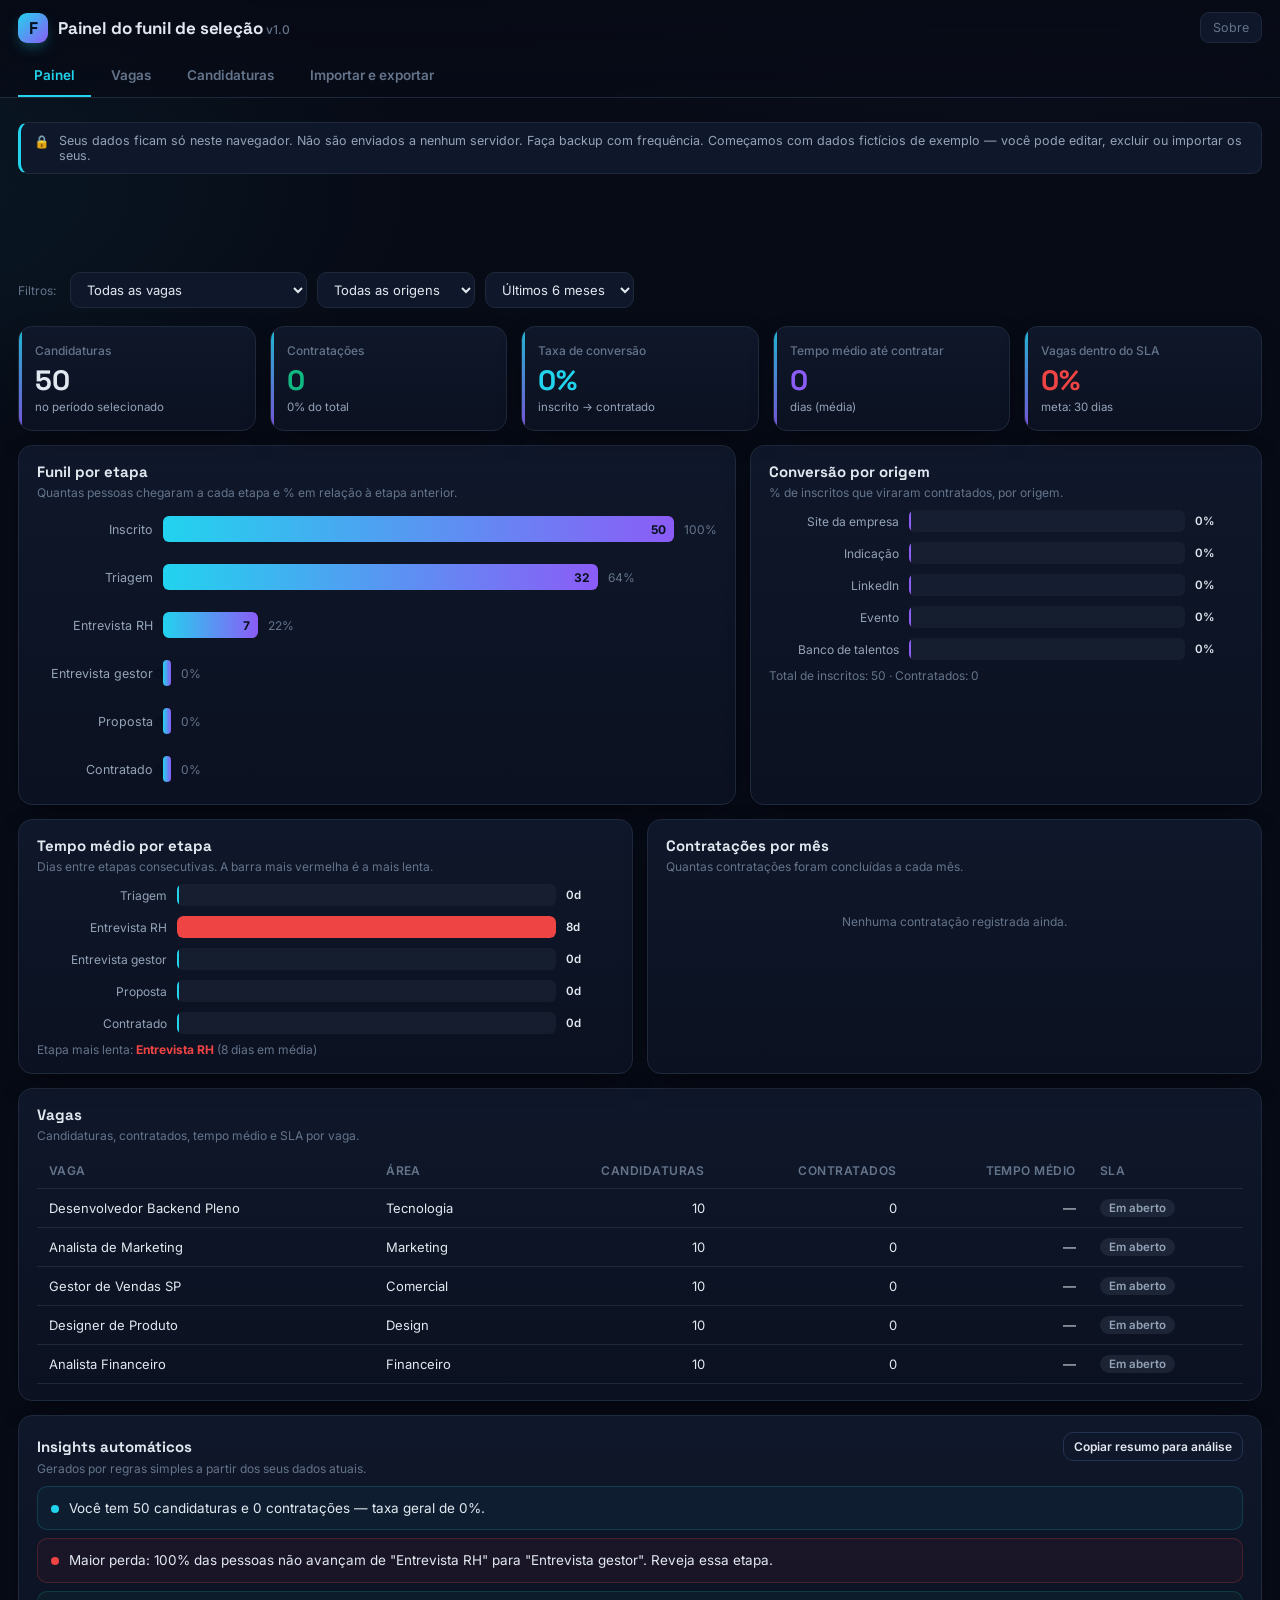
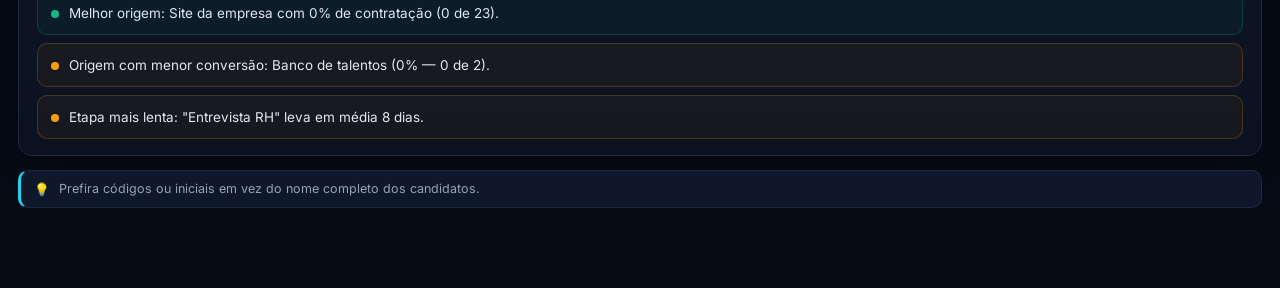
<file: painel-funil/index.html>
<!doctype html>
<html lang="pt-BR">
  <head>
    <meta charset="UTF-8" />
    <meta name="viewport" content="width=device-width, initial-scale=1.0" />
    <title>Painel do funil de seleção</title>
    <link rel="preconnect" href="https://fonts.googleapis.com" />
    <link rel="preconnect" href="https://fonts.gstatic.com" crossorigin />
    <link
      href="https://fonts.googleapis.com/css2?family=Inter:wght@400;500;600;700&family=Space+Grotesk:wght@500;600;700&display=swap"
      rel="stylesheet"
    />
    <style>
      /* ====== Variáveis de cor e tema ====== */
      :root {
        --bg: #070b16;
        --bg-2: #0b1120;
        --card: #0f172a;
        --card-2: #131c33;
        --line: #1e293b;
        --line-2: #243352;
        --txt: #e2e8f0;
        --txt-soft: #94a3b8;
        --txt-mut: #64748b;
        --cyan: #22d3ee;
        --violet: #8b5cf6;
        --green: #10b981;
        --red: #ef4444;
        --amber: #f59e0b;
        --blue: #3b82f6;
        --radius: 14px;
        --shadow: 0 10px 30px -12px rgba(0, 0, 0, 0.7);
      }
      * { box-sizing: border-box; }
      html, body { margin: 0; padding: 0; }
      body {
        background:
          radial-gradient(1200px 600px at 80% -10%, rgba(139, 92, 246, 0.08), transparent 60%),
          radial-gradient(1000px 500px at -10% 10%, rgba(34, 211, 238, 0.07), transparent 55%),
          var(--bg);
        color: var(--txt);
        font-family: 'Inter', system-ui, sans-serif;
        min-height: 100vh;
        -webkit-font-smoothing: antialiased;
      }
      h1, h2, h3, .grotesk { font-family: 'Space Grotesk', 'Inter', sans-serif; }
      a { color: var(--cyan); }
      .wrap { max-width: 1280px; margin: 0 auto; padding: 0 18px 80px; }

      /* ====== Cabeçalho ====== */
      header.top {
        position: sticky; top: 0; z-index: 30;
        backdrop-filter: blur(10px);
        background: linear-gradient(180deg, rgba(7, 11, 22, 0.92), rgba(7, 11, 22, 0.72));
        border-bottom: 1px solid var(--line);
      }
      .top-row {
        display: flex; align-items: center; gap: 16px;
        padding: 12px 18px; max-width: 1280px; margin: 0 auto; flex-wrap: wrap;
      }
      .logo {
        display: flex; align-items: center; gap: 10px;
        font-family: 'Space Grotesk'; font-weight: 700; font-size: 17px;
        letter-spacing: -0.01em;
      }
      .logo .badge {
        width: 30px; height: 30px; border-radius: 9px;
        background: linear-gradient(135deg, var(--cyan), var(--violet));
        display: grid; place-items: center; color: #061021; font-weight: 800;
        box-shadow: 0 6px 16px -6px rgba(34, 211, 238, 0.6);
      }
      .logo small { color: var(--txt-mut); font-weight: 500; font-family: 'Inter'; font-size: 12px; }
      .spacer { flex: 1 1 auto; }

      /* Alternador de modo */
      .mode-switch {
        display: inline-flex; background: var(--card); border: 1px solid var(--line);
        border-radius: 999px; padding: 4px; gap: 4px;
      }
      .mode-switch button {
        border: 0; background: transparent; color: var(--txt-soft);
        padding: 7px 14px; border-radius: 999px; font-size: 13px; font-weight: 600;
        cursor: pointer; font-family: inherit; transition: all 0.18s;
      }
      .mode-switch button.active {
        background: linear-gradient(135deg, var(--cyan), var(--violet));
        color: #061021; box-shadow: 0 4px 12px -4px rgba(34, 211, 238, 0.5);
      }
      .mode-switch button:not(.active):hover { color: var(--txt); }

      .top-link {
        font-size: 12.5px; color: var(--txt-mut); text-decoration: none;
        border: 1px solid var(--line); padding: 7px 12px; border-radius: 9px;
        background: var(--card); transition: all 0.18s;
      }
      .top-link:hover { color: var(--txt); border-color: var(--line-2); }

      /* ====== Abas (somente Meus dados) ====== */
      .tabs {
        display: flex; gap: 4px; padding: 0 18px; max-width: 1280px; margin: 0 auto;
        overflow-x: auto;
      }
      .tabs button {
        border: 0; background: transparent; color: var(--txt-mut);
        padding: 12px 16px; font-size: 13.5px; font-weight: 600; cursor: pointer;
        font-family: inherit; border-bottom: 2px solid transparent; white-space: nowrap;
        transition: all 0.18s;
      }
      .tabs button:hover { color: var(--txt-soft); }
      .tabs button.active { color: var(--cyan); border-bottom-color: var(--cyan); }

      /* ====== Cartões de resumo ====== */
      .cards {
        display: grid; grid-template-columns: repeat(5, 1fr); gap: 14px;
        margin-top: 18px;
      }
      @media (max-width: 1000px) { .cards { grid-template-columns: repeat(3, 1fr); } }
      @media (max-width: 640px) { .cards { grid-template-columns: repeat(2, 1fr); } }
      .card {
        background: linear-gradient(180deg, var(--card), var(--bg-2));
        border: 1px solid var(--line); border-radius: var(--radius);
        padding: 16px; box-shadow: var(--shadow); position: relative; overflow: hidden;
      }
      .card::before {
        content: ''; position: absolute; inset: 0 auto 0 0; width: 3px;
        background: linear-gradient(180deg, var(--cyan), var(--violet));
        opacity: 0.85;
      }
      .card .label { font-size: 12px; color: var(--txt-mut); font-weight: 500; }
      .card .value { font-family: 'Space Grotesk'; font-size: 28px; font-weight: 700; margin-top: 4px; }
      .card .sub { font-size: 11.5px; color: var(--txt-soft); margin-top: 2px; }
      .card .value.cyan { color: var(--cyan); }
      .card .value.violet { color: var(--violet); }
      .card .value.green { color: var(--green); }
      .card .value.red { color: var(--red); }

      /* ====== Filtros ====== */
      .filters {
        display: flex; gap: 10px; flex-wrap: wrap; margin-top: 18px; align-items: center;
      }
      .filters .f-label { font-size: 12px; color: var(--txt-mut); margin-right: 4px; }
      .field {
        background: var(--card); border: 1px solid var(--line); color: var(--txt);
        padding: 8px 12px; border-radius: 10px; font-size: 13px; font-family: inherit;
        outline: none; transition: border-color 0.18s;
      }
      .field:focus { border-color: var(--cyan); }
      select.field { cursor: pointer; }
      .btn {
        background: var(--card); border: 1px solid var(--line-2); color: var(--txt);
        padding: 9px 14px; border-radius: 10px; font-size: 13px; font-weight: 600;
        cursor: pointer; font-family: inherit; transition: all 0.18s;
        display: inline-flex; align-items: center; gap: 7px;
      }
      .btn:hover { border-color: var(--cyan); color: var(--cyan); }
      .btn.primary {
        background: linear-gradient(135deg, var(--cyan), var(--violet));
        color: #061021; border: 0;
      }
      .btn.primary:hover { color: #061021; opacity: 0.93; filter: brightness(1.05); }
      .btn.danger { border-color: rgba(239, 68, 68, 0.4); color: #fca5a5; }
      .btn.danger:hover { background: rgba(239, 68, 68, 0.1); color: #fecaca; }
      .btn.ghost { background: transparent; }
      .btn.sm { padding: 6px 10px; font-size: 12px; }

      /* ====== Grades dos gráficos ====== */
      .grid-2 { display: grid; grid-template-columns: 1.4fr 1fr; gap: 14px; margin-top: 14px; }
      .grid-2b { display: grid; grid-template-columns: 1fr 1fr; gap: 14px; margin-top: 14px; }
      @media (max-width: 980px) {
        .grid-2, .grid-2b { grid-template-columns: 1fr; }
      }
      .panel {
        background: linear-gradient(180deg, var(--card), var(--bg-2));
        border: 1px solid var(--line); border-radius: var(--radius);
        padding: 16px 18px; box-shadow: var(--shadow);
      }
      .panel h3 { margin: 0 0 4px; font-size: 15px; }
      .panel .hint { font-size: 12px; color: var(--txt-mut); margin-bottom: 10px; }
      .chart-box { position: relative; height: 260px; }

      /* ====== Tabela ====== */
      .table-scroll { overflow-x: auto; margin-top: 8px; }
      table { width: 100%; border-collapse: collapse; font-size: 13px; }
      th, td { text-align: left; padding: 10px 12px; border-bottom: 1px solid var(--line); }
      th { color: var(--txt-mut); font-weight: 600; font-size: 12px; text-transform: uppercase; letter-spacing: 0.04em; }
      td.num, th.num { text-align: right; }
      tbody tr:hover { background: rgba(34, 211, 238, 0.04); }
      .pill {
        display: inline-block; padding: 2px 9px; border-radius: 999px; font-size: 11.5px; font-weight: 600;
      }
      .pill.ok { background: rgba(16, 185, 129, 0.14); color: #34d399; }
      .pill.bad { background: rgba(239, 68, 68, 0.14); color: #fca5a5; }
      .pill.warn { background: rgba(245, 158, 11, 0.14); color: #fbbf24; }
      .pill.cyan { background: rgba(34, 211, 238, 0.12); color: var(--cyan); }
      .pill.violet { background: rgba(139, 92, 246, 0.14); color: #c4b5fd; }
      .pill.mut { background: rgba(100, 116, 139, 0.18); color: var(--txt-soft); }

      /* ====== Insights ====== */
      .insights { display: grid; gap: 8px; margin-top: 4px; }
      .insight {
        display: flex; gap: 10px; align-items: flex-start;
        background: rgba(34, 211, 238, 0.04); border: 1px solid rgba(34, 211, 238, 0.18);
        padding: 11px 13px; border-radius: 10px; font-size: 13.5px; line-height: 1.5;
      }
      .insight .dot { width: 8px; height: 8px; border-radius: 50%; margin-top: 7px; flex: 0 0 auto; background: var(--cyan); }
      .insight.warn { background: rgba(245, 158, 11, 0.05); border-color: rgba(245, 158, 11, 0.22); }
      .insight.warn .dot { background: var(--amber); }
      .insight.good { background: rgba(16, 185, 129, 0.05); border-color: rgba(16, 185, 129, 0.22); }
      .insight.good .dot { background: var(--green); }
      .insight.bad { background: rgba(239, 68, 68, 0.05); border-color: rgba(239, 68, 68, 0.22); }
      .insight.bad .dot { background: var(--red); }

      /* ====== Avisos fixos ====== */
      .notice {
        margin-top: 14px; font-size: 12.5px; color: var(--txt-soft);
        background: var(--card); border: 1px solid var(--line); border-left: 3px solid var(--amber);
        padding: 10px 13px; border-radius: 10px; display: flex; gap: 9px; align-items: flex-start;
      }
      .notice.cyan { border-left-color: var(--cyan); }
      .notice .ic { flex: 0 0 auto; margin-top: 1px; }

      /* ====== Boas-vindas (Meus dados vazio) ====== */
      .welcome { text-align: center; padding: 36px 18px; }
      .welcome h2 { font-size: 22px; margin: 0 0 8px; }
      .welcome p { color: var(--txt-soft); max-width: 560px; margin: 0 auto 22px; font-size: 14px; }
      .steps { display: grid; grid-template-columns: repeat(3, 1fr); gap: 14px; max-width: 820px; margin: 0 auto; }
      @media (max-width: 760px) { .steps { grid-template-columns: 1fr; } }
      .step {
        background: var(--card); border: 1px solid var(--line); border-radius: var(--radius);
        padding: 18px; text-align: left; position: relative;
      }
      .step .n {
        width: 32px; height: 32px; border-radius: 9px; display: grid; place-items: center;
        background: linear-gradient(135deg, var(--cyan), var(--violet)); color: #061021;
        font-weight: 800; font-family: 'Space Grotesk'; margin-bottom: 10px;
      }
      .step h4 { margin: 0 0 6px; font-size: 15px; }
      .step p { margin: 0; font-size: 13px; color: var(--txt-soft); text-align: left; }
      .welcome-cta { margin-top: 22px; display: flex; gap: 10px; justify-content: center; flex-wrap: wrap; }

      /* ====== Formulários / Modal ====== */
      .modal-back {
        position: fixed; inset: 0; background: rgba(2, 6, 23, 0.74); z-index: 50;
        display: none; align-items: flex; justify-content: center; padding: 18px;
        backdrop-filter: blur(4px);
      }
      .modal-back.show { display: flex; }
      .modal {
        background: linear-gradient(180deg, var(--card), var(--bg-2));
        border: 1px solid var(--line-2); border-radius: 16px; width: 100%; max-width: 620px;
        max-height: 90vh; overflow: auto; box-shadow: 0 30px 60px -20px rgba(0,0,0,0.8);
      }
      .modal-head {
        padding: 16px 18px; border-bottom: 1px solid var(--line); display: flex; align-items: center;
      }
      .modal-head h3 { margin: 0; font-size: 16px; flex: 1; }
      .modal-body { padding: 18px; }
      .form-grid { display: grid; grid-template-columns: 1fr 1fr; gap: 12px; }
      @media (max-width: 560px) { .form-grid { grid-template-columns: 1fr; } }
      .form-grid .full { grid-column: 1 / -1; }
      label.fl { display: block; font-size: 12px; color: var(--txt-mut); margin-bottom: 5px; font-weight: 600; }
      .modal-foot { padding: 14px 18px; border-top: 1px solid var(--line); display: flex; gap: 10px; justify-content: flex-end; }
      .err-line { color: var(--red); font-size: 12.5px; margin-top: 8px; }
      .ok-line { color: var(--green); font-size: 12.5px; margin-top: 8px; }

      /* ====== Tela de importação ====== */
      .io-block { display: grid; gap: 14px; }
      .io-card {
        background: var(--card); border: 1px solid var(--line); border-radius: var(--radius);
        padding: 16px 18px;
      }
      .io-card h4 { margin: 0 0 6px; font-size: 14.5px; }
      .io-card p { margin: 0 0 12px; font-size: 13px; color: var(--txt-soft); }
      .io-actions { display: flex; gap: 10px; flex-wrap: wrap; }
      .preview-tab { margin-top: 10px; font-size: 12.5px; max-height: 260px; overflow: auto; }
      .preview-tab table { font-size: 12px; }

      /* ====== Gráficos SVG puros ====== */
      .svg-chart { width: 100%; height: 200px; display: block; overflow: visible; }
      .funil-row { display: flex; align-items: center; gap: 10px; margin: 6px 0; }
      .funil-row .fl-label { width: 116px; flex: 0 0 auto; font-size: 12.5px; color: var(--txt-soft); text-align: right; }
      .funil-row .fl-bar { height: 26px; border-radius: 6px; background: linear-gradient(90deg, var(--cyan), var(--violet)); display: flex; align-items: center; justify-content: flex-end; padding-right: 8px; color: #061021; font-weight: 700; font-size: 12px; transition: width 0.4s ease; min-width: 2px; }
      .funil-row .fl-val { font-size: 12px; color: var(--txt-mut); white-space: nowrap; }
      .bar-chart { display: flex; flex-direction: column; gap: 10px; }
      .bar-row { display: flex; align-items: center; gap: 10px; }
      .bar-row .b-label { width: 130px; flex: 0 0 auto; font-size: 12px; color: var(--txt-soft); text-align: right; }
      .bar-row .b-track { flex: 1; height: 22px; background: rgba(30, 41, 59, 0.5); border-radius: 6px; overflow: hidden; position: relative; }
      .bar-row .b-fill { height: 100%; border-radius: 6px; background: var(--violet); transition: width 0.4s ease; min-width: 2px; }
      .bar-row .b-val { font-size: 11.5px; color: var(--txt); font-weight: 600; width: 48px; }
      .line-chart-wrap { position: relative; }
      .line-axis-y { font-size: 10px; fill: var(--txt-mut); }
      .line-axis-x { font-size: 10px; fill: var(--txt-mut); }
      .line-label { font-size: 11px; fill: var(--txt-soft); }

      .hidden { display: none !important; }

      /* Scrollbar escura */
      ::-webkit-scrollbar { width: 10px; height: 10px; }
      ::-webkit-scrollbar-track { background: var(--bg); }
      ::-webkit-scrollbar-thumb { background: var(--line-2); border-radius: 8px; }
      ::-webkit-scrollbar-thumb:hover { background: #334159; }

      .small-muted { font-size: 12px; color: var(--txt-mut); }
      .section-title { font-size: 14px; margin: 22px 0 4px; color: var(--txt-soft); }
    </style>
    <meta property="og:image" content="https://bolt.new/static/og_default.png">
    <meta name="twitter:card" content="summary_large_image">
    <meta name="twitter:image" content="https://bolt.new/static/og_default.png">
  </head>
  <body>
    <!-- ====================== CABEÇALHO ====================== -->
    <header class="top">
      <div class="top-row">
        <div class="logo">
          <div class="badge">F</div>
          <div>Painel do funil de seleção <small>v1.0</small></div>
        </div>
        <div class="spacer"></div>
        <a class="top-link" id="aboutLink" href="#" title="Sobre o painel">Sobre</a>
      </div>

      <!-- Abas (aparecem só no modo Meus dados) -->
      <div class="tabs" id="tabs">
        <button data-tab="painel" class="active">Painel</button>
        <button data-tab="vagas">Vagas</button>
        <button data-tab="candidaturas">Candidaturas</button>
        <button data-tab="io">Importar e exportar</button>
      </div>
    </header>

    <!-- ====================== Aviso fixo (sempre visível) ====================== -->
    <div class="wrap" style="padding-top: 10px;">
      <div class="notice cyan" id="modeNotice">
        <span class="ic">🔒</span><span>Seus dados ficam só neste navegador. Não são enviados a nenhum servidor. Faça backup com frequência. Começamos com dados fictícios de exemplo — você pode editar, excluir ou importar os seus.</span>
      </div>
    </div>

    <!-- ====================== CONTEÚDO PRINCIPAL ====================== -->
    <main class="wrap" id="main"></main>

    <!-- ====================== MODAL (formulários) ====================== -->
    <div class="modal-back" id="modalBack">
      <div class="modal" id="modalBox"></div>
    </div>

    <script>
      /* ===================================================================
       *  PAINEL DO FUNIL DE SELEÇÃO  —  JavaScript puro (sem framework)
       *  Tudo em um único index.html. Dados salvos em localStorage.
       * =================================================================== */

      'use strict';

      /* ---- Chaves do localStorage ---- */
      const LS_KEY = 'painelFunilDados_v1';

      /* ---- Etapas do funil (em ordem) ---- */
      const ETAPAS = ['inscrito', 'triagem', 'entrevista_rh', 'entrevista_gestor', 'proposta', 'contratacao'];
      const ETAPA_LABELS = {
        inscrito: 'Inscrito',
        triagem: 'Triagem',
        entrevista_rh: 'Entrevista RH',
        entrevista_gestor: 'Entrevista gestor',
        proposta: 'Proposta',
        contratacao: 'Contratado',
      };
      /* Campos de data por etapa (usados no formulário da candidatura) */
      const ETAPA_DATAS = ['triagem', 'entrevista_rh', 'entrevista_gestor', 'proposta', 'contratacao'];

      const ORIGENS_PADRAO = ['LinkedIn', 'Indicação', 'Site da empresa', 'Banco de talentos', 'Evento'];
      const SITUACOES = ['em_andamento', 'contratado', 'reprovado', 'desistiu'];
      const SITUACAO_LABELS = {
        em_andamento: 'Em andamento',
        contratado: 'Contratado',
        reprovado: 'Reprovado',
        desistiu: 'Desistiu',
      };
      const SITUACAO_PILL = {
        em_andamento: 'cyan', contratado: 'ok', reprovado: 'bad', desistiu: 'warn',
      };

      /* ===================================================================
       *  Gerador pseudoaleatório determinístico (semente fixa)
       *  Garante que os dados fictícios sejam sempre os mesmos.
       * =================================================================== */
      function mulberry32(seed) {
        return function () {
          let t = (seed += 0x6d2b79f5);
          t = Math.imul(t ^ (t >>> 15), t | 1);
          t ^= t + Math.imul(t ^ (t >>> 7), t | 61);
          return ((t ^ (t >>> 14)) >>> 0) / 4294967296;
        };
      }
      const rand = mulberry32(20260129);
      const pick = (arr) => arr[Math.floor(rand() * arr.length)];
      const randInt = (min, max) => Math.floor(rand() * (max - min + 1)) + min;

      /* ===================================================================
       *  Dados fictícios de Demonstração
       *  5 vagas de áreas diferentes + 50 candidaturas determinísticas.
       * =================================================================== */
      function gerarDadosDemo() {
        const vagas = [
          { id: 'v1', nome: 'Desenvolvedor Backend Pleno', area: 'Tecnologia', abertura: '2026-07-10', meta_dias: 30, situacao: 'aberta' },
          { id: 'v2', nome: 'Analista de Marketing', area: 'Marketing', abertura: '2026-06-21', meta_dias: 30, situacao: 'fechada' },
          { id: 'v3', nome: 'Gestor de Vendas SP', area: 'Comercial', abertura: '2026-08-01', meta_dias: 30, situacao: 'aberta' },
          { id: 'v4', nome: 'Designer de Produto', area: 'Design', abertura: '2026-05-15', meta_dias: 45, situacao: 'fechada' },
          { id: 'v5', nome: 'Analista Financeiro', area: 'Financeiro', abertura: '2026-09-05', meta_dias: 30, situacao: 'pausada' },
        ];
        // Taxas de avanço entre etapas para gerar um funil realista
        const taxas = [1.0, 0.55, 0.30, 0.18, 0.08, 0.06];
        const candidaturas = [];
        const hoje = new Date('2026-10-29');
        let cod = 1;
        vagas.forEach((vaga, vi) => {
          const total = 10; // 10 candidaturas por vaga = 50 no total
          for (let i = 0; i < total; i++) {
            // data de inscrição: aleatória nos últimos 6 meses
            const diasAtras = randInt(7, 175);
            const insc = new Date(hoje);
            insc.setDate(insc.getDate() - diasAtras);
            const dataInsc = iso(insc);

            // decide a etapa final alcançada usando as taxas
            let etapaIdx = 0; // começa em "inscrito"
            for (let e = 1; e < ETAPAS.length; e++) {
              if (rand() < taxas[e]) etapaIdx = e; else break;
            }
            // situação final: contratado se chegou no fim; senão, 35% desistiu, 65% reprovado
            let situacao;
            if (etapaIdx === ETAPAS.length - 1) situacao = 'contratado';
            else situacao = rand() < 0.35 ? 'desistiu' : 'reprovado';

            // monta as datas das etapas em sequência (3 a 15 dias entre cada)
            const datas = { inscrito: dataInsc };
            let d = new Date(insc);
            for (let e = 1; e <= etapaIdx; e++) {
              const avanco = randInt(3, 15);
              d.setDate(d.getDate() + avanco);
              datas[ETAPAS[e]] = iso(d);
            }

            candidaturas.push({
              id: 'c' + cod,
              codigo: 'C' + String(cod).padStart(3, '0'),
              vaga_id: vaga.id,
              origem: pick(ORIGENS_PADRAO),
              data_inscricao: dataInsc,
              triagem: datas.triagem || '',
              entrevista_rh: datas.entrevista_rh || '',
              entrevista_gestor: datas.entrevista_gestor || '',
              proposta: datas.proposta || '',
              contratacao: datas.contratacao || '',
              situacao,
            });
            cod++;
          }
        });
        return { vagas, candidaturas, origens: [...ORIGENS_PADRAO] };
      }

      /* ---- utilitários de data ---- */
      function iso(d) {
        if (!(d instanceof Date)) d = new Date(d);
        const y = d.getFullYear();
        const m = String(d.getMonth() + 1).padStart(2, '0');
        const day = String(d.getDate()).padStart(2, '0');
        return `${y}-${m}-${day}`;
      }
      function br(isoStr) {
        if (!isoStr) return '';
        const [y, m, d] = isoStr.split('-');
        if (!y || !m || !d) return isoStr;
        return `${d}/${m}/${y}`;
      }
      function parseData(str) {
        if (!str) return null;
        str = String(str).trim();
        let isoStr = '';
        if (/^\d{4}-\d{2}-\d{2}$/.test(str)) isoStr = str;
        else if (/^\d{2}\/\d{2}\/\d{4}$/.test(str)) {
          const [d, m, y] = str.split('/');
          isoStr = `${y}-${m}-${d}`;
        } else return null;
        const dt = new Date(isoStr + 'T00:00:00');
        if (isNaN(dt.getTime())) return null;
        return isoStr;
      }
      function diasEntre(a, b) {
        if (!a || !b) return null;
        const da = new Date(a + 'T00:00:00');
        const db = new Date(b + 'T00:00:00');
        return Math.round((db - da) / 86400000);
      }
      function addMes(d, n) {
        const nd = new Date(d);
        nd.setMonth(nd.getMonth() + n);
        return nd;
      }

      /* ===================================================================
       *  Estado global
       * =================================================================== */
      const state = {
        tab: 'painel',
        dados: { vagas: [], candidaturas: [], origens: [...ORIGENS_PADRAO] },
        filtros: { vaga: 'todas', origem: 'todas', periodo: '6' }, // período em meses
      };

      /* ===================================================================
       *  Persistência (localStorage) — sempre ativa
       *  Na primeira visita, carrega dados fictícios de exemplo.
       * =================================================================== */
      function salvarMeusDados() {
        try {
          localStorage.setItem(LS_KEY, JSON.stringify(state.dados));
        } catch (e) { console.warn('Falha ao salvar', e); }
      }
      function carregarMeusDados() {
        try {
          const raw = localStorage.getItem(LS_KEY);
          if (raw) {
            const obj = JSON.parse(raw);
            state.dados = {
              vagas: obj.vagas || [],
              candidaturas: obj.candidaturas || [],
              origens: obj.origens && obj.origens.length ? obj.origens : [...ORIGENS_PADRAO],
            };
          } else {
            // Primeira visita: carrega dados fictícios de exemplo e salva
            state.dados = gerarDadosDemo();
            salvarMeusDados();
          }
        } catch (e) { console.warn('Falha ao carregar', e); }
      }

      /* ---- Acesso aos dados ativos ---- */
      function dadosAtivos() { return state.dados; }
      function inicializar() {
        carregarMeusDados();
        render();
      }

      /* ===================================================================
       *  Cálculos
       * =================================================================== */

      // Lista de candidaturas aplicando os filtros (vaga, origem, período)
      function candidaturasFiltradas() {
        const { vaga, origem, periodo } = state.filtros;
        const hoje = new Date('2026-10-29');
        const lim = addMes(hoje, -parseInt(periodo, 10));
        return dadosAtivos().candidaturas.filter((c) => {
          if (vaga !== 'todas' && c.vaga_id !== vaga) return false;
          if (origem !== 'todas' && c.origem !== origem) return false;
          if (periodo !== 'todos') {
            const d = parseData(c.data_inscricao);
            if (!d) return false;
            if (new Date(d + 'T00:00:00') < lim) return false;
          }
          return true;
        });
      }

      // Determina em qual etapa "final" a pessoa está (índice em ETAPAS)
      function etapaAlcancada(c) {
        // Se contratado: última etapa
        if (c.situacao === 'contratado' && c.contratacao) return ETAPAS.length - 1;
        // maior índice com data preenchida
        let idx = 0;
        for (let i = 0; i < ETAPAS.length; i++) {
          if (c[ETAPAS[i]]) idx = i;
        }
        return idx;
      }

      // Conta quantas pessoas chegaram a cada etapa
      // (quem tem data da etapa OU etapa atual igual/posterior)
      function funilPorEtapa(cands) {
        const contagem = ETAPAS.map(() => 0);
        cands.forEach((c) => {
          const alc = etapaAlcancada(c);
          // conta a pessoa em todas as etapas até a alcançada
          for (let i = 0; i <= alc; i++) contagem[i]++;
        });
        return contagem;
      }

      // Tempo médio entre etapas consecutivas (em dias)
      function tempoMedioPorEtapa(cands) {
        const somas = ETAPAS.map(() => 0);
        const counts = ETAPAS.map(() => 0);
        cands.forEach((c) => {
          for (let i = 1; i < ETAPAS.length; i++) {
            const a = c[ETAPAS[i - 1]];
            const b = c[ETAPAS[i]];
            if (a && b) {
              const d = diasEntre(a, b);
              if (d !== null && d >= 0) { somas[i] += d; counts[i]++; }
            }
          }
        });
        return ETAPAS.map((_, i) => (counts[i] ? Math.round(somas[i] / counts[i]) : 0));
      }

      // Conversão por origem: % de inscritos que viraram contratados
      function conversaoPorOrigem(cands) {
        const tot = {}, cont = {};
        cands.forEach((c) => {
          tot[c.origem] = (tot[c.origem] || 0) + 1;
          if (c.situacao === 'contratado') cont[c.origem] = (cont[c.origem] || 0) + 1;
        });
        const origens = Object.keys(tot);
        return origens.map((o) => ({
          origem: o,
          total: tot[o],
          contratados: cont[o] || 0,
          taxa: tot[o] ? Math.round((cont[o] || 0) * 100 / tot[o]) : 0,
        }));
      }

      // Contratações por mês (YYYY-MM)
      function contratacoesPorMes(cands) {
        const map = {};
        cands.forEach((c) => {
          if (c.situacao !== 'contratado') return;
          // usa a data de contratação; se não houver, usa a última data de etapa preenchida
          let data = c.contratacao;
          if (!data) {
            for (let i = ETAPAS.length - 1; i >= 0; i--) {
              if (c[ETAPAS[i]]) { data = c[ETAPAS[i]]; break; }
            }
          }
          if (!data) return;
          const m = data.slice(0, 7);
          map[m] = (map[m] || 0) + 1;
        });
        return Object.keys(map).sort().map((m) => ({ mes: m, total: map[m] }));
      }

      // Tempo até contratar: da inscrição (ou abertura da vaga) até a contratação
      function tempoAteContratar(cands, vagas) {
        const vagaById = {}; vagas.forEach((v) => (vagaById[v.id] = v));
        let soma = 0, n = 0;
        cands.forEach((c) => {
          if (c.situacao !== 'contratado' || !c.contratacao) return;
          const base = c.data_inscricao || (vagaById[c.vaga_id] && vagaById[c.vaga_id].abertura);
          if (!base) return;
          const d = diasEntre(base, c.contratacao);
          if (d !== null && d >= 0) { soma += d; n++; }
        });
        return n ? Math.round(soma / n) : 0;
      }

      // SLA por vaga: % de vagas fechadas dentro da meta de dias
      function slaVagas(vagas, cands) {
        if (!vagas.length) return 0;
        let fechadas = 0, dentro = 0;
        vagas.forEach((v) => {
          const cand = cands.filter((c) => c.vaga_id === v.id && c.situacao === 'contratado' && c.contratacao);
          if (v.situacao === 'fechada' || cand.length) {
            fechadas++;
            // tempo: abertura -> contratação (média dos contratados; se sem contratados, ignora)
            if (cand.length) {
              const t = cand.reduce((s, c) => s + diasEntre(v.abertura || c.data_inscricao, c.contratacao), 0) / cand.length;
              if (t <= (v.meta_dias || 30)) dentro++;
            }
          }
        });
        return fechadas ? Math.round(dentro * 100 / fechadas) : 0;
      }

      // Resumo por vaga (tabela de vagas)
      function resumoVagas(vagas, cands) {
        return vagas.map((v) => {
          const cv = cands.filter((c) => c.vaga_id === v.id);
          const contratados = cv.filter((c) => c.situacao === 'contratado');
          let tempo = 0;
          if (contratados.length) {
            tempo = Math.round(
              contratados.reduce((s, c) => s + diasEntre(v.abertura || c.data_inscricao, c.contratacao), 0) / contratados.length
            );
          }
          const slaOk = v.situacao === 'fechada' && contratados.length
            ? tempo <= (v.meta_dias || 30)
            : null; // null = não se aplica
          return {
            vaga: v,
            candidaturas: cv.length,
            contratados: contratados.length,
            tempoMedio: tempo,
            slaOk,
          };
        });
      }

      /* ===================================================================
       *  Insights automáticos (frases simples por regras)
       * =================================================================== */
      function gerarInsights(cands, vagas) {
        const out = [];
        if (!cands.length) return out;

        const funil = funilPorEtapa(cands);
        // 1) maior perda entre etapas
        let maiorPerdaIdx = 0, maiorPerdaVal = 0;
        for (let i = 1; i < funil.length; i++) {
          const ant = funil[i - 1] || 1;
          const pct = Math.round((1 - funil[i] / ant) * 100);
          if (pct > maiorPerdaVal) { maiorPerdaVal = pct; maiorPerdaIdx = i; }
        }
        if (maiorPerdaVal > 0) {
          out.push({
            tipo: 'bad',
            texto: `Maior perda: ${maiorPerdaVal}% das pessoas não avançam de "${ETAPA_LABELS[ETAPAS[maiorPerdaIdx - 1]]}" para "${ETAPA_LABELS[ETAPAS[maiorPerdaIdx]]}". Reveja essa etapa.`
          });
        }

        // 2) melhor e pior origem
        const conv = conversaoPorOrigem(cands).filter((o) => o.total >= 1);
        if (conv.length >= 2) {
          conv.sort((a, b) => b.taxa - a.taxa);
          const melhor = conv[0], pior = conv[conv.length - 1];
          out.push({ tipo: 'good', texto: `Melhor origem: ${melhor.origem} com ${melhor.taxa}% de contratação (${melhor.contratados} de ${melhor.total}).` });
          out.push({ tipo: 'warn', texto: `Origem com menor conversão: ${pior.origem} (${pior.taxa}% — ${pior.contratados} de ${pior.total}).` });
        }

        // 3) etapa mais lenta
        const tempos = tempoMedioPorEtapa(cands);
        let lentaIdx = 1, lentaVal = 0;
        for (let i = 1; i < tempos.length; i++) {
          if (tempos[i] > lentaVal) { lentaVal = tempos[i]; lentaIdx = i; }
        }
        if (lentaVal > 0) {
          out.push({ tipo: 'warn', texto: `Etapa mais lenta: "${ETAPA_LABELS[ETAPAS[lentaIdx]]}" leva em média ${lentaVal} dias.` });
        }

        // 4) vagas fora do SLA
        const rev = resumoVagas(vagas, cands).filter((r) => r.slaOk === false);
        if (rev.length) {
          out.push({ tipo: 'bad', texto: `Vagas fora do SLA (meta de dias): ${rev.map((r) => r.vaga.nome).join(', ')}.` });
        } else {
          const fechadas = resumoVagas(vagas, cands).filter((r) => r.slaOk === true);
          if (fechadas.length) out.push({ tipo: 'good', texto: `Todas as ${fechadas.length} vaga(s) fechada(s) estão dentro do SLA.` });
        }

        // 5) total + conversão geral
        const total = cands.length;
        const contratados = cands.filter((c) => c.situacao === 'contratado').length;
        const tx = total ? Math.round(contratados * 100 / total) : 0;
        out.unshift({ tipo: 'info', texto: `Você tem ${total} candidaturas e ${contratados} contratações — taxa geral de ${tx}%.` });

        return out;
      }

      // Texto do resumo para copiar
      function textoResumo(cands, vagas) {
        const funil = funilPorEtapa(cands);
        const tempos = tempoMedioPorEtapa(cands);
        const total = cands.length;
        const contratados = cands.filter((c) => c.situacao === 'contratado').length;
        const tx = total ? Math.round(contratados * 100 / total) : 0;
        const tMedio = tempoAteContratar(cands, vagas);
        const sla = slaVagas(vagas, cands);
        const conv = conversaoPorOrigem(cands);
        const meses = contratacoesPorMes(cands);
        const insights = gerarInsights(cands, vagas);

        let t = 'PAINEL DO FUNIL DE SELEÇÃO — RESUMO\n';
        t += 'Data: ' + new Date().toLocaleString('pt-BR') + '\n\n';
        t += `Total de candidaturas: ${total}\n`;
        t += `Contratações: ${contratados}\n`;
        t += `Taxa de conversão geral: ${tx}%\n`;
        t += `Tempo médio até contratar: ${tMedio} dias\n`;
        t += `Vagas dentro do SLA: ${sla}%\n\n`;
        t += 'Funil por etapa:\n';
        ETAPAS.forEach((e, i) => {
          const ant = i ? funil[i - 1] : funil[0];
          const pct = i && ant ? Math.round(funil[i] * 100 / ant) : 100;
          t += `  ${ETAPA_LABELS[e]}: ${funil[i]}${i ? ` (${pct}% da etapa anterior)` : ''}\n`;
        });
        t += '\nTempo médio por etapa (dias):\n';
        ETAPAS.forEach((e, i) => { t += `  ${ETAPA_LABELS[e]}: ${tempos[i]} dias\n`; });
        t += '\nConversão por origem:\n';
        conv.forEach((o) => { t += `  ${o.origem}: ${o.contratados}/${o.total} (${o.taxa}%)\n`; });
        t += '\nContratações por mês:\n';
        meses.forEach((m) => { t += `  ${m.mes}: ${m.total}\n`; });
        t += '\nInsights:\n';
        insights.forEach((ins) => { t += `  - ${ins.texto}\n`; });
        return t;
      }

      /* ===================================================================
       *  Renderização principal
       * =================================================================== */
      function render() {
        const main = document.getElementById('main');
        if (state.tab === 'painel') renderPainel(main);
        else if (state.tab === 'vagas') renderVagas(main);
        else if (state.tab === 'candidaturas') renderCandidaturas(main);
        else if (state.tab === 'io') renderIO(main);
      }

      /* ---- Aba Painel (cartões + filtros + gráficos + insights) ---- */
      function renderPainel(main) {
        const cands = candidaturasFiltradas();
        const vagas = dadosAtivos().vagas;
        const total = cands.length;
        const contratados = cands.filter((c) => c.situacao === 'contratado').length;
        const tx = total ? Math.round(contratados * 100 / total) : 0;
        const tMedio = tempoAteContratar(cands, vagas);
        const sla = slaVagas(vagas, cands);

        const periodoOpts = ['6', '3', 'todos'];
        const periodoLabel = { '6': 'Últimos 6 meses', '3': 'Últimos 3 meses', 'todos': 'Tudo' };

        main.innerHTML = `
          <!-- Filtros -->
          <div class="filters">
            <span class="f-label">Filtros:</span>
            <select class="field" id="fVaga">
              <option value="todas">Todas as vagas</option>
              ${vagas.map((v) => `<option value="${v.id}" ${state.filtros.vaga === v.id ? 'selected' : ''}>${esc(v.nome)}</option>`).join('')}
            </select>
            <select class="field" id="fOrigem">
              <option value="todas">Todas as origens</option>
              ${dadosAtivos().origens.map((o) => `<option value="${esc(o)}" ${state.filtros.origem === o ? 'selected' : ''}>${esc(o)}</option>`).join('')}
            </select>
            <select class="field" id="fPeriodo">
              ${periodoOpts.map((p) => `<option value="${p}" ${state.filtros.periodo === p ? 'selected' : ''}>${periodoLabel[p]}</option>`).join('')}
            </select>
          </div>

          <!-- Aviso de poucos dados -->
          ${total > 0 && total < 5 ? `<div class="notice"><span class="ic">⚠️</span><span>Você tem poucas candidaturas (${total}). Os percentuais ainda não são confiáveis.</span></div>` : ''}

          <!-- Cartões de resumo -->
          <div class="cards">
            <div class="card"><div class="label">Candidaturas</div><div class="value">${total}</div><div class="sub">no período selecionado</div></div>
            <div class="card"><div class="label">Contratações</div><div class="value green">${contratados}</div><div class="sub">${tx}% do total</div></div>
            <div class="card"><div class="label">Taxa de conversão</div><div class="value cyan">${tx}%</div><div class="sub">inscrito → contratado</div></div>
            <div class="card"><div class="label">Tempo médio até contratar</div><div class="value violet">${tMedio}</div><div class="sub">dias (média)</div></div>
            <div class="card"><div class="label">Vagas dentro do SLA</div><div class="value ${sla >= 70 ? 'green' : sla >= 40 ? '' : 'red'}">${sla}%</div><div class="sub">meta: 30 dias</div></div>
          </div>

          ${total === 0 ? `
            <div class="panel" style="margin-top:18px;text-align:center;padding:40px">
              <h3>Sem dados para os filtros selecionados</h3>
              <p class="small-muted" style="margin:8px 0 16px">Cadastre vagas e candidaturas, ou ajuste os filtros para ver os gráficos.</p>
            </div>
          ` : `
            <!-- Gráficos -->
            <div class="grid-2">
              <div class="panel">
                <h3>Funil por etapa</h3>
                <div class="hint">Quantas pessoas chegaram a cada etapa e % em relação à etapa anterior.</div>
                <div id="gFunil"></div>
              </div>
              <div class="panel">
                <h3>Conversão por origem</h3>
                <div class="hint">% de inscritos que viraram contratados, por origem.</div>
                <div id="gOrigem"></div>
              </div>
            </div>
            <div class="grid-2b">
              <div class="panel">
                <h3>Tempo médio por etapa</h3>
                <div class="hint">Dias entre etapas consecutivas. A barra mais vermelha é a mais lenta.</div>
                <div id="gTempo"></div>
              </div>
              <div class="panel">
                <h3>Contratações por mês</h3>
                <div class="hint">Quantas contratações foram concluídas a cada mês.</div>
                <div id="gMes"></div>
              </div>
            </div>
          `}

          <!-- Tabela de vagas -->
          <div class="panel" style="margin-top:14px">
            <h3>Vagas</h3>
            <div class="hint">Candidaturas, contratados, tempo médio e SLA por vaga.</div>
            <div class="table-scroll">
              <table>
                <thead>
                  <tr><th>Vaga</th><th>Área</th><th class="num">Candidaturas</th><th class="num">Contratados</th><th class="num">Tempo médio</th><th>SLA</th></tr>
                </thead>
                <tbody>
                  ${resumoVagas(vagas, cands).map((r) => `
                    <tr>
                      <td>${esc(r.vaga.nome)}</td>
                      <td>${esc(r.vaga.area || '—')}</td>
                      <td class="num">${r.candidaturas}</td>
                      <td class="num">${r.contratados}</td>
                      <td class="num">${r.tempoMedio ? r.tempoMedio + ' dias' : '—'}</td>
                      <td>${r.slaOk === true ? '<span class="pill ok">Dentro</span>' : r.slaOk === false ? '<span class="pill bad">Fora</span>' : '<span class="pill mut">Em aberto</span>'}</td>
                    </tr>`).join('')}
                </tbody>
              </table>
            </div>
          </div>

          <!-- Insights automáticos -->
          <div class="panel" style="margin-top:14px">
            <div style="display:flex;align-items:center;gap:10px;flex-wrap:wrap">
              <h3 style="margin:0">Insights automáticos</h3>
              <div class="spacer" style="flex:1"></div>
              <button class="btn sm" id="btnCopiar">Copiar resumo para análise</button>
            </div>
            <div class="hint">Gerados por regras simples a partir dos seus dados atuais.</div>
            <div class="insights">
              ${gerarInsights(cands, vagas).map((i) => `
                <div class="insight ${i.tipo === 'bad' ? 'bad' : i.tipo === 'good' ? 'good' : i.tipo === 'warn' ? 'warn' : ''}">
                  <span class="dot"></span><span>${esc(i.texto)}</span>
                </div>`).join('')}
            </div>
          </div>
        `;

        // Conectar filtros
        const fVaga = document.getElementById('fVaga');
        const fOrigem = document.getElementById('fOrigem');
        const fPeriodo = document.getElementById('fPeriodo');
        if (fVaga) fVaga.onchange = (e) => { state.filtros.vaga = e.target.value; render(); };
        if (fOrigem) fOrigem.onchange = (e) => { state.filtros.origem = e.target.value; render(); };
        if (fPeriodo) fPeriodo.onchange = (e) => { state.filtros.periodo = e.target.value; render(); };

        const btnCopiar = document.getElementById('btnCopiar');
        if (btnCopiar) btnCopiar.onclick = copiarResumo;

        const aviso = document.createElement('div');
        aviso.className = 'notice cyan';
        aviso.style.marginTop = '14px';
        aviso.innerHTML = '<span class="ic">💡</span><span>Prefira códigos ou iniciais em vez do nome completo dos candidatos.</span>';
        main.appendChild(aviso);

        if (total > 0) desenharGraficos(cands);
      }

      /* ===================================================================
       *  Gráficos (SVG e CSS puros — sem biblioteca externa)
       * =================================================================== */
      function desenharGraficos(cands) {
        // 1) Funil por etapa (barras horizontais em CSS)
        const funil = funilPorEtapa(cands);
        const maxF = Math.max(...funil, 1);
        const pctsFunil = funil.map((v, i) => i ? (funil[i - 1] ? Math.round(v * 100 / funil[i - 1]) : 0) : 100);
        const divF = document.getElementById('gFunil');
        if (divF) {
          divF.innerHTML = '<div class="bar-chart">' + ETAPAS.map((e, i) => {
            const largura = (funil[i] / maxF) * 100;
            return `<div class="funil-row">
              <div class="fl-label">${ETAPA_LABELS[e]}</div>
              <div class="fl-bar" style="width:${largura}%" title="${funil[i]} pessoas${i ? ` (${pctsFunil[i]}% da etapa anterior)` : ''}">${funil[i]}</div>
              <div class="fl-val">${i ? pctsFunil[i] + '%' : '100%'}</div>
            </div>`;
          }).join('') + '</div>';
        }

        // 2) Conversão por origem (barras verticais/horizontais em CSS)
        const conv = conversaoPorOrigem(cands);
        const divO = document.getElementById('gOrigem');
        if (divO) {
          divO.innerHTML = '<div class="bar-chart">' + conv.map((o) => {
            const largura = o.taxa;
            return `<div class="bar-row">
              <div class="b-label">${esc(o.origem)}</div>
              <div class="b-track"><div class="b-fill" style="width:${largura}%;background:var(--violet)" title="${o.contratados} de ${o.total}"></div></div>
              <div class="b-val">${o.taxa}%</div>
            </div>`;
          }).join('') + '</div>'
          + `<div class="small-muted" style="margin-top:8px">Total de inscritos: ${conv.reduce((s, o) => s + o.total, 0)} · Contratados: ${conv.reduce((s, o) => s + o.contratados, 0)}</div>`;
        }

        // 3) Tempo médio por etapa (destaca a mais lenta em vermelho)
        const tempos = tempoMedioPorEtapa(cands).slice(1);
        const labelsT = ETAPAS.slice(1).map((e) => ETAPA_LABELS[e]);
        const maxT = Math.max(...tempos, 1);
        let lentaIdx = 0;
        tempos.forEach((v, i) => { if (v === maxT && v > 0) lentaIdx = i; });
        const divT = document.getElementById('gTempo');
        if (divT) {
          divT.innerHTML = '<div class="bar-chart">' + labelsT.map((lb, i) => {
            const largura = (tempos[i] / maxT) * 100;
            const cor = i === lentaIdx && tempos[i] > 0 ? 'var(--red)' : 'var(--cyan)';
            return `<div class="bar-row">
              <div class="b-label">${lb}</div>
              <div class="b-track"><div class="b-fill" style="width:${largura}%;background:${cor}" title="${tempos[i]} dias (média)"></div></div>
              <div class="b-val">${tempos[i]}d</div>
            </div>`;
          }).join('') + '</div>'
          + (lentaIdx >= 0 && tempos[lentaIdx] > 0 ? `<div class="small-muted" style="margin-top:8px">Etapa mais lenta: <strong style="color:var(--red)">${labelsT[lentaIdx]}</strong> (${tempos[lentaIdx]} dias em média)</div>` : '');
        }

        // 4) Contratações por mês (linha em SVG)
        const meses = contratacoesPorMes(cands);
        const divM = document.getElementById('gMes');
        if (divM) {
          if (!meses.length) {
            divM.innerHTML = '<div class="small-muted" style="text-align:center;padding:30px">Nenhuma contratação registrada ainda.</div>';
          } else {
            divM.innerHTML = desenharLinhaSVG(meses);
          }
        }
      }

      /* Gera um gráfico de linha em SVG puro */
      function desenharLinhaSVG(meses) {
        const W = 320, H = 180, padL = 28, padR = 12, padT = 14, padB = 26;
        const plotW = W - padL - padR, plotH = H - padT - padB;
        const maxV = Math.max(...meses.map((m) => m.total), 1);
        const n = meses.length;
        const stepX = n > 1 ? plotW / (n - 1) : 0;
        const pontos = meses.map((m, i) => {
          const x = padL + i * stepX;
          const y = padT + plotH - (m.total / maxV) * plotH;
          return { x, y, m };
        });
        // path da linha
        const pathD = pontos.map((p, i) => (i === 0 ? 'M' : 'L') + p.x.toFixed(1) + ',' + p.y.toFixed(1)).join(' ');
        // área preenchida
        const areaD = pathD + ` L${pontos[pontos.length - 1].x.toFixed(1)},${(padT + plotH).toFixed(1)} L${padL},${(padT + plotH).toFixed(1)} Z`;
        // gridlines (4 linhas)
        let grid = '';
        for (let g = 0; g <= 4; g++) {
          const y = padT + (plotH / 4) * g;
          grid += `<line x1="${padL}" y1="${y}" x2="${padL + plotW}" y2="${y}" stroke="#1e293b" stroke-width="1"/>`;
          const val = Math.round(maxV - (maxV / 4) * g);
          grid += `<text x="${padL - 6}" y="${y + 3}" text-anchor="end" class="line-axis-y">${val}</text>`;
        }
        // labels do eixo X (máx 8 para não amontoar)
        let xLabels = '';
        const passoLabel = n > 8 ? Math.ceil(n / 8) : 1;
        meses.forEach((m, i) => {
          if (i % passoLabel !== 0 && i !== n - 1) return;
          const x = padL + i * stepX;
          xLabels += `<text x="${x}" y="${H - 8}" text-anchor="middle" class="line-axis-x">${m.mes}</text>`;
        });
        // pontos + valores
        let dots = '';
        pontos.forEach((p) => {
          dots += `<circle cx="${p.x.toFixed(1)}" cy="${p.y.toFixed(1)}" r="3.5" fill="#22d3ee" stroke="#070b16" stroke-width="1.5"/>`;
          dots += `<text x="${p.x.toFixed(1)}" y="${(p.y - 8).toFixed(1)}" text-anchor="middle" class="line-label">${p.m.total}</text>`;
        });
        return `<svg class="svg-chart" viewBox="0 0 ${W} ${H}" preserveAspectRatio="xMidYMid meet">
          <defs>
            <linearGradient id="gradMes" x1="0" y1="0" x2="0" y2="1">
              <stop offset="0%" stop-color="rgba(34,211,238,0.35)"/>
              <stop offset="100%" stop-color="rgba(34,211,238,0)"/>
            </linearGradient>
          </defs>
          ${grid}
          <path d="${areaD}" fill="url(#gradMes)"/>
          <path d="${pathD}" fill="none" stroke="#22d3ee" stroke-width="2" stroke-linejoin="round" stroke-linecap="round"/>
          ${xLabels}
          ${dots}
        </svg>`;
      }

      /* ===================================================================
       *  Aba Vagas
       * =================================================================== */
      function renderVagas(main) {
        const vagas = dadosAtivos().vagas;
        main.innerHTML = `
          <div style="display:flex;align-items:center;gap:10px;margin-top:6px;flex-wrap:wrap">
            <h2 style="margin:0;font-size:18px">Vagas</h2>
            <div class="spacer" style="flex:1"></div>
            <button class="btn primary" id="novaVaga">Nova vaga</button>
          </div>
          <p class="small-muted" style="margin:6px 0 14px">Cadastre, edite e exclua suas vagas. O SLA é calculado a partir da data de abertura.</p>
          <div class="panel">
            <div class="table-scroll">
              <table>
                <thead>
                  <tr><th>Nome</th><th>Área</th><th>Abertura</th><th class="num">Meta (dias)</th><th>Situação</th><th></th></tr>
                </thead>
                <tbody>
                  ${vagas.length === 0 ? `<tr><td colspan="6" style="text-align:center;color:var(--txt-mut);padding:24px">Nenhuma vaga cadastrada.</td></tr>` :
                    vagas.map((v) => `
                    <tr>
                      <td>${esc(v.nome)}</td>
                      <td>${esc(v.area || '—')}</td>
                      <td>${br(v.abertura) || '—'}</td>
                      <td class="num">${v.meta_dias || 30}</td>
                      <td><span class="pill ${v.situacao === 'aberta' ? 'cyan' : v.situacao === 'fechada' ? 'ok' : 'warn'}">${situacaoVagaLabel(v.situacao)}</span></td>
                      <td style="white-space:nowrap;text-align:right">
                        <button class="btn sm" data-edit-vaga="${v.id}">Editar</button>
                        <button class="btn sm danger" data-del-vaga="${v.id}">Excluir</button>
                      </td>
                    </tr>`).join('')}
                </tbody>
              </table>
            </div>
          </div>
          <div class="notice cyan"><span class="ic">💡</span><span>Prefira códigos ou iniciais em vez do nome completo dos candidatos.</span></div>
        `;
        document.getElementById('novaVaga').onclick = () => abrirModalVaga();
        main.querySelectorAll('[data-edit-vaga]').forEach((b) => b.onclick = () => abrirModalVaga(b.dataset.editVaga));
        main.querySelectorAll('[data-del-vaga]').forEach((b) => b.onclick = () => excluirVaga(b.dataset.delVaga));
      }
      function situacaoVagaLabel(s) {
        return { aberta: 'Aberta', fechada: 'Fechada', pausada: 'Pausada' }[s] || 'Aberta';
      }
      function abrirModalVaga(id) {
        const v = id ? dadosAtivos().vagas.find((x) => x.id === id) : null;
        modalBox.innerHTML = `
          <div class="modal-head"><h3>${v ? 'Editar vaga' : 'Nova vaga'}</h3><button class="btn ghost sm" id="fechaModal">✕</button></div>
          <div class="modal-body">
            <div class="form-grid">
              <div class="full">
                <label class="fl">Nome da vaga *</label>
                <input class="field" id="vNome" placeholder="Ex.: Desenvolvedor Backend Pleno" value="${v ? esc(v.nome) : ''}">
              </div>
              <div>
                <label class="fl">Área</label>
                <input class="field" id="vArea" placeholder="Ex.: Tecnologia" value="${v ? esc(v.area || '') : ''}">
              </div>
              <div>
                <label class="fl">Data de abertura</label>
                <input class="field" type="date" id="vAbertura" value="${v ? v.abertura : iso(new Date('2026-10-29'))}">
              </div>
              <div>
                <label class="fl">Meta de dias para fechar</label>
                <input class="field" type="number" id="vMeta" min="1" value="${v ? v.meta_dias || 30 : 30}">
              </div>
              <div>
                <label class="fl">Situação</label>
                <select class="field" id="vSit">
                  <option value="aberta" ${v && v.situacao === 'aberta' ? 'selected' : ''}>Aberta</option>
                  <option value="pausada" ${v && v.situacao === 'pausada' ? 'selected' : ''}>Pausada</option>
                  <option value="fechada" ${v && v.situacao === 'fechada' ? 'selected' : ''}>Fechada</option>
                </select>
              </div>
              <div class="full err-line" id="vErr"></div>
            </div>
          </div>
          <div class="modal-foot">
            <button class="btn" id="cancelVaga">Cancelar</button>
            <button class="btn primary" id="salvarVaga">Salvar</button>
          </div>`;
        mostrarModal();
        document.getElementById('fechaModal').onclick = fecharModal;
        document.getElementById('cancelVaga').onclick = fecharModal;
        document.getElementById('salvarVaga').onclick = () => salvarVaga(id);
      }
      function salvarVaga(id) {
        const nome = document.getElementById('vNome').value.trim();
        const area = document.getElementById('vArea').value.trim();
        const abertura = parseData(document.getElementById('vAbertura').value);
        const meta_dias = parseInt(document.getElementById('vMeta').value, 10) || 30;
        const situacao = document.getElementById('vSit').value;
        const err = document.getElementById('vErr');
        err.textContent = '';
        if (!nome) { err.textContent = 'Informe o nome da vaga.'; return; }
        if (!abertura) { err.textContent = 'Informe uma data de abertura válida.'; return; }
        if (id) {
          const v = dadosAtivos().vagas.find((x) => x.id === id);
          Object.assign(v, { nome, area, abertura, meta_dias, situacao });
        } else {
          dadosAtivos().vagas.push({ id: 'v' + Date.now().toString(36), nome, area, abertura, meta_dias, situacao });
        }
        salvarMeusDados();
        fecharModal(); render();
      }
      function excluirVaga(id) {
        const v = dadosAtivos().vagas.find((x) => x.id === id);
        const cands = dadosAtivos().candidaturas.filter((c) => c.vaga_id === id);
        if (!confirm(`Excluir a vaga "${v.nome}"? ${cands.length ? `Há ${cands.length} candidatura(s) vinculada(s), que também serão removidas.` : ''}`)) return;
        dadosAtivos().vagas = dadosAtivos().vagas.filter((x) => x.id !== id);
        dadosAtivos().candidaturas = dadosAtivos().candidaturas.filter((c) => c.vaga_id !== id);
        salvarMeusDados();
        render();
      }

      /* ===================================================================
       *  Aba Candidaturas
       * =================================================================== */
      function renderCandidaturas(main) {
        const vagas = dadosAtivos().vagas;
        if (!vagas.length) {
          main.innerHTML = `<div class="panel" style="margin-top:18px;text-align:center;padding:34px">
            <h3>Você precisa cadastrar uma vaga primeiro</h3>
            <p class="small-muted" style="margin:8px 0 14px">Vá na aba Vagas e crie uma vaga para depois adicionar candidaturas.</p>
            <button class="btn primary" onclick="state.tab='vagas';marcarAba();render();">Ir para Vagas</button>
          </div>`;
          return;
        }
        const busca = state._buscaCand || '';
        const fSit = state._fSit || 'todas';
        const fVaga = state._fVagaCand || 'todas';
        let lista = dadosAtivos().candidaturas.slice();
        if (busca) {
          const q = busca.toLowerCase();
          lista = lista.filter((c) => (c.codigo || '').toLowerCase().includes(q) || (c.origem || '').toLowerCase().includes(q));
        }
        if (fSit !== 'todas') lista = lista.filter((c) => c.situacao === fSit);
        if (fVaga !== 'todas') lista = lista.filter((c) => c.vaga_id === fVaga);
        const vagaNome = (id) => (vagas.find((v) => v.id === id) || {}).nome || '—';

        main.innerHTML = `
          <div style="display:flex;align-items:center;gap:10px;margin-top:6px;flex-wrap:wrap">
            <h2 style="margin:0;font-size:18px">Candidaturas</h2>
            <div class="spacer" style="flex:1"></div>
            <button class="btn primary" id="novaCand">Nova candidatura</button>
          </div>
          <div class="filters" style="margin-top:10px">
            <input class="field" id="buscaCand" placeholder="Buscar por código ou origem..." value="${esc(busca)}">
            <select class="field" id="filtroVagaCand">
              <option value="todas">Todas as vagas</option>
              ${vagas.map((v) => `<option value="${v.id}" ${fVaga === v.id ? 'selected' : ''}>${esc(v.nome)}</option>`).join('')}
            </select>
            <select class="field" id="filtroSitCand">
              <option value="todas">Todas as situações</option>
              ${SITUACOES.map((s) => `<option value="${s}" ${fSit === s ? 'selected' : ''}>${SITUACAO_LABELS[s]}</option>`).join('')}
            </select>
          </div>
          <div class="panel" style="margin-top:12px">
            <div class="table-scroll">
              <table>
                <thead>
                  <tr><th>Código</th><th>Vaga</th><th>Origem</th><th>Inscrição</th><th>Etapa atual</th><th>Situação</th><th></th></tr>
                </thead>
                <tbody>
                  ${lista.length === 0 ? `<tr><td colspan="7" style="text-align:center;color:var(--txt-mut);padding:24px">Nenhuma candidatura encontrada.</td></tr>` :
                    lista.map((c) => `
                    <tr>
                      <td>${esc(c.codigo || '—')}</td>
                      <td>${esc(vagaNome(c.vaga_id))}</td>
                      <td>${esc(c.origem || '—')}</td>
                      <td>${br(c.data_inscricao) || '—'}</td>
                      <td>${ETAPA_LABELS[ETAPAS[etapaAlcancada(c)]]}</td>
                      <td><span class="pill ${SITUACAO_PILL[c.situacao]}">${SITUACAO_LABELS[c.situacao]}</span></td>
                      <td style="white-space:nowrap;text-align:right">
                        <button class="btn sm" data-edit-cand="${c.id}">Editar</button>
                        <button class="btn sm danger" data-del-cand="${c.id}">Excluir</button>
                      </td>
                    </tr>`).join('')}
                </tbody>
              </table>
            </div>
          </div>
          <div class="notice"><span class="ic">🔒</span><span>Seus dados ficam só neste navegador. Não são enviados a nenhum servidor. Faça backup com frequência.</span></div>
          <div class="notice cyan"><span class="ic">💡</span><span>Prefira códigos ou iniciais em vez do nome completo dos candidatos.</span></div>
        `;
        const b = document.getElementById('buscaCand');
        b.oninput = (e) => { state._buscaCand = e.target.value; render(); };
        document.getElementById('filtroVagaCand').onchange = (e) => { state._fVagaCand = e.target.value; render(); };
        document.getElementById('filtroSitCand').onchange = (e) => { state._fSit = e.target.value; render(); };
        document.getElementById('novaCand').onclick = () => abrirModalCand();
        main.querySelectorAll('[data-edit-cand]').forEach((btn) => btn.onclick = () => abrirModalCand(btn.dataset.editCand));
        main.querySelectorAll('[data-del-cand]').forEach((btn) => btn.onclick = () => excluirCand(btn.dataset.delCand));
        // restaura foco
        if (document.activeElement !== b) { b.focus(); b.setSelectionRange(b.value.length, b.value.length); }
      }

      function abrirModalCand(id) {
        const vagas = dadosAtivos().vagas;
        const c = id ? dadosAtivos().candidaturas.find((x) => x.id === id) : null;
        const origens = dadosAtivos().origens;
        modalBox.innerHTML = `
          <div class="modal-head"><h3>${c ? 'Editar candidatura' : 'Nova candidatura'}</h3><button class="btn ghost sm" id="fechaModal">✕</button></div>
          <div class="modal-body">
            <div class="form-grid">
              <div>
                <label class="fl">Código ou iniciais *</label>
                <input class="field" id="cCod" placeholder="Ex.: JS ou C001 (evite o nome completo)" value="${c ? esc(c.codigo || '') : ''}">
              </div>
              <div>
                <label class="fl">Vaga *</label>
                <select class="field" id="cVaga">
                  ${vagas.map((v) => `<option value="${v.id}" ${c && c.vaga_id === v.id ? 'selected' : ''}>${esc(v.nome)}</option>`).join('')}
                </select>
              </div>
              <div>
                <label class="fl">Origem *</label>
                <div style="display:flex;gap:6px">
                  <select class="field" id="cOrigem" style="flex:1">
                    ${origens.map((o) => `<option value="${esc(o)}" ${c && c.origem === o ? 'selected' : ''}>${esc(o)}</option>`).join('')}
                  </select>
                  <button class="btn sm" id="addOrigem" title="Adicionar outra origem">+</button>
                </div>
              </div>
              <div>
                <label class="fl">Data de inscrição *</label>
                <input class="field" type="date" id="cInsc" value="${c ? c.data_inscricao : iso(new Date('2026-10-29'))}">
              </div>
              <div class="full" style="margin-top:4px"><strong class="small-muted">Datas de entrada em cada etapa (deixe em branco se não chegou)</strong></div>
              ${ETAPA_DATAS.map((e) => `
                <div>
                  <label class="fl">${ETAPA_LABELS[e]}</label>
                  <input class="field" type="date" id="c_${e}" data-etapa="${e}" value="${c ? c[e] || '' : ''}">
                </div>`).join('')}
              <div class="full">
                <label class="fl">Situação *</label>
                <select class="field" id="cSit">
                  ${SITUACOES.map((s) => `<option value="${s}" ${c && c.situacao === s ? 'selected' : ''}>${SITUACAO_LABELS[s]}</option>`).join('')}
                </select>
              </div>
              <div class="full err-line" id="cErr"></div>
            </div>
          </div>
          <div class="modal-foot">
            <button class="btn" id="cancelCand">Cancelar</button>
            <button class="btn primary" id="salvarCand">Salvar</button>
          </div>`;
        mostrarModal();
        document.getElementById('fechaModal').onclick = fecharModal;
        document.getElementById('cancelCand').onclick = fecharModal;
        document.getElementById('addOrigem').onclick = (ev) => { ev.preventDefault(); addOutraOrigem(); };
        document.getElementById('salvarCand').onclick = () => salvarCand(id);
      }

      function addOutraOrigem() {
        const nova = prompt('Nome da nova origem:');
        if (!nova) return;
        const o = nova.trim();
        if (!o) return;
        if (!dadosAtivos().origens.includes(o)) {
          dadosAtivos().origens.push(o);
          salvarMeusDados();
        }
        const sel = document.getElementById('cOrigem');
        const opt = document.createElement('option');
        opt.value = o; opt.textContent = o; opt.selected = true;
        sel.appendChild(opt);
      }

      function salvarCand(id) {
        const codigo = document.getElementById('cCod').value.trim();
        const vaga_id = document.getElementById('cVaga').value;
        const origem = document.getElementById('cOrigem').value;
        const data_inscricao = parseData(document.getElementById('cInsc').value);
        const situacao = document.getElementById('cSit').value;
        const err = document.getElementById('cErr');
        err.textContent = '';
        if (!codigo) { err.textContent = 'Informe um código ou iniciais (evite o nome completo).'; return; }
        if (!vaga_id) { err.textContent = 'Selecione uma vaga.'; return; }
        if (!origem) { err.textContent = 'Selecione a origem.'; return; }
        if (!data_inscricao) { err.textContent = 'Informe a data de inscrição.'; return; }

        // coleta datas das etapas
        const obj = { codigo, vaga_id, origem, data_inscricao, situacao };
        ETAPA_DATAS.forEach((e) => { obj[e] = parseData(document.getElementById('c_' + e).value) || ''; });

        // validação: nenhuma etapa pode ter data anterior à anterior
        const ordem = ['data_inscricao', ...ETAPA_DATAS];
        let antData = data_inscricao;
        let antLabel = 'inscrição';
        for (let i = 1; i < ordem.length; i++) {
          const k = ordem[i];
          if (obj[k]) {
            if (diasEntre(antData, obj[k]) < 0) {
              err.textContent = `A data de "${ETAPA_LABELS[k]}" não pode ser anterior à de "${antLabel}".`;
              return;
            }
            antData = obj[k]; antLabel = ETAPA_LABELS[k];
          } else {
            antData = data_inscricao; antLabel = 'inscrição';
          }
        }

        if (id) {
          const c = dadosAtivos().candidaturas.find((x) => x.id === id);
          Object.assign(c, obj);
        } else {
          obj.id = 'c' + Date.now().toString(36);
          dadosAtivos().candidaturas.push(obj);
        }
        salvarMeusDados();
        fecharModal(); render();
      }
      function excluirCand(id) {
        if (!confirm('Excluir esta candidatura?')) return;
        dadosAtivos().candidaturas = dadosAtivos().candidaturas.filter((c) => c.id !== id);
        salvarMeusDados();
        render();
      }

      /* ===================================================================
       *  Aba Importar e exportar
       * =================================================================== */
      function renderIO(main) {
        main.innerHTML = `
          <h2 style="margin:6px 0 14px;font-size:18px">Importar e exportar</h2>
          <div class="io-block">
            <div class="io-card">
              <h4>Modelo e importação de planilha</h4>
              <p>Baixe o modelo, preencha e importe. Aceita vírgula ou ponto e vírgula e datas no formato AAAA-MM-DD ou DD/MM/AAAA.</p>
              <div class="io-actions">
                <button class="btn" id="baixarModelo">Baixar modelo (CSV)</button>
                <label class="btn primary" for="arquivoCSV">Importar CSV</label>
                <input type="file" id="arquivoCSV" accept=".csv,text/csv" class="hidden">
              </div>
              <div id="previaImport" class="preview-tab"></div>
            </div>

            <div class="io-card">
              <h4>Exportar candidaturas</h4>
              <p>Salva todas as suas candidaturas atuais em um arquivo CSV.</p>
              <div class="io-actions">
                <button class="btn" id="exportarCSV">Exportar candidaturas (CSV)</button>
              </div>
            </div>

            <div class="io-card">
              <h4>Backup / Restaurar</h4>
              <p>Baixe todos os seus dados (vagas + candidaturas + origens) em um arquivo JSON ou restaure a partir de um backup.</p>
              <div class="io-actions">
                <button class="btn" id="backupJSON">Baixar backup (JSON)</button>
                <label class="btn" for="restaurarJSON">Restaurar de arquivo</label>
                <input type="file" id="restaurarJSON" accept=".json,application/json" class="hidden">
              </div>
              <div id="restoreMsg" class="err-line"></div>
            </div>

            <div class="io-card" style="border-color:rgba(239,68,68,0.25)">
              <h4 style="color:#fca5a5">Apagar todos os meus dados</h4>
              <p>Remove todas as vagas e candidaturas salvas neste navegador. Não pode ser desfeito.</p>
              <button class="btn danger" id="apagarTudo">Apagar todos os meus dados</button>
            </div>
          </div>
          <div class="notice"><span class="ic">🔒</span><span>Seus dados ficam só neste navegador. Não são enviados a nenhum servidor. Faça backup com frequência.</span></div>
          <div class="notice cyan"><span class="ic">💡</span><span>Prefira códigos ou iniciais em vez do nome completo dos candidatos.</span></div>
        `;
        document.getElementById('baixarModelo').onclick = baixarModelo;
        document.getElementById('arquivoCSV').onchange = importarCSV;
        document.getElementById('exportarCSV').onclick = exportarCSV;
        document.getElementById('backupJSON').onclick = backupJSON;
        document.getElementById('restaurarJSON').onchange = restaurarJSON;
        document.getElementById('apagarTudo').onclick = apagarTudo;
      }

      // Cabeçalhos do CSV (na ordem solicitada)
      const CSV_HEADERS = ['vaga', 'origem', 'data_inscricao', 'triagem', 'entrevista_rh', 'entrevista_gestor', 'proposta', 'contratacao', 'situacao', 'codigo'];

      // Converte texto para CSV-cell (entre aspas se tiver vírgula/aspas)
      function csvCell(v) {
        if (v == null) v = '';
        v = String(v);
        if (v.includes(',') || v.includes(';') || v.includes('"') || v.includes('\n')) {
          return '"' + v.replace(/"/g, '""') + '"';
        }
        return v;
      }
      function linhaCSV(arr) { return arr.map(csvCell).join(',') + '\n'; }

      function baixarModelo() {
        const linhas = [linhaCSV(CSV_HEADERS)];
        // 2 linhas de exemplo
        linhas.push(linhaCSV(['Desenvolvedor Backend Pleno', 'LinkedIn', '2026-09-01', '2026-09-03', '2026-09-08', '2026-09-15', '2026-09-22', '2026-09-29', 'contratado', 'C001']));
        linhas.push(linhaCSV(['Analista de Marketing', 'Indicação', '2026-09-05', '2026-09-07', '', '', '', '', 'em_andamento', 'AM']));
        const blob = new Blob(['\uFEFF' + linhas.join('')], { type: 'text/csv;charset=utf-8;' });
        downloadBlob(blob, 'modelo-candidaturas.csv');
      }

      function exportarCSV() {
        const vagas = dadosAtivos().vagas;
        const nomeVaga = (id) => (vagas.find((v) => v.id === id) || {}).nome || '';
        const linhas = [linhaCSV(CSV_HEADERS)];
        dadosAtivos().candidaturas.forEach((c) => {
          linhas.push(linhaCSV([
            nomeVaga(c.vaga_id), c.origem, c.data_inscricao,
            c.triagem, c.entrevista_rh, c.entrevista_gestor, c.proposta, c.contratacao,
            c.situacao, c.codigo,
          ]));
        });
        const blob = new Blob(['\uFEFF' + linhas.join('')], { type: 'text/csv;charset=utf-8;' });
        downloadBlob(blob, 'candidaturas.csv');
      }

      function backupJSON() {
        const data = JSON.stringify(state.dados, null, 2);
        const blob = new Blob([data], { type: 'application/json' });
        downloadBlob(blob, 'backup-painel-funil.json');
      }

      function restaurarJSON(ev) {
        const file = ev.target.files[0];
        if (!file) return;
        const r = new FileReader();
        r.onload = (e) => {
          try {
            const obj = JSON.parse(e.target.result);
            if (!obj.vagas || !obj.candidaturas) throw new Error('Arquivo inválido');
            state.dados = {
              vagas: obj.vagas || [],
              candidaturas: obj.candidaturas || [],
              origens: obj.origens && obj.origens.length ? obj.origens : [...ORIGENS_PADRAO],
            };
            salvarMeusDados();
            document.getElementById('restoreMsg').className = 'ok-line';
            document.getElementById('restoreMsg').textContent = 'Backup restaurado com sucesso.';
            render();
          } catch (err) {
            const el = document.getElementById('restoreMsg');
            if (el) { el.className = 'err-line'; el.textContent = 'Não foi possível ler o arquivo: ' + err.message; }
          }
        };
        r.readAsText(file);
        ev.target.value = '';
      }

      function apagarTudo() {
        if (!confirm('Isto vai apagar TODAS as suas vagas e candidaturas deste navegador e recarregar os dados fictícios de exemplo. Tem certeza?')) return;
        if (!confirm('Confirma novamente? Esta ação não pode ser desfeita.')) return;
        state.dados = gerarDadosDemo();
        salvarMeusDados();
        state.tab = 'painel'; marcarAba();
        render();
      }

      // Faz download de um Blob
      function downloadBlob(blob, nome) {
        const url = URL.createObjectURL(blob);
        const a = document.createElement('a');
        a.href = url; a.download = nome;
        document.body.appendChild(a); a.click();
        document.body.removeChild(a);
        setTimeout(() => URL.revokeObjectURL(url), 1500);
      }

      /* ---- Importação de CSV com prévia e relatório de erros ---- */
      function importarCSV(ev) {
        const file = ev.target.files[0];
        if (!file) return;
        const r = new FileReader();
        r.onload = (e) => {
          const texto = e.target.result;
          const resultado = parsearCSV(texto);
          mostrarPrevia(resultado);
        };
        r.readAsText(file);
        ev.target.value = '';
      }

      function parsearCSV(texto) {
        // detecta separador
        const sep = (texto.split('\n')[0] || '').includes(';') ? ';' : ',';
        const linhas = quebrarLinhasCSV(texto, sep);
        if (!linhas.length) return { ok: [], erros: ['Arquivo vazio.'] };
        const cab = linhas[0].map((c) => c.trim().toLowerCase());
        // valida cabeçalho
        const esperado = CSV_HEADERS;
        const cabFaltando = esperado.filter((h) => !cab.includes(h));
        if (cabFaltando.length) return { ok: [], erros: ['Cabeçalho faltando: ' + cabFaltando.join(', ')], cabecalho: cab };

        const idx = {};
        esperado.forEach((h) => { idx[h] = cab.indexOf(h); });

        const ok = [], erros = [];
        const vagas = dadosAtivos().vagas;
        // mapeia nomes de vaga -> id (cria se não existir)
        function vagaIdPorNome(nome) {
          if (!nome) return null;
          let v = vagas.find((x) => x.nome.toLowerCase() === nome.toLowerCase());
          if (!v) {
            v = { id: 'v' + Date.now().toString(36) + Math.floor(Math.random() * 1000), nome, area: '', abertura: iso(new Date('2026-10-29')), meta_dias: 30, situacao: 'aberta' };
            vagas.push(v);
          }
          return v.id;
        }
        // situação aceita variações
        function normSit(s) {
          s = (s || '').trim().toLowerCase().replace(/[çá]/g, (m) => ({ 'ç': 'c', 'á': 'a' }[m]));
          if (['contratado', 'contratada', 'contratados', 'contratadas'].includes(s)) return 'contratado';
          if (['reprovado', 'reprovada', 'reprovados', 'reprovadas'].includes(s)) return 'reprovado';
          if (['desistiu', 'desistencia', 'desistência', 'desistente'].includes(s)) return 'desistiu';
          if (['em_andamento', 'em andamento', 'andamento', 'em progresso', 'em processo'].includes(s)) return 'em_andamento';
          return null;
        }
        for (let i = 1; i < linhas.length; i++) {
          const col = linhas[i];
          if (col.length === 1 && col[0] === '') continue; // linha vazia
          const nLinha = i + 1;
          const nomeVaga = col[idx.vaga];
          const vaga_id = vagaIdPorNome(nomeVaga);
          if (!vaga_id) { erros.push(`Linha ${nLinha}: vaga não informada.`); continue; }
          const origem = (col[idx.origem] || '').trim();
          if (!origem) { erros.push(`Linha ${nLinha}: origem não informada.`); continue; }
          const data_inscricao = parseData(col[idx.data_inscricao] || '');
          if (!data_inscricao) { erros.push(`Linha ${nLinha}: data de inscrição inválida ("${col[idx.data_inscricao]}").`); continue; }
          const sit = normSit(col[idx.situacao] || '');
          if (!sit) { erros.push(`Linha ${nLinha}: situação inválida ("${col[idx.situacao]}"). Use: em_andamento, contratado, reprovado ou desistiu.`); continue; }
          const obj = {
            id: 'c' + Date.now().toString(36) + i,
            codigo: (col[idx.codigo] || '').trim(),
            vaga_id, origem, data_inscricao, situacao: sit,
            triagem: parseData(col[idx.triagem] || '') || '',
            entrevista_rh: parseData(col[idx.entrevista_rh] || '') || '',
            entrevista_gestor: parseData(col[idx.entrevista_gestor] || '') || '',
            proposta: parseData(col[idx.proposta] || '') || '',
            contratacao: parseData(col[idx.contratacao] || '') || '',
          };
          // valida ordem das datas
          const ordem = ['data_inscricao', 'triagem', 'entrevista_rh', 'entrevista_gestor', 'proposta', 'contratacao'];
          let ant = data_inscricao, antL = 'inscrição';
          let erroData = null;
          for (let j = 1; j < ordem.length; j++) {
            if (obj[ordem[j]]) {
              if (diasEntre(ant, obj[ordem[j]]) < 0) {
                erroData = `Linha ${nLinha}: data de "${ETAPA_LABELS[ordem[j]]}" anterior à de "${antL}".`;
                break;
              }
              ant = obj[ordem[j]]; antL = ETAPA_LABELS[ordem[j]];
            }
          }
          if (erroData) { erros.push(erroData); continue; }
          // adiciona origem à lista se for nova
          if (!dadosAtivos().origens.includes(origem)) dadosAtivos().origens.push(origem);
          ok.push(obj);
        }
        return { ok, erros };
      }

      // Quebra texto CSV em linhas e colunas (respeita aspas)
      function quebrarLinhasCSV(texto, sep) {
        const out = [];
        let linha = [], cell = '', inAspas = false;
        for (let i = 0; i < texto.length; i++) {
          const ch = texto[i];
          if (inAspas) {
            if (ch === '"') {
              if (texto[i + 1] === '"') { cell += '"'; i++; }
              else inAspas = false;
            } else cell += ch;
          } else {
            if (ch === '"') inAspas = true;
            else if (ch === sep) { linha.push(cell); cell = ''; }
            else if (ch === '\n') { linha.push(cell); out.push(linha); linha = []; cell = ''; }
            else if (ch === '\r') { /* ignora */ }
            else cell += ch;
          }
        }
        if (cell !== '' || linha.length) { linha.push(cell); out.push(linha); }
        return out;
      }

      function mostrarPrevia(resultado) {
        const div = document.getElementById('previaImport');
        if (!div) return;
        const { ok, erros } = resultado;
        let html = '';
        if (erros.length) {
          html += `<div class="err-line" style="margin-bottom:8px">Linhas com erro (${erros.length}):</div>`;
          html += `<div class="preview-tab" style="max-height:140px"><ul style="margin:0;padding-left:18px;color:#fca5a5;font-size:12px">`;
          erros.forEach((e) => { html += `<li>${esc(e)}</li>`; });
          html += `</ul></div>`;
        }
        if (ok.length) {
          html += `<div class="ok-line" style="margin:8px 0">${ok.length} linha(s) pronta(s) para importar.</div>`;
          html += `<div class="table-scroll"><table><thead><tr>`;
          ['Código', 'Vaga', 'Origem', 'Inscrição', 'Situação'].forEach((h) => html += `<th>${h}</th>`);
          html += `</tr></thead><tbody>`;
          ok.slice(0, 50).forEach((c) => {
            const v = (dadosAtivos().vagas.find((x) => x.id === c.vaga_id) || {}).nome || '';
            html += `<tr><td>${esc(c.codigo)}</td><td>${esc(v)}</td><td>${esc(c.origem)}</td><td>${br(c.data_inscricao)}</td><td>${SITUACAO_LABELS[c.situacao]}</td></tr>`;
          });
          html += `</tbody></table></div>`;
          html += `<div class="io-actions" style="margin-top:10px"><button class="btn primary" id="confirmaImport">Confirmar importação (${ok.length})</button></div>`;
        } else if (!erros.length) {
          html += `<div class="small-muted">Nenhuma linha encontrada.</div>`;
        }
        div.innerHTML = html;
        const btn = document.getElementById('confirmaImport');
        if (btn) btn.onclick = () => {
          ok.forEach((c) => dadosAtivos().candidaturas.push(c));
          salvarMeusDados();
          div.innerHTML = `<div class="ok-line">Importação concluída: ${ok.length} candidatura(s) adicionada(s).</div>`;
          render();
        };
      }

      /* ===================================================================
       *  Copiar resumo para a área de transferência
       * =================================================================== */
      function copiarResumo() {
        const cands = candidaturasFiltradas();
        const vagas = dadosAtivos().vagas;
        const texto = textoResumo(cands, vagas);
        if (navigator.clipboard && navigator.clipboard.writeText) {
          navigator.clipboard.writeText(texto).then(() => alert('Resumo copiado! Cole em uma IA e peça uma análise.'))
            .catch(() => fallbackCopiar(texto));
        } else fallbackCopiar(texto);
      }
      function fallbackCopiar(texto) {
        const ta = document.createElement('textarea');
        ta.value = texto; document.body.appendChild(ta); ta.select();
        try { document.execCommand('copy'); alert('Resumo copiado! Cole em uma IA e peça uma análise.'); }
        catch (e) { alert('Não foi possível copiar. Selecione e copie manualmente.'); }
        document.body.removeChild(ta);
      }

      /* ===================================================================
       *  Modal helpers
       * =================================================================== */
      function mostrarModal() { document.getElementById('modalBack').classList.add('show'); }
      function fecharModal() { document.getElementById('modalBack').classList.remove('show'); }
      document.getElementById('modalBack').addEventListener('click', (e) => {
        if (e.target.id === 'modalBack') fecharModal();
      });
      document.addEventListener('keydown', (e) => { if (e.key === 'Escape') fecharModal(); });

      /* ===================================================================
       *  Escape de HTML para evitar injeção
       * =================================================================== */
      function esc(s) {
        if (s == null) return '';
        return String(s).replace(/[&<>"']/g, (m) => ({ '&': '&amp;', '<': '&lt;', '>': '&gt;', '"': '&quot;', "'": '&#39;' }[m]));
      }

      /* ===================================================================
       *  Marcar aba ativa
       * =================================================================== */
      function marcarAba() {
        document.querySelectorAll('#tabs button').forEach((b) => {
          b.classList.toggle('active', b.dataset.tab === state.tab);
        });
      }

      /* ===================================================================
       *  Eventos fixos (abas, sobre)
       * =================================================================== */
      document.querySelectorAll('#tabs button').forEach((b) => {
        b.onclick = () => { state.tab = b.dataset.tab; marcarAba(); render(); };
      });
      document.getElementById('aboutLink').onclick = (e) => {
        e.preventDefault();
        modalBox.innerHTML = `
          <div class="modal-head"><h3>Sobre o Painel do funil de seleção</h3><button class="btn ghost sm" id="fechaModal">✕</button></div>
          <div class="modal-body">
            <p style="margin:0 0 10px;font-size:14px;line-height:1.55">Ferramenta de uso real para acompanhar vagas e candidaturas.
               Tudo roda no seu navegador — sem backend, sem login, sem envio de dados.</p>
            <p style="margin:0 0 10px;font-size:13.5px;line-height:1.55;color:var(--txt-soft)">O painel já vem com dados fictícios de exemplo para você explorar.
               Você pode editar, excluir ou importar seus próprios dados a qualquer momento —
               tudo fica salvo neste navegador.</p>
            <p style="margin:0;font-size:13px;color:var(--txt-mut)">Gráficos em SVG e CSS puros. Fontes Inter e Space Grotesk.</p>
          </div>`;
        mostrarModal();
        document.getElementById('fechaModal').onclick = fecharModal;
      };

      /* ===================================================================
       *  Inicialização
       * =================================================================== */
      inicializar();
    </script>
  </body>
</html>
</file>
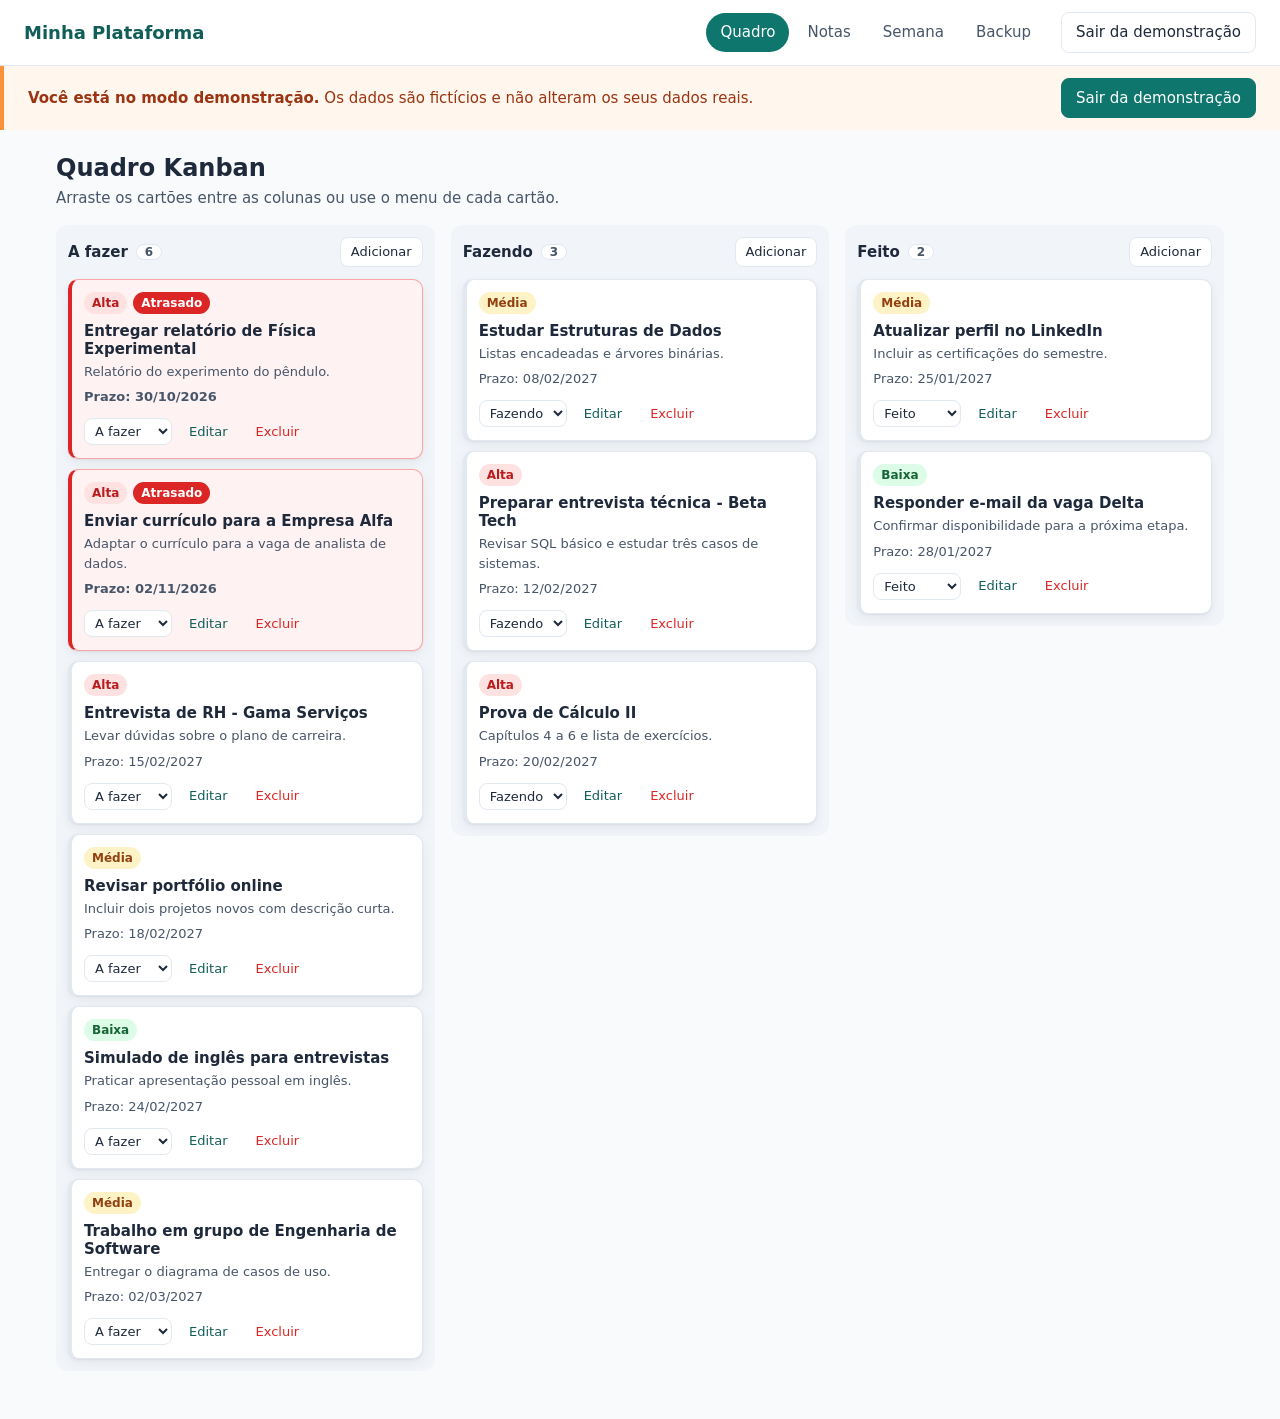
<file: plataforma-unica/index.html>
<!DOCTYPE html>
<html lang="pt-BR">
<head>
<meta charset="UTF-8">
<meta name="viewport" content="width=device-width, initial-scale=1.0">
<title>Minha Plataforma</title>
<style>
  /* Cores, espaçamentos e raio usados em todo o app */
  :root {
    --primaria: #0f766e;
    --primaria-escura: #115e59;
    --primaria-clara: #ccfbf1;
    --neutro-0: #ffffff;
    --neutro-50: #f8fafc;
    --neutro-100: #f1f5f9;
    --neutro-200: #e2e8f0;
    --neutro-600: #475569;
    --neutro-800: #1e293b;
    --alta: #b91c1c;
    --alta-fundo: #fee2e2;
    --media: #92400e;
    --media-fundo: #fef3c7;
    --baixa: #166534;
    --baixa-fundo: #dcfce7;
    --atraso: #dc2626;
    --atraso-fundo: #fef2f2;
    --aviso-fundo: #fff7ed;
    --aviso-borda: #fb923c;
    --aviso-texto: #9a3412;
    --raio: 12px;
    --sombra: 0 1px 2px rgba(15, 23, 42, 0.06), 0 4px 12px rgba(15, 23, 42, 0.06);
  }

  * { box-sizing: border-box; }
  [hidden] { display: none !important; }

  body {
    margin: 0;
    font-family: system-ui, -apple-system, "Segoe UI", Roboto, "Helvetica Neue", Arial, sans-serif;
    background: var(--neutro-50);
    color: var(--neutro-800);
    line-height: 1.5;
    font-size: 15px;
  }

  h1, h2, h3 { line-height: 1.2; margin: 0; }
  button, input, select, textarea { font: inherit; color: inherit; }

  /* Cabeçalho fixo com marca, abas e botão de demonstração */
  .cabecalho {
    position: sticky;
    top: 0;
    z-index: 10;
    background: var(--neutro-0);
    border-bottom: 1px solid var(--neutro-200);
    padding: 12px 24px;
    display: flex;
    align-items: center;
    gap: 16px;
    flex-wrap: wrap;
  }
  .marca { font-weight: 700; font-size: 18px; color: var(--primaria-escura); margin-right: auto; }
  .abas { display: flex; gap: 4px; overflow-x: auto; max-width: 100%; }
  .aba {
    background: none;
    border: 0;
    padding: 8px 14px;
    border-radius: 999px;
    cursor: pointer;
    color: var(--neutro-600);
    white-space: nowrap;
    transition: background 0.2s, color 0.2s;
  }
  .aba:hover { background: var(--neutro-100); }
  .aba.ativa { background: var(--primaria); color: #ffffff; }

  .banner-demo {
    background: var(--aviso-fundo);
    border-left: 4px solid var(--aviso-borda);
    color: var(--aviso-texto);
    padding: 12px 24px;
    display: flex;
    align-items: center;
    justify-content: space-between;
    gap: 16px;
    flex-wrap: wrap;
  }
  .banner-demo p { margin: 0; }

  .principal { max-width: 1200px; margin: 0 auto; padding: 24px 16px 48px; }
  .aba-conteudo:not([hidden]) { animation: surgir 0.25s ease; }
  .titulo-aba { margin-bottom: 16px; }
  .titulo-aba h1 { font-size: 24px; margin-bottom: 4px; }
  .titulo-aba p { margin: 0; color: var(--neutro-600); }

  /* Botões */
  .btn {
    border: 1px solid var(--neutro-200);
    border-radius: 8px;
    padding: 8px 14px;
    cursor: pointer;
    background: var(--neutro-0);
    transition: background 0.2s, border-color 0.2s, transform 0.1s;
    white-space: nowrap;
  }
  .btn:active { transform: scale(0.98); }
  .btn-primario { background: var(--primaria); color: #ffffff; border-color: var(--primaria); }
  .btn-primario:hover { background: var(--primaria-escura); }
  .btn-secundario:hover { background: var(--neutro-100); }
  .btn-fantasma { background: transparent; border-color: transparent; color: var(--primaria-escura); }
  .btn-fantasma:hover { background: var(--neutro-100); }
  .btn-perigo { background: transparent; border-color: transparent; color: var(--atraso); }
  .btn-perigo:hover { background: var(--atraso-fundo); }
  .btn-pequeno { padding: 4px 10px; font-size: 13px; }
  .btn:focus-visible, .aba:focus-visible, button:focus-visible {
    outline: 2px solid var(--primaria);
    outline-offset: 2px;
  }

  /* Campos de formulário */
  .campo { display: flex; flex-direction: column; gap: 6px; font-size: 14px; font-weight: 600; }
  input, select, textarea {
    padding: 10px 12px;
    border: 1px solid var(--neutro-200);
    border-radius: 8px;
    background: var(--neutro-0);
    font-weight: 400;
  }
  input:focus, select:focus, textarea:focus {
    outline: none;
    border-color: var(--primaria);
    box-shadow: 0 0 0 3px var(--primaria-clara);
  }

  .painel {
    background: var(--neutro-0);
    border: 1px solid var(--neutro-200);
    border-radius: var(--raio);
    padding: 16px;
    box-shadow: var(--sombra);
  }
  .vazio { color: var(--neutro-600); font-size: 14px; text-align: center; margin: 12px 0; }
  .status { font-size: 14px; color: var(--neutro-600); margin: 0; }
  .contador {
    background: var(--neutro-0);
    border: 1px solid var(--neutro-200);
    border-radius: 999px;
    padding: 0 8px;
    font-size: 12px;
    color: var(--neutro-600);
  }

  /* Prioridades: cor da borda e do selo */
  .prio-alta { border-left-color: #dc2626; }
  .prio-media { border-left-color: #d97706; }
  .prio-baixa { border-left-color: #16a34a; }
  .badge {
    display: inline-block;
    font-size: 12px;
    font-weight: 600;
    padding: 2px 8px;
    border-radius: 999px;
  }
  .badge-alta { background: var(--alta-fundo); color: var(--alta); }
  .badge-media { background: var(--media-fundo); color: var(--media); }
  .badge-baixa { background: var(--baixa-fundo); color: var(--baixa); }
  .badge-atraso { background: var(--atraso); color: #ffffff; }
  .texto-atraso { color: var(--atraso); font-weight: 600; }

  /* Quadro Kanban */
  .quadro {
    display: grid;
    grid-template-columns: repeat(3, minmax(0, 1fr));
    gap: 16px;
    align-items: start;
  }
  .coluna {
    background: var(--neutro-100);
    border-radius: var(--raio);
    padding: 12px;
    min-height: 240px;
    outline: 2px dashed transparent;
    outline-offset: -2px;
    transition: background 0.2s, outline-color 0.2s;
  }
  .coluna.alvo { outline-color: var(--primaria); background: var(--primaria-clara); }
  .coluna-topo {
    display: flex;
    justify-content: space-between;
    align-items: center;
    gap: 8px;
    margin-bottom: 12px;
  }
  .coluna-topo h2 { font-size: 15px; display: flex; align-items: center; gap: 8px; }
  .coluna-lista { display: flex; flex-direction: column; gap: 10px; }

  .cartao {
    background: var(--neutro-0);
    border: 1px solid var(--neutro-200);
    border-left: 4px solid var(--neutro-200);
    border-radius: 10px;
    padding: 12px;
    box-shadow: var(--sombra);
    cursor: grab;
    transition: transform 0.15s, box-shadow 0.15s, opacity 0.15s;
  }
  .cartao:hover { transform: translateY(-2px); box-shadow: 0 8px 20px rgba(15, 23, 42, 0.1); }
  .cartao.arrastando { opacity: 0.5; }
  .cartao.atrasado {
    background: var(--atraso-fundo);
    border-color: #fca5a5;
    border-left-color: var(--atraso);
  }
  .cartao-topo { display: flex; gap: 6px; flex-wrap: wrap; margin-bottom: 8px; }
  .cartao-titulo { font-size: 15px; margin-bottom: 4px; overflow-wrap: anywhere; }
  .cartao-descricao { font-size: 13px; color: var(--neutro-600); margin: 0 0 6px; overflow-wrap: anywhere; }
  .cartao-prazo { font-size: 13px; color: var(--neutro-600); margin: 0; }
  .cartao-acoes { display: flex; gap: 6px; flex-wrap: wrap; margin-top: 10px; align-items: center; }
  .select-mover {
    font-size: 13px;
    padding: 4px 6px;
    max-width: 100%;
  }

  /* Notas */
  .notas-layout {
    display: grid;
    grid-template-columns: 210px minmax(220px, 300px) minmax(0, 1fr);
    gap: 16px;
    align-items: start;
  }
  .painel-topo { display: flex; gap: 8px; align-items: center; justify-content: space-between; margin-bottom: 12px; }
  .painel-topo h2 { font-size: 16px; }
  .painel-topo input[type="search"] { flex: 1; min-width: 0; }
  .lista-pastas { display: flex; flex-direction: column; gap: 4px; }
  .pasta-linha { display: flex; align-items: center; gap: 4px; flex-wrap: wrap; }
  .filtro-pasta {
    flex: 1;
    min-width: 0;
    text-align: left;
    background: none;
    border: 0;
    border-radius: 8px;
    padding: 8px 10px;
    cursor: pointer;
    display: flex;
    justify-content: space-between;
    gap: 8px;
    transition: background 0.2s;
  }
  .filtro-pasta:hover { background: var(--neutro-100); }
  .filtro-pasta.ativa { background: var(--primaria-clara); font-weight: 600; }
  .lista-notas { display: flex; flex-direction: column; gap: 6px; max-height: 620px; overflow-y: auto; }
  .nota-item {
    display: block;
    width: 100%;
    text-align: left;
    background: none;
    border: 1px solid transparent;
    border-radius: 8px;
    padding: 10px;
    cursor: pointer;
    transition: background 0.2s, border-color 0.2s;
  }
  .nota-item:hover { background: var(--neutro-100); }
  .nota-item.ativa { background: var(--primaria-clara); border-color: #99f6e4; }
  .nota-item strong { display: block; overflow-wrap: anywhere; }
  .nota-resumo { display: block; font-size: 13px; color: var(--neutro-600); overflow-wrap: anywhere; }
  .nota-meta { display: block; font-size: 12px; color: var(--neutro-600); margin-top: 4px; }
  .editor { display: flex; flex-direction: column; gap: 12px; }
  .titulo-nota {
    font-size: 20px;
    font-weight: 600;
    border: 0;
    border-bottom: 1px solid var(--neutro-200);
    border-radius: 0;
    padding: 8px 0;
  }
  .titulo-nota:focus { box-shadow: none; border-bottom-color: var(--primaria); }
  .conteudo-nota { min-height: 320px; resize: vertical; line-height: 1.5; }
  .editor-rodape { display: flex; justify-content: space-between; align-items: center; gap: 8px; flex-wrap: wrap; }

  /* Semana */
  .semana-barra {
    display: flex;
    flex-wrap: wrap;
    gap: 12px;
    align-items: center;
    justify-content: space-between;
    margin-bottom: 16px;
  }
  .grupo-botoes { display: flex; gap: 6px; flex-wrap: wrap; }
  .calendario-wrap { overflow-x: auto; }
  .calendario {
    display: grid;
    grid-template-columns: repeat(7, minmax(140px, 1fr));
    gap: 8px;
  }
  .dia {
    background: var(--neutro-0);
    border: 1px solid var(--neutro-200);
    border-radius: 10px;
    padding: 10px;
    min-height: 200px;
  }
  .dia.hoje { border-color: var(--primaria); box-shadow: 0 0 0 2px var(--primaria-clara); }
  .dia-cabecalho { font-size: 14px; color: var(--neutro-600); margin-bottom: 8px; }
  .dia.hoje .dia-cabecalho { color: var(--primaria-escura); font-weight: 600; }
  .dia-lista { background: var(--neutro-0); border: 1px solid var(--neutro-200); border-radius: 10px; padding: 12px 16px; margin-bottom: 10px; }
  .dia-lista.hoje { border-color: var(--primaria); }
  .dia-lista h3 { font-size: 15px; margin-bottom: 8px; }
  .dia-lista.hoje h3 { color: var(--primaria-escura); }
  .mini-cartao {
    display: block;
    width: 100%;
    text-align: left;
    background: var(--neutro-0);
    border: 1px solid var(--neutro-200);
    border-left: 4px solid var(--neutro-200);
    border-radius: 8px;
    padding: 6px 8px;
    margin-bottom: 6px;
    cursor: pointer;
    font-size: 13px;
    transition: box-shadow 0.2s, transform 0.15s;
  }
  .mini-cartao:hover { transform: translateY(-1px); box-shadow: var(--sombra); }
  .mini-cartao strong { display: block; overflow-wrap: anywhere; }
  .mini-cartao span { color: var(--neutro-600); font-size: 12px; }
  .mini-cartao.atrasado { background: var(--atraso-fundo); border-color: #fca5a5; border-left-color: var(--atraso); }
  .mini-cartao.atrasado span { color: var(--atraso); font-weight: 600; }

  /* Backup */
  .cartao-backup { display: flex; justify-content: space-between; align-items: center; gap: 16px; flex-wrap: wrap; margin-bottom: 12px; }
  .cartao-backup h2 { font-size: 16px; margin-bottom: 4px; }
  .cartao-backup p { margin: 0; color: var(--neutro-600); font-size: 14px; }

  /* Janelas (modais) */
  .modal-overlay {
    position: fixed;
    inset: 0;
    background: rgba(15, 23, 42, 0.45);
    display: flex;
    align-items: center;
    justify-content: center;
    padding: 16px;
    z-index: 50;
    animation: surgir 0.2s ease;
  }
  .modal {
    background: var(--neutro-0);
    border-radius: 14px;
    padding: 24px;
    width: 100%;
    max-width: 520px;
    max-height: 90vh;
    overflow-y: auto;
    box-shadow: 0 20px 40px rgba(15, 23, 42, 0.2);
    animation: subir 0.2s ease;
  }
  .modal h2 { font-size: 18px; margin-bottom: 16px; }
  .form-grid { display: flex; flex-direction: column; gap: 14px; }
  .form-linha { display: grid; grid-template-columns: 1fr 1fr; gap: 14px; }
  .modal-acoes { display: flex; justify-content: flex-end; gap: 8px; margin-top: 8px; }

  @keyframes surgir { from { opacity: 0; } to { opacity: 1; } }
  @keyframes subir { from { opacity: 0; transform: translateY(8px); } to { opacity: 1; transform: translateY(0); } }

  /* Telas menores */
  @media (max-width: 1000px) {
    .notas-layout { grid-template-columns: 1fr; }
    .lista-notas { max-height: none; }
  }
  @media (max-width: 820px) {
    .quadro { grid-template-columns: 1fr; }
    .cabecalho { padding: 12px 16px; }
  }
  @media (max-width: 560px) {
    .form-linha { grid-template-columns: 1fr; }
    .principal { padding: 16px 12px 40px; }
    .titulo-aba h1 { font-size: 20px; }
  }
  @media (prefers-reduced-motion: reduce) {
    *, *::before, *::after { animation: none !important; transition: none !important; }
  }
</style>
  <meta property="og:image" content="https://bolt.new/static/og_default.png">
  <meta name="twitter:card" content="summary_large_image">
  <meta name="twitter:image" content="https://bolt.new/static/og_default.png">
</head>
<body>

<header class="cabecalho">
  <div class="marca">Minha Plataforma</div>
  <nav class="abas" aria-label="Seções do app">
    <button class="aba ativa" data-acao="aba" data-valor="kanban">Quadro</button>
    <button class="aba" data-acao="aba" data-valor="notas">Notas</button>
    <button class="aba" data-acao="aba" data-valor="semana">Semana</button>
    <button class="aba" data-acao="aba" data-valor="backup">Backup</button>
  </nav>
  <button id="btn-modo" class="btn btn-secundario" data-acao="alternar-modo">Ver demonstração</button>
</header>

<div id="banner-demo" class="banner-demo" hidden>
  <p><strong>Você está no modo demonstração.</strong> Os dados são fictícios e não alteram os seus dados reais.</p>
  <button class="btn btn-primario" data-acao="alternar-modo">Sair da demonstração</button>
</div>

<main class="principal">

  <!-- Aba 1: Quadro Kanban -->
  <section id="aba-kanban" class="aba-conteudo">
    <div class="titulo-aba">
      <h1>Quadro Kanban</h1>
      <p>Arraste os cartões entre as colunas ou use o menu de cada cartão.</p>
    </div>
    <div id="quadro" class="quadro"></div>
  </section>

  <!-- Aba 2: Notas -->
  <section id="aba-notas" class="aba-conteudo" hidden>
    <div class="titulo-aba">
      <h1>Notas</h1>
      <p>Organize suas anotações em pastas e encontre tudo pela busca.</p>
    </div>
    <div class="notas-layout">
      <aside class="painel">
        <div class="painel-topo">
          <h2>Pastas</h2>
          <button class="btn btn-primario btn-pequeno" data-acao="nova-pasta">Nova pasta</button>
        </div>
        <div id="lista-pastas" class="lista-pastas"></div>
      </aside>

      <div class="painel">
        <div class="painel-topo">
          <input id="busca-notas" type="search" placeholder="Buscar notas..." aria-label="Buscar notas">
          <button class="btn btn-primario btn-pequeno" data-acao="nova-nota">Nova nota</button>
        </div>
        <div id="lista-notas" class="lista-notas"></div>
      </div>

      <div class="painel">
        <p id="editor-vazio" class="vazio">Escolha uma nota ou crie uma nova.</p>
        <form id="editor-nota" class="editor" hidden>
          <input name="titulo" class="titulo-nota" placeholder="Título da nota" aria-label="Título da nota">
          <label class="campo">Pasta
            <select name="pasta"></select>
          </label>
          <textarea name="conteudo" class="conteudo-nota" placeholder="Escreva sua nota aqui..." aria-label="Conteúdo da nota"></textarea>
          <div class="editor-rodape">
            <span class="status">Alterações salvas automaticamente</span>
            <button type="button" class="btn btn-perigo btn-pequeno" data-acao="excluir-nota">Excluir nota</button>
          </div>
        </form>
      </div>
    </div>
  </section>

  <!-- Aba 3: Semana -->
  <section id="aba-semana" class="aba-conteudo" hidden>
    <div class="titulo-aba">
      <h1>Semana</h1>
      <p>Mostra os cartões do Quadro pelo prazo. Cartões sem prazo não aparecem aqui.</p>
    </div>
    <div class="semana-barra">
      <div class="grupo-botoes">
        <button class="btn btn-secundario" data-acao="semana-anterior">Anterior</button>
        <button class="btn btn-secundario" data-acao="semana-hoje">Hoje</button>
        <button class="btn btn-secundario" data-acao="semana-proxima">Próxima</button>
      </div>
      <strong id="periodo-semana"></strong>
      <div class="grupo-botoes">
        <button class="btn btn-secundario" data-acao="visao-semana" data-valor="calendario">Calendário</button>
        <button class="btn btn-secundario" data-acao="visao-semana" data-valor="lista">Lista</button>
      </div>
    </div>
    <div id="semana-calendario" class="calendario-wrap"></div>
    <div id="semana-lista" hidden></div>
  </section>

  <!-- Aba 4: Backup -->
  <section id="aba-backup" class="aba-conteudo" hidden>
    <div class="titulo-aba">
      <h1>Backup</h1>
      <p>Guarde uma cópia dos seus dados em um arquivo ou restaure um arquivo salvo.</p>
    </div>
    <div class="painel cartao-backup">
      <div>
        <h2>Exportar dados</h2>
        <p>Baixa um arquivo .json com todos os cartões, pastas e notas.</p>
      </div>
      <button class="btn btn-primario" data-acao="exportar">Exportar dados</button>
    </div>
    <div class="painel cartao-backup">
      <div>
        <h2>Importar dados</h2>
        <p>Substitui os dados atuais pelos do arquivo escolhido.</p>
      </div>
      <button class="btn btn-secundario" data-acao="importar">Importar dados</button>
      <input id="arquivo-importar" type="file" accept="application/json,.json" hidden>
    </div>
    <p id="status-backup" class="status" role="status"></p>
  </section>

</main>

<!-- Janela de cartão (novo ou editar) -->
<div id="modal-cartao" class="modal-overlay" hidden>
  <div class="modal" role="dialog" aria-modal="true" aria-labelledby="modal-cartao-titulo">
    <h2 id="modal-cartao-titulo">Novo cartão</h2>
    <form id="form-cartao" class="form-grid">
      <label class="campo">Título
        <input name="titulo" required maxlength="120">
      </label>
      <label class="campo">Descrição
        <textarea name="descricao" rows="3"></textarea>
      </label>
      <div class="form-linha">
        <label class="campo">Prazo
          <input type="date" name="prazo">
        </label>
        <label class="campo">Prioridade
          <select name="prioridade">
            <option value="alta">Alta</option>
            <option value="media">Média</option>
            <option value="baixa">Baixa</option>
          </select>
        </label>
      </div>
      <label class="campo">Coluna
        <select name="coluna">
          <option value="afazer">A fazer</option>
          <option value="fazendo">Fazendo</option>
          <option value="feito">Feito</option>
        </select>
      </label>
      <div class="modal-acoes">
        <button type="button" class="btn btn-secundario" data-acao="fechar-modal" data-valor="modal-cartao">Cancelar</button>
        <button type="submit" class="btn btn-primario">Salvar</button>
      </div>
    </form>
  </div>
</div>

<!-- Janela de pasta (nova ou renomear) -->
<div id="modal-pasta" class="modal-overlay" hidden>
  <div class="modal" role="dialog" aria-modal="true" aria-labelledby="modal-pasta-titulo">
    <h2 id="modal-pasta-titulo">Nova pasta</h2>
    <form id="form-pasta" class="form-grid">
      <label class="campo">Nome da pasta
        <input name="nome" required maxlength="60">
      </label>
      <div class="modal-acoes">
        <button type="button" class="btn btn-secundario" data-acao="fechar-modal" data-valor="modal-pasta">Cancelar</button>
        <button type="submit" class="btn btn-primario">Salvar</button>
      </div>
    </form>
  </div>
</div>

<script>
  // Chaves usadas no localStorage: uma para os dados reais, outra para a demonstração
  // "v2" na chave da demonstração força a regeração dos dados com prazos de 2027,
  // mesmo para quem já abriu a demonstração antes com prazos antigos.
  const CHAVE_DADOS = {
    real: 'minhaPlataforma.dados.real',
    demo: 'minhaPlataforma.dados.demo.v3'
  };
  const CHAVE_MODO = 'minhaPlataforma.modo';

  const COLUNAS = [
    { id: 'afazer', nome: 'A fazer' },
    { id: 'fazendo', nome: 'Fazendo' },
    { id: 'feito', nome: 'Feito' }
  ];
  const PRIORIDADES = { alta: 'Alta', media: 'Média', baixa: 'Baixa' };
  const DIAS_SEMANA = ['Domingo', 'Segunda-feira', 'Terça-feira', 'Quarta-feira', 'Quinta-feira', 'Sexta-feira', 'Sábado'];
  const DIAS_CURTOS = ['Dom', 'Seg', 'Ter', 'Qua', 'Qui', 'Sex', 'Sáb'];

  // Estado atual do app em memória
  let modo = 'real';
  let dados = dadosVazios();
  let abaAtual = 'kanban';
  let filtroPasta = 'todas'; // 'todas', 'sem' (sem pasta) ou o id de uma pasta
  let buscaNotas = '';
  let notaAtualId = null;
  let inicioSemana = inicioDaSemana(new Date());
  let visaoSemana = 'calendario';
  let cartaoEditandoId = null;
  let pastaEditandoId = null;

  /* ---------- Funções auxiliares ---------- */

  function gerarId() {
    return Date.now().toString(36) + Math.random().toString(36).slice(2, 7);
  }

  function dadosVazios() {
    return { cartoes: [], pastas: [], notas: [] };
  }

  // Data no formato AAAA-MM-DD, usando o horário local
  function paraDataISO(d) {
    const ano = d.getFullYear();
    const mes = String(d.getMonth() + 1).padStart(2, '0');
    const dia = String(d.getDate()).padStart(2, '0');
    return `${ano}-${mes}-${dia}`;
  }

  function daISO(texto) {
    const [ano, mes, dia] = texto.split('-').map(Number);
    return new Date(ano, mes - 1, dia);
  }

  function somarDias(d, quantidade) {
    const resultado = new Date(d);
    resultado.setDate(resultado.getDate() + quantidade);
    return resultado;
  }

  // Segunda-feira da semana que contém a data informada
  function inicioDaSemana(d) {
    const resultado = new Date(d.getFullYear(), d.getMonth(), d.getDate());
    const diferenca = (resultado.getDay() + 6) % 7;
    resultado.setDate(resultado.getDate() - diferenca);
    return resultado;
  }

  function formatarData(textoISO) {
    if (!textoISO) return '';
    const [ano, mes, dia] = textoISO.split('-');
    return `${dia}/${mes}/${ano}`;
  }

  function formatarDataHora(timestamp) {
    return new Date(timestamp).toLocaleString('pt-BR', {
      day: '2-digit',
      month: '2-digit',
      hour: '2-digit',
      minute: '2-digit'
    });
  }

  // Protege o texto digitado pelo usuário antes de colocá-lo na tela
  function esc(texto) {
    return String(texto ?? '').replace(/[&<>"']/g, (c) => ({
      '&': '&amp;', '<': '&lt;', '>': '&gt;', '"': '&quot;', "'": '&#39;'
    }[c]));
  }

  // Um cartão está atrasado se tem prazo anterior a hoje e ainda não foi concluído
  function estaAtrasado(cartao) {
    return Boolean(cartao.prazo) && cartao.coluna !== 'feito' && cartao.prazo < paraDataISO(new Date());
  }

  function ordenarPorPrazo(a, b) {
    return (a.prazo || '9999-12-31').localeCompare(b.prazo || '9999-12-31');
  }

  /* ---------- Armazenamento ---------- */

  function chaveAtual() {
    return CHAVE_DADOS[modo];
  }

  function lerLocal(chave) {
    try {
      const texto = localStorage.getItem(chave);
      return texto ? JSON.parse(texto) : null;
    } catch (erro) {
      return null;
    }
  }

  function salvar() {
    try {
      localStorage.setItem(chaveAtual(), JSON.stringify(dados));
    } catch (erro) {
      alert('Não foi possível salvar. O armazenamento do navegador pode estar cheio.');
    }
  }

  // Confere se um objeto tem o formato certo antes de usá-lo (vale para backup importado)
  function normalizarDados(bruto) {
    if (!bruto || typeof bruto !== 'object') return null;
    const lista = (valor) => (Array.isArray(valor) ? valor.filter((item) => item && typeof item === 'object') : null);
    const cartoes = lista(bruto.cartoes);
    const pastas = lista(bruto.pastas);
    const notas = lista(bruto.notas);
    if (!cartoes || !pastas || !notas) return null;

    return {
      cartoes: cartoes.map((c) => ({
        id: String(c.id || gerarId()),
        titulo: String(c.titulo || 'Sem título'),
        descricao: String(c.descricao || ''),
        prazo: /^\d{4}-\d{2}-\d{2}$/.test(c.prazo) ? c.prazo : '',
        prioridade: PRIORIDADES[c.prioridade] ? c.prioridade : 'media',
        coluna: COLUNAS.some((col) => col.id === c.coluna) ? c.coluna : 'afazer'
      })),
      pastas: pastas.map((p) => ({
        id: String(p.id || gerarId()),
        nome: String(p.nome || 'Pasta')
      })),
      notas: notas.map((n) => ({
        id: String(n.id || gerarId()),
        titulo: String(n.titulo || ''),
        conteudo: String(n.conteudo || ''),
        pastaId: n.pastaId ? String(n.pastaId) : null,
        atualizadoEm: Number(n.atualizadoEm) || Date.now()
      }))
    };
  }

  // Dados fictícios de uma rotina de recrutamento e faculdade.
  // Prazos fixos em 2027 para a demonstração nunca ficar com cartões atrasados.
  function criarDadosDemo() {
    const pastaRecrutamento = gerarId();
    const pastaFaculdade = gerarId();
    const cartao = (titulo, descricao, prazo, prioridade, coluna) => ({
      id: gerarId(), titulo, descricao, prazo, prioridade, coluna
    });
    const nota = (titulo, conteudo, pastaId) => ({
      id: gerarId(), titulo, conteudo, pastaId, atualizadoEm: Date.now()
    });

    return {
      pastas: [
        { id: pastaRecrutamento, nome: 'Recrutamento' },
        { id: pastaFaculdade, nome: 'Faculdade' }
      ],
      cartoes: [
        cartao('Enviar currículo para a Empresa Alfa', 'Adaptar o currículo para a vaga de analista de dados.', '2026-11-02', 'alta', 'afazer'),
        cartao('Preparar entrevista técnica - Beta Tech', 'Revisar SQL básico e estudar três casos de sistemas.', '2027-02-12', 'alta', 'fazendo'),
        cartao('Entrevista de RH - Gama Serviços', 'Levar dúvidas sobre o plano de carreira.', '2027-02-15', 'alta', 'afazer'),
        cartao('Revisar portfólio online', 'Incluir dois projetos novos com descrição curta.', '2027-02-18', 'media', 'afazer'),
        cartao('Simulado de inglês para entrevistas', 'Praticar apresentação pessoal em inglês.', '2027-02-24', 'baixa', 'afazer'),
        cartao('Prova de Cálculo II', 'Capítulos 4 a 6 e lista de exercícios.', '2027-02-20', 'alta', 'fazendo'),
        cartao('Trabalho em grupo de Engenharia de Software', 'Entregar o diagrama de casos de uso.', '2027-03-02', 'media', 'afazer'),
        cartao('Estudar Estruturas de Dados', 'Listas encadeadas e árvores binárias.', '2027-02-08', 'media', 'fazendo'),
        cartao('Entregar relatório de Física Experimental', 'Relatório do experimento do pêndulo.', '2026-10-30', 'alta', 'afazer'),
        cartao('Responder e-mail da vaga Delta', 'Confirmar disponibilidade para a próxima etapa.', '2027-01-28', 'baixa', 'feito'),
        cartao('Atualizar perfil no LinkedIn', 'Incluir as certificações do semestre.', '2027-01-25', 'media', 'feito')
      ],
      notas: [
        nota('Roteiro para entrevista técnica', '1. Apresentação (2 min)\n2. Projetos recentes\n3. Perguntas sobre a empresa', pastaRecrutamento),
        nota('Lista de empresas-alvo', 'Alfa, Beta Tech, Gama Serviços, Delta.\nPriorizar vagas com teste prático.', pastaRecrutamento),
        nota('Resumo: Redes de computadores', 'Modelo OSI: física, enlace, rede, transporte e aplicação.', pastaFaculdade),
        nota('Ideias para projetos da faculdade', 'App de controle de estudos\nSite do centro acadêmico', null)
      ]
    };
  }

  // Troca entre dados reais e demonstração, sem apagar nenhum dos dois
  function carregarModo(novoModo) {
    modo = novoModo;
    localStorage.setItem(CHAVE_MODO, modo);
    dados = normalizarDados(lerLocal(chaveAtual())) || (modo === 'demo' ? criarDadosDemo() : dadosVazios());
    salvar();
    notaAtualId = null;
    filtroPasta = 'todas';
    buscaNotas = '';
  }

  function trocarModo() {
    carregarModo(modo === 'demo' ? 'real' : 'demo');
    document.getElementById('busca-notas').value = '';
    renderTudo();
  }

  /* ---------- Abas e tela geral ---------- */

  function renderAbas() {
    document.querySelectorAll('[data-acao="aba"]').forEach((botao) => {
      const ativa = botao.dataset.valor === abaAtual;
      botao.classList.toggle('ativa', ativa);
      botao.setAttribute('aria-current', ativa ? 'page' : 'false');
    });
    document.querySelectorAll('.aba-conteudo').forEach((secao) => {
      secao.hidden = secao.id !== `aba-${abaAtual}`;
    });
  }

  function renderTudo() {
    const emDemo = modo === 'demo';
    document.getElementById('banner-demo').hidden = !emDemo;
    document.getElementById('btn-modo').textContent = emDemo ? 'Sair da demonstração' : 'Ver demonstração';
    renderAbas();
    renderKanban();
    renderNotas();
    renderSemana();
  }

  /* ---------- Quadro Kanban ---------- */

  function renderKanban() {
    document.getElementById('quadro').innerHTML = COLUNAS.map((coluna) => {
      const cartoes = dados.cartoes.filter((c) => c.coluna === coluna.id).sort(ordenarPorPrazo);
      return `
        <section class="coluna" data-coluna="${coluna.id}">
          <header class="coluna-topo">
            <h2>${coluna.nome} <span class="contador">${cartoes.length}</span></h2>
            <button class="btn btn-secundario btn-pequeno" data-acao="novo-cartao" data-valor="${coluna.id}">Adicionar</button>
          </header>
          <div class="coluna-lista">
            ${cartoes.length ? cartoes.map(cartaoHTML).join('') : '<p class="vazio">Nenhum cartão aqui.</p>'}
          </div>
        </section>`;
    }).join('');
  }

  function cartaoHTML(c) {
    const atrasado = estaAtrasado(c);
    const opcoes = COLUNAS.map((col) =>
      `<option value="${col.id}" ${col.id === c.coluna ? 'selected' : ''}>${col.nome}</option>`
    ).join('');
    return `
      <article class="cartao prio-${c.prioridade} ${atrasado ? 'atrasado' : ''}" draggable="true" data-cartao="${esc(c.id)}">
        <div class="cartao-topo">
          <span class="badge badge-${c.prioridade}">${PRIORIDADES[c.prioridade]}</span>
          ${atrasado ? '<span class="badge badge-atraso">Atrasado</span>' : ''}
        </div>
        <h3 class="cartao-titulo">${esc(c.titulo)}</h3>
        ${c.descricao ? `<p class="cartao-descricao">${esc(c.descricao)}</p>` : ''}
        ${c.prazo ? `<p class="cartao-prazo ${atrasado ? 'texto-atraso' : ''}">Prazo: ${formatarData(c.prazo)}</p>` : ''}
        <div class="cartao-acoes">
          <select class="select-mover" data-acao="mover" aria-label="Mover cartão para outra coluna">${opcoes}</select>
          <button class="btn btn-fantasma btn-pequeno" data-acao="editar-cartao" data-valor="${esc(c.id)}">Editar</button>
          <button class="btn btn-perigo btn-pequeno" data-acao="excluir-cartao" data-valor="${esc(c.id)}">Excluir</button>
        </div>
      </article>`;
  }

  function abrirFormCartao(id, colunaPadrao) {
    cartaoEditandoId = id || null;
    const cartao = id ? dados.cartoes.find((c) => c.id === id) : null;
    const form = document.getElementById('form-cartao');
    document.getElementById('modal-cartao-titulo').textContent = cartao ? 'Editar cartão' : 'Novo cartão';
    form.elements.titulo.value = cartao?.titulo || '';
    form.elements.descricao.value = cartao?.descricao || '';
    form.elements.prazo.value = cartao?.prazo || '';
    form.elements.prioridade.value = cartao?.prioridade || 'media';
    form.elements.coluna.value = cartao?.coluna || colunaPadrao || 'afazer';
    abrirModal('modal-cartao');
    form.elements.titulo.focus();
  }

  function moverCartao(id, coluna) {
    const cartao = dados.cartoes.find((c) => c.id === id);
    if (!cartao) return;
    cartao.coluna = coluna;
    salvar();
    renderTudo();
  }

  /* ---------- Notas e pastas ---------- */

  function notaAtual() {
    return dados.notas.find((n) => n.id === notaAtualId) || null;
  }

  function nomePasta(pastaId) {
    const pasta = dados.pastas.find((p) => p.id === pastaId);
    return pasta ? pasta.nome : 'Sem pasta';
  }

  function renderNotas() {
    renderPastasNotas();
    renderListaNotas();
    renderEditorNota();
  }

  function renderPastasNotas() {
    const linhaFiltro = (valor, nome, quantidade) => `
      <button class="filtro-pasta ${filtroPasta === valor ? 'ativa' : ''}" data-acao="filtrar-pasta" data-valor="${esc(valor)}">
        <span>${esc(nome)}</span><span class="contador">${quantidade}</span>
      </button>`;

    const pastas = dados.pastas.map((p) => `
      <div class="pasta-linha">
        ${linhaFiltro(p.id, p.nome, dados.notas.filter((n) => n.pastaId === p.id).length)}
        <button class="btn btn-fantasma btn-pequeno" data-acao="renomear-pasta" data-valor="${esc(p.id)}">Renomear</button>
        <button class="btn btn-perigo btn-pequeno" data-acao="excluir-pasta" data-valor="${esc(p.id)}">Excluir</button>
      </div>`).join('');

    document.getElementById('lista-pastas').innerHTML =
      linhaFiltro('todas', 'Todas as notas', dados.notas.length) +
      linhaFiltro('sem', 'Sem pasta', dados.notas.filter((n) => !n.pastaId).length) +
      pastas;
  }

  function renderListaNotas() {
    const termo = buscaNotas.trim().toLowerCase();
    let lista = dados.notas.filter((n) => {
      if (filtroPasta === 'todas') return true;
      if (filtroPasta === 'sem') return !n.pastaId;
      return n.pastaId === filtroPasta;
    });
    if (termo) {
      lista = lista.filter((n) => `${n.titulo} ${n.conteudo}`.toLowerCase().includes(termo));
    }
    lista.sort((a, b) => b.atualizadoEm - a.atualizadoEm);

    document.getElementById('lista-notas').innerHTML = lista.length
      ? lista.map((n) => `
        <button class="nota-item ${n.id === notaAtualId ? 'ativa' : ''}" data-acao="abrir-nota" data-valor="${esc(n.id)}">
          <strong>${esc(n.titulo || 'Sem título')}</strong>
          <span class="nota-resumo">${esc(n.conteudo.slice(0, 80) || 'Sem conteúdo')}</span>
          <span class="nota-meta">${esc(nomePasta(n.pastaId))} - ${formatarDataHora(n.atualizadoEm)}</span>
        </button>`).join('')
      : `<p class="vazio">${termo ? 'Nenhuma nota encontrada.' : 'Nenhuma nota nesta pasta.'}</p>`;
  }

  function renderEditorNota() {
    const nota = notaAtual();
    const form = document.getElementById('editor-nota');
    document.getElementById('editor-vazio').hidden = Boolean(nota);
    form.hidden = !nota;
    if (!nota) return;

    form.elements.titulo.value = nota.titulo;
    form.elements.pasta.innerHTML = '<option value="">Sem pasta</option>' +
      dados.pastas.map((p) => `<option value="${esc(p.id)}">${esc(p.nome)}</option>`).join('');
    form.elements.pasta.value = nota.pastaId || '';
    form.elements.conteudo.value = nota.conteudo;
  }

  // Salva a nota enquanto o usuário digita, sem redesenhar o editor
  function atualizarNotaDoEditor() {
    const nota = notaAtual();
    if (!nota) return;
    const form = document.getElementById('editor-nota');
    nota.titulo = form.elements.titulo.value;
    nota.conteudo = form.elements.conteudo.value;
    nota.pastaId = form.elements.pasta.value || null;
    nota.atualizadoEm = Date.now();
    salvar();
    renderPastasNotas();
    renderListaNotas();
  }

  function criarNota() {
    const pastaAtual = filtroPasta !== 'todas' && filtroPasta !== 'sem' ? filtroPasta : null;
    const nota = { id: gerarId(), titulo: '', conteudo: '', pastaId: pastaAtual, atualizadoEm: Date.now() };
    dados.notas.push(nota);
    notaAtualId = nota.id;
    buscaNotas = '';
    document.getElementById('busca-notas').value = '';
    salvar();
    renderNotas();
    document.getElementById('editor-nota').elements.titulo.focus();
  }

  function excluirNota() {
    const nota = notaAtual();
    if (!nota || !confirm(`Excluir a nota "${nota.titulo || 'Sem título'}"?`)) return;
    dados.notas = dados.notas.filter((n) => n.id !== nota.id);
    notaAtualId = null;
    salvar();
    renderNotas();
  }

  function abrirFormPasta(id) {
    pastaEditandoId = id || null;
    const pasta = id ? dados.pastas.find((p) => p.id === id) : null;
    const form = document.getElementById('form-pasta');
    document.getElementById('modal-pasta-titulo').textContent = pasta ? 'Renomear pasta' : 'Nova pasta';
    form.elements.nome.value = pasta?.nome || '';
    abrirModal('modal-pasta');
    form.elements.nome.focus();
  }

  function excluirPasta(id) {
    const pasta = dados.pastas.find((p) => p.id === id);
    if (!pasta || !confirm(`Excluir a pasta "${pasta.nome}"? As notas dela voltarão para "Sem pasta".`)) return;
    dados.pastas = dados.pastas.filter((p) => p.id !== id);
    dados.notas.forEach((n) => {
      if (n.pastaId === id) n.pastaId = null;
    });
    if (filtroPasta === id) filtroPasta = 'todas';
    salvar();
    renderNotas();
  }

  /* ---------- Semana ---------- */

  function miniCartaoHTML(c) {
    const atrasado = estaAtrasado(c);
    return `
      <button class="mini-cartao prio-${c.prioridade} ${atrasado ? 'atrasado' : ''}" data-acao="editar-cartao" data-valor="${esc(c.id)}">
        <strong>${esc(c.titulo)}</strong>
        <span>${PRIORIDADES[c.prioridade]}${atrasado ? ' - Atrasado' : ''}</span>
      </button>`;
  }

  function renderSemana() {
    const dias = Array.from({ length: 7 }, (_, i) => somarDias(inicioSemana, i));
    const hojeISO = paraDataISO(new Date());
    const blocos = dias.map((dia) => {
      const iso = paraDataISO(dia);
      const cartoes = dados.cartoes.filter((c) => c.prazo === iso).sort(ordenarPorPrazo);
      return { dia, iso, hoje: iso === hojeISO, cartoes };
    });

    document.getElementById('periodo-semana').textContent =
      `${formatarData(blocos[0].iso)} a ${formatarData(blocos[6].iso)}`;

    document.querySelectorAll('[data-acao="visao-semana"]').forEach((botao) => {
      const ativa = botao.dataset.valor === visaoSemana;
      botao.classList.toggle('ativa', ativa);
      botao.setAttribute('aria-pressed', String(ativa));
    });
    document.getElementById('semana-calendario').hidden = visaoSemana !== 'calendario';
    document.getElementById('semana-lista').hidden = visaoSemana !== 'lista';

    document.getElementById('semana-calendario').innerHTML = `
      <div class="calendario">
        ${blocos.map((b) => `
          <div class="dia ${b.hoje ? 'hoje' : ''}">
            <h3 class="dia-cabecalho">${DIAS_CURTOS[b.dia.getDay()]} ${formatarData(b.iso).slice(0, 5)}</h3>
            ${b.cartoes.map(miniCartaoHTML).join('') || '<p class="vazio">Nada marcado</p>'}
          </div>`).join('')}
      </div>`;

    document.getElementById('semana-lista').innerHTML = blocos.map((b) => `
      <section class="dia-lista ${b.hoje ? 'hoje' : ''}">
        <h3>${DIAS_SEMANA[b.dia.getDay()]}, ${formatarData(b.iso).slice(0, 5)}</h3>
        ${b.cartoes.map(miniCartaoHTML).join('') || '<p class="vazio">Nada marcado para este dia.</p>'}
      </section>`).join('');
  }

  /* ---------- Backup ---------- */

  function exportarDados() {
    const pacote = {
      app: 'Minha Plataforma',
      origem: modo === 'demo' ? 'demonstracao' : 'real',
      exportadoEm: new Date().toISOString(),
      dados
    };
    const blob = new Blob([JSON.stringify(pacote, null, 2)], { type: 'application/json' });
    const url = URL.createObjectURL(blob);
    const link = document.createElement('a');
    link.href = url;
    link.download = `minha-plataforma-${paraDataISO(new Date())}.json`;
    document.body.appendChild(link);
    link.click();
    link.remove();
    URL.revokeObjectURL(url);
    document.getElementById('status-backup').textContent = 'Arquivo exportado com sucesso.';
  }

  async function importarArquivo(arquivo) {
    const status = document.getElementById('status-backup');
    let conteudo = null;
    try {
      conteudo = JSON.parse(await arquivo.text());
    } catch (erro) {
      conteudo = null;
    }
    const novos = normalizarDados(conteudo && conteudo.dados ? conteudo.dados : conteudo);
    if (!novos) {
      status.textContent = 'Arquivo inválido. Use um arquivo .json exportado por esta plataforma.';
      return;
    }
    const nomeModo = modo === 'demo' ? 'de demonstração' : 'reais';
    if (!confirm(`Os dados ${nomeModo} atuais serão substituídos pelos do arquivo. Deseja continuar?`)) return;
    dados = novos;
    salvar();
    renderTudo();
    status.textContent = 'Dados importados com sucesso.';
  }

  /* ---------- Janelas ---------- */

  function abrirModal(id) {
    document.getElementById(id).hidden = false;
  }

  function fecharModal(id) {
    document.getElementById(id).hidden = true;
  }

  /* ---------- Eventos ---------- */

  // Ações dos botões, identificadas pelo atributo data-acao
  document.addEventListener('click', (e) => {
    if (e.target.classList.contains('modal-overlay')) {
      fecharModal(e.target.id);
      return;
    }
    const alvo = e.target.closest('[data-acao]');
    if (!alvo) return;
    const { acao, valor } = alvo.dataset;

    switch (acao) {
      case 'aba':
        abaAtual = valor;
        renderAbas();
        break;
      case 'alternar-modo':
        trocarModo();
        break;
      case 'novo-cartao':
        abrirFormCartao(null, valor);
        break;
      case 'editar-cartao':
        abrirFormCartao(valor);
        break;
      case 'excluir-cartao': {
        const cartao = dados.cartoes.find((c) => c.id === valor);
        if (cartao && confirm(`Excluir o cartão "${cartao.titulo}"?`)) {
          dados.cartoes = dados.cartoes.filter((c) => c.id !== valor);
          salvar();
          renderTudo();
        }
        break;
      }
      case 'filtrar-pasta':
        filtroPasta = valor;
        renderNotas();
        break;
      case 'nova-pasta':
        abrirFormPasta(null);
        break;
      case 'renomear-pasta':
        abrirFormPasta(valor);
        break;
      case 'excluir-pasta':
        excluirPasta(valor);
        break;
      case 'nova-nota':
        criarNota();
        break;
      case 'abrir-nota':
        notaAtualId = valor;
        renderNotas();
        break;
      case 'excluir-nota':
        excluirNota();
        break;
      case 'semana-anterior':
        inicioSemana = somarDias(inicioSemana, -7);
        renderSemana();
        break;
      case 'semana-proxima':
        inicioSemana = somarDias(inicioSemana, 7);
        renderSemana();
        break;
      case 'semana-hoje':
        inicioSemana = inicioDaSemana(new Date());
        renderSemana();
        break;
      case 'visao-semana':
        visaoSemana = valor;
        renderSemana();
        break;
      case 'fechar-modal':
        fecharModal(valor);
        break;
      case 'exportar':
        exportarDados();
        break;
      case 'importar':
        document.getElementById('arquivo-importar').click();
        break;
    }
  });

  // Troca de coluna pelo menu de cada cartão
  document.addEventListener('change', (e) => {
    if (e.target.matches('[data-acao="mover"]')) {
      moverCartao(e.target.closest('[data-cartao]').dataset.cartao, e.target.value);
    }
  });

  // Arrastar e soltar cartões entre colunas
  document.addEventListener('dragstart', (e) => {
    const cartao = e.target.closest('[data-cartao]');
    if (!cartao) return;
    e.dataTransfer.setData('text/plain', cartao.dataset.cartao);
    e.dataTransfer.effectAllowed = 'move';
    cartao.classList.add('arrastando');
  });

  document.addEventListener('dragover', (e) => {
    const coluna = e.target.closest('.coluna');
    if (!coluna) return;
    e.preventDefault();
    document.querySelectorAll('.coluna.alvo').forEach((c) => {
      if (c !== coluna) c.classList.remove('alvo');
    });
    coluna.classList.add('alvo');
  });

  document.addEventListener('dragleave', (e) => {
    const coluna = e.target.closest('.coluna');
    if (coluna && !coluna.contains(e.relatedTarget)) coluna.classList.remove('alvo');
  });

  document.addEventListener('drop', (e) => {
    const coluna = e.target.closest('.coluna');
    if (!coluna) return;
    e.preventDefault();
    moverCartao(e.dataTransfer.getData('text/plain'), coluna.dataset.coluna);
  });

  document.addEventListener('dragend', () => {
    document.querySelectorAll('.arrastando, .alvo').forEach((el) => el.classList.remove('arrastando', 'alvo'));
  });

  // Fecha janelas com a tecla Esc
  document.addEventListener('keydown', (e) => {
    if (e.key !== 'Escape') return;
    document.querySelectorAll('.modal-overlay:not([hidden])').forEach((m) => { m.hidden = true; });
  });

  document.getElementById('form-cartao').addEventListener('submit', (e) => {
    e.preventDefault();
    const form = e.target;
    const campos = {
      titulo: form.elements.titulo.value.trim(),
      descricao: form.elements.descricao.value.trim(),
      prazo: form.elements.prazo.value,
      prioridade: form.elements.prioridade.value,
      coluna: form.elements.coluna.value
    };
    if (!campos.titulo) {
      form.elements.titulo.focus();
      return;
    }
    if (cartaoEditandoId) {
      Object.assign(dados.cartoes.find((c) => c.id === cartaoEditandoId), campos);
    } else {
      dados.cartoes.push({ id: gerarId(), ...campos });
    }
    salvar();
    fecharModal('modal-cartao');
    renderTudo();
  });

  document.getElementById('form-pasta').addEventListener('submit', (e) => {
    e.preventDefault();
    const nome = e.target.elements.nome.value.trim();
    if (!nome) return;
    if (pastaEditandoId) {
      dados.pastas.find((p) => p.id === pastaEditandoId).nome = nome;
    } else {
      dados.pastas.push({ id: gerarId(), nome });
    }
    salvar();
    fecharModal('modal-pasta');
    renderNotas();
  });

  const editorNota = document.getElementById('editor-nota');
  editorNota.addEventListener('input', atualizarNotaDoEditor);
  editorNota.addEventListener('change', atualizarNotaDoEditor);
  editorNota.addEventListener('submit', (e) => e.preventDefault());

  document.getElementById('busca-notas').addEventListener('input', (e) => {
    buscaNotas = e.target.value;
    renderListaNotas();
  });

  document.getElementById('arquivo-importar').addEventListener('change', (e) => {
    const arquivo = e.target.files[0];
    e.target.value = '';
    if (arquivo) importarArquivo(arquivo);
  });

  // Inicia: primeira visita abre a demonstração; depois, volta ao modo em que o usuário estava
  carregarModo(localStorage.getItem(CHAVE_MODO) === 'real' ? 'real' : 'demo');
  renderTudo();
</script>
</body>
</html>
</file>
<file: estilo-projeto.css>
:root{--bg:#070b16;--card:rgba(255,255,255,.05);--borda:rgba(255,255,255,.12);--texto:#e8ecf5;--suave:#9aa6c2;--ciano:#22d3ee;--violeta:#8b5cf6}
*{box-sizing:border-box}
body{margin:0;font-family:Inter,system-ui,sans-serif;background:var(--bg);color:var(--texto);line-height:1.65;overflow-x:hidden}
body::before{content:"";position:fixed;inset:0;z-index:-2;background:radial-gradient(600px 400px at 15% 10%,rgba(139,92,246,.30),transparent 60%),radial-gradient(700px 500px at 85% 20%,rgba(34,211,238,.22),transparent 60%)}
body::after{content:"";position:fixed;inset:0;z-index:-1;opacity:.5;background-image:linear-gradient(rgba(255,255,255,.04) 1px,transparent 1px),linear-gradient(90deg,rgba(255,255,255,.04) 1px,transparent 1px);background-size:48px 48px;mask-image:radial-gradient(ellipse at 50% 20%,#000 30%,transparent 75%)}
.voltar{display:inline-block;margin:24px 20px 0;color:var(--ciano);text-decoration:none;font-weight:600}
header{text-align:center;padding:40px 20px 30px;max-width:860px;margin:0 auto}
.etiqueta{display:inline-block;font-size:13px;letter-spacing:.12em;text-transform:uppercase;color:var(--ciano);border:1px solid rgba(34,211,238,.4);padding:6px 14px;border-radius:999px;background:rgba(34,211,238,.08)}
h1{font-family:"Space Grotesk",sans-serif;font-size:clamp(32px,6vw,54px);margin:20px 0 10px;line-height:1.1;background:linear-gradient(90deg,#fff,var(--ciano) 55%,var(--violeta));-webkit-background-clip:text;background-clip:text;color:transparent}
.sub{font-size:clamp(16px,2.4vw,19px);color:var(--suave);max-width:660px;margin:0 auto}
.selos{display:flex;flex-wrap:wrap;gap:10px;justify-content:center;margin-top:22px}
.selos span{font-size:13px;background:var(--card);border:1px solid var(--borda);padding:6px 12px;border-radius:999px}
.aviso{display:inline-block;margin-top:18px;font-size:14px;color:#fbbf24;border:1px solid rgba(251,191,36,.4);background:rgba(251,191,36,.08);padding:6px 14px;border-radius:10px}
main{max-width:900px;margin:0 auto;padding:10px 20px 60px}
section{background:var(--card);border:1px solid var(--borda);border-radius:20px;padding:26px;margin:20px 0;backdrop-filter:blur(10px)}
h2{font-family:"Space Grotesk",sans-serif;font-size:24px;margin:0 0 12px}
h3{font-family:"Space Grotesk",sans-serif;font-size:18px;margin:22px 0 8px;color:var(--ciano)}
p{margin:0 0 12px}
ol,ul{margin:0 0 12px;padding-left:22px}
li{margin-bottom:6px}
table{width:100%;border-collapse:collapse;margin:10px 0;font-size:15px}
th,td{padding:10px 12px;text-align:left;border-bottom:1px solid var(--borda)}
th{color:var(--ciano);font-size:13px;letter-spacing:.08em;text-transform:uppercase}
.tabela{overflow-x:auto}
.fluxo{display:flex;flex-wrap:wrap;align-items:center;gap:8px;margin:12px 0 18px}
.fluxo span{background:rgba(139,92,246,.18);border:1px solid var(--borda);padding:8px 12px;border-radius:10px;font-size:14px}
.fluxo b{color:var(--ciano)}
figure{margin:16px 0}
figure img{width:100%;border-radius:12px;border:1px solid var(--borda);display:block}
figcaption{font-size:14px;color:var(--suave);margin-top:6px}
.destaque{display:grid;grid-template-columns:repeat(auto-fit,minmax(170px,1fr));gap:12px;margin:14px 0}
.destaque div{background:rgba(34,211,238,.07);border:1px solid rgba(34,211,238,.3);border-radius:14px;padding:14px;text-align:center}
.destaque strong{display:block;font-family:"Space Grotesk",sans-serif;font-size:28px;color:#fff}
.destaque small{color:var(--suave)}
footer{text-align:center;color:var(--suave);padding:10px 20px 50px;font-size:14px}
footer a{color:var(--ciano);font-weight:600;text-decoration:none}
</file>
